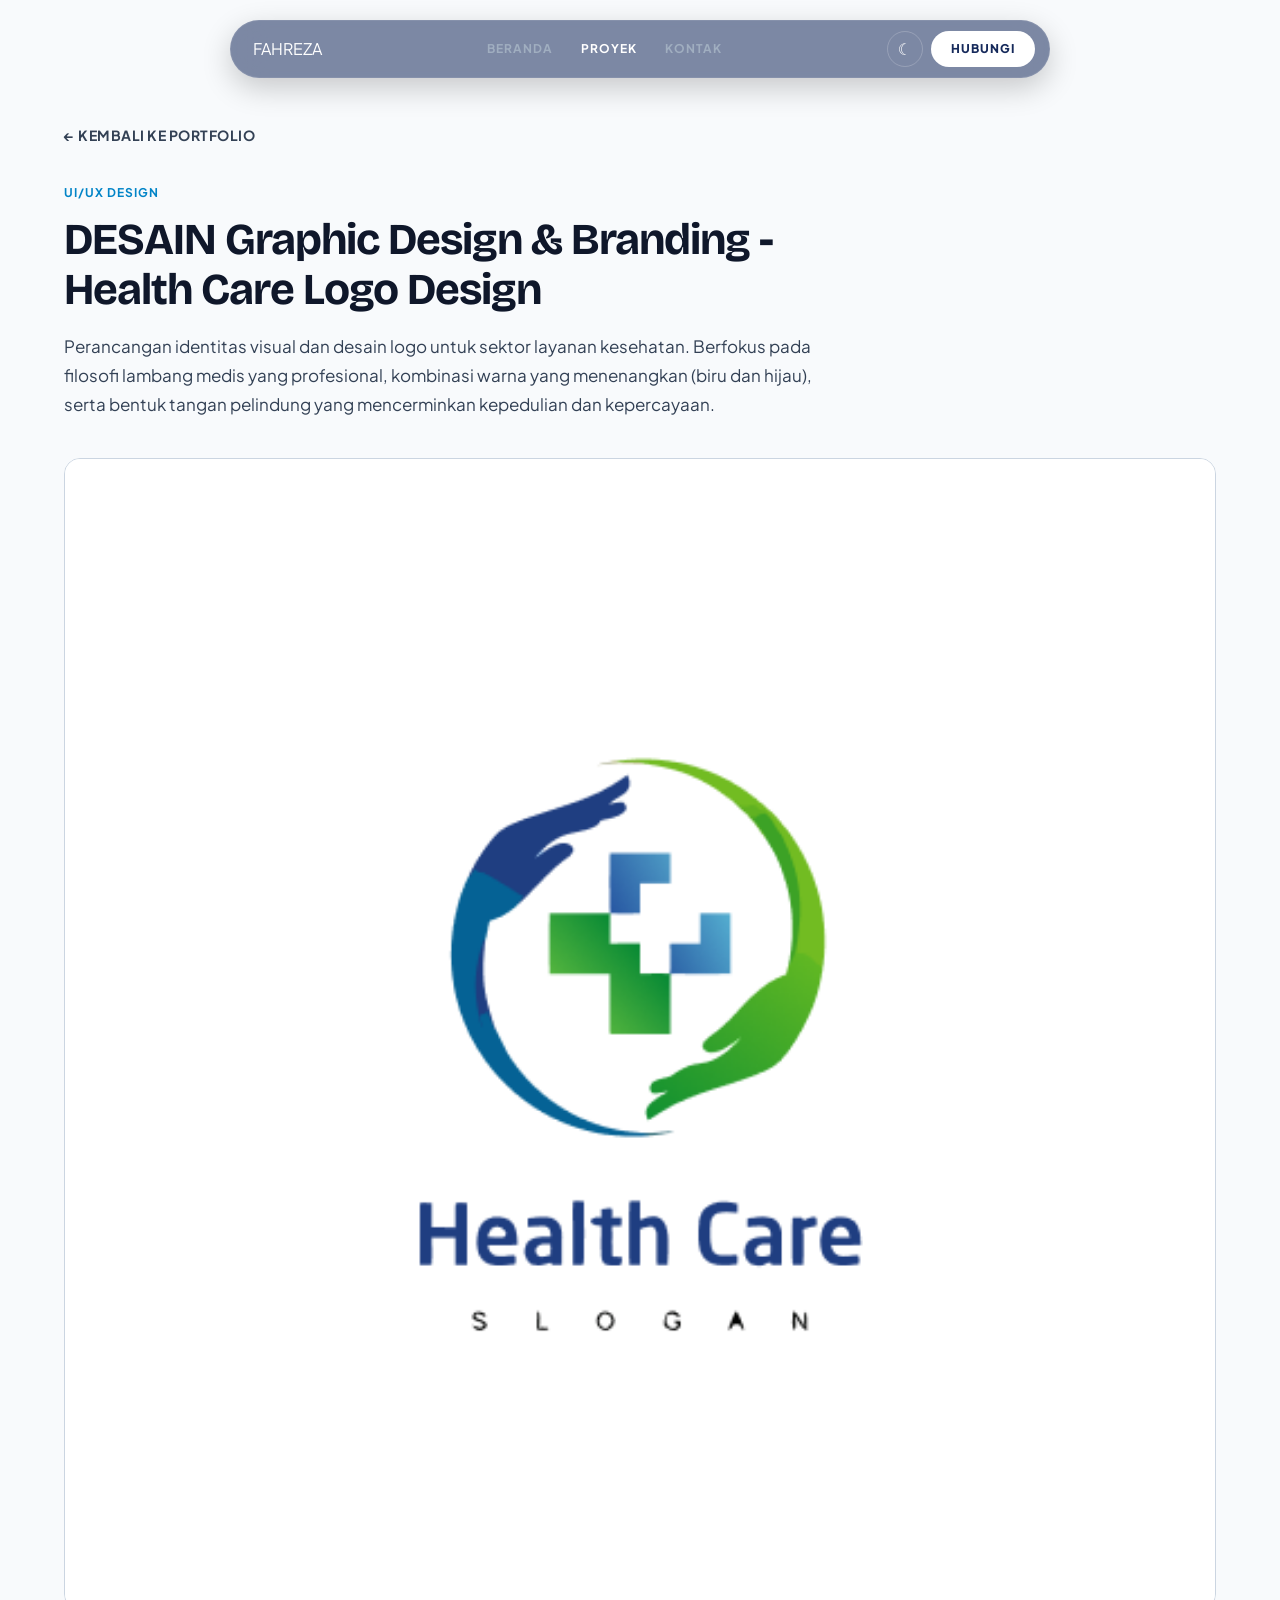
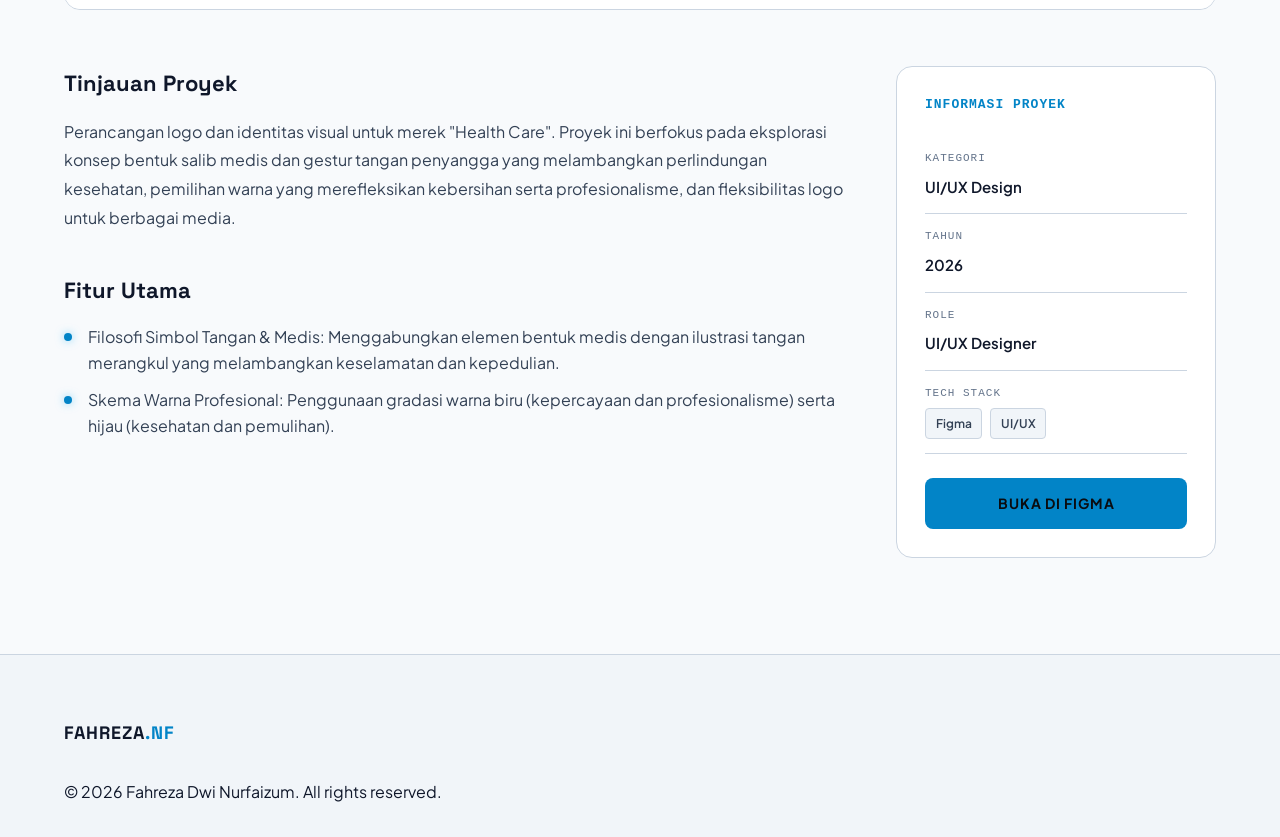
<file: project-detail-10.html>
<!DOCTYPE html>
<html lang="id" data-theme="dark">
<head>
  <meta charset="UTF-8">
  <meta name="viewport" content="width=device-width, initial-scale=1.0">
  <meta name="description" content="Detail Proyek — Fahreza Dwi Nurfaizum Portofolio">
  <meta name="author" content="Fahreza Dwi Nurfaizum">

  <title>Detail Proyek — Fahreza Dwi Nurfaizum</title>

  <!-- Google Fonts Preconnect Hook -->
  <link rel="preconnect" href="https://fonts.googleapis.com">
  <link rel="preconnect" href="https://fonts.gstatic.com" crossorigin>
  <link href="https://fonts.googleapis.com/css2?family=Plus+Jakarta+Sans:wght@400;500;600;700;800&family=Space+Grotesk:wght@500;700&family=Bricolage+Grotesque:opsz,wght@12..96,600..800&family=Reenie+Beanie&display=swap" rel="stylesheet">

  <!-- External Stylesheet Hook -->
  <link rel="stylesheet" href="css/style.css">
</head>
<body>

  <!-- HEADER / NAVBAR (disamakan dengan index.html) -->
  <header class="header-floating" id="header">
    <div class="nav-pill">
      <div class="nav-left">
        <button id="menu-toggle" class="btn-menu-toggle" aria-expanded="false" aria-label="Buka Menu">
          ☰
        </button>
        <a href="index.html#home" class="nav-logo">FAHREZA</a>
      </div>

      <ul class="nav-links" id="nav-menu">
        <li><a href="index.html#home" class="nav-link">BERANDA</a></li>
        <li><a href="index.html#projects" class="nav-link active-link">PROYEK</a></li>
        <li><a href="index.html#contact" class="nav-link">KONTAK</a></li>
      </ul>

      <div class="nav-actions">
        <button id="theme-toggle" class="btn-theme" aria-label="Ubah Tema">
          <span class="theme-icon">☼</span>
        </button>
        <a href="index.html#contact" class="btn-pill-cta">HUBUNGI</a>
      </div>
    </div>
  </header>

  <main id="main-content" class="project-detail-page">
    <section class="section project-detail-hero">
      <div class="container">

        <a href="index.html#projects" class="back-link">← KEMBALI KE PORTFOLIO</a>

        <header class="detail-header">
          <span class="project-category" id="detail-category">UI/UX DESIGN</span>
          <h1 class="detail-title" id="detail-title">DESAIN Graphic Design & Branding - Health Care Logo Design</h1>
          <p class="detail-subtitle" id="detail-subtitle">Perancangan identitas visual dan desain logo untuk sektor layanan kesehatan. Berfokus pada filosofi lambang medis yang profesional, kombinasi warna yang menenangkan (biru dan hijau), serta bentuk tangan pelindung yang mencerminkan kepedulian dan kepercayaan.</p>
        </header>

        <div class="detail-cover">
          <img src="assets/images/projects/project-10.jpg" alt="Pratinjau Desain UI/UX Aplikasi Mobile" id="detail-image" class="detail-img">
        </div>

        <div class="detail-grid">

          <div class="detail-main-content">
            <h2 class="detail-heading">Tinjauan Proyek</h2>
            <p id="detail-overview">
              Perancangan logo dan identitas visual untuk merek "Health Care". Proyek ini berfokus pada eksplorasi konsep bentuk salib medis dan gestur tangan penyangga yang melambangkan perlindungan kesehatan, pemilihan warna yang merefleksikan kebersihan serta profesionalisme, dan fleksibilitas logo untuk berbagai media.
            </p>

            <h2 class="detail-heading">Fitur Utama</h2>
            <ul class="detail-features" id="detail-features">
              <li>Filosofi Simbol Tangan & Medis: Menggabungkan elemen bentuk medis dengan ilustrasi tangan merangkul yang melambangkan keselamatan dan kepedulian.</li>
              <li>Skema Warna Profesional: Penggunaan gradasi warna biru (kepercayaan dan profesionalisme) serta hijau (kesehatan dan pemulihan).</li>
            </ul>
          </div>

          <aside class="detail-sidebar">
            <div class="sidebar-box">
              <h3 class="sidebar-title">INFORMASI PROYEK</h3>

              <div class="meta-group">
                <span class="meta-label">KATEGORI</span>
                <span class="meta-val" id="meta-cat">UI/UX Design</span>
              </div>

              <div class="meta-group">
                <span class="meta-label">TAHUN</span>
                <span class="meta-val" id="meta-year">2026</span>
              </div>

              <div class="meta-group">
                <span class="meta-label">ROLE</span>
                <span class="meta-val" id="meta-role">UI/UX Designer</span>
              </div>

              <div class="meta-group">
                <span class="meta-label">TECH STACK</span>
                <div class="tags-wrapper" id="detail-tags">
                  <span class="tag">Figma</span>
                  <span class="tag">UI/UX</span>
                </div>
              </div>

              <div class="sidebar-actions">
                <a href="https://www.figma.com/design/Ti5KyyxXVS5h6HdNOgqcXf/Health-Care-Fahreza-Dwi-Nurfaizum?node-id=41-2&t=lesq20hu6yVxkmSW-1" target="_blank" rel="noopener noreferrer" class="btn btn-primary btn-full" id="link-figma">BUKA DI FIGMA</a>
              </div>
            </div>
          </aside>

        </div>

      </div>
    </section>
  </main>

  <footer class="footer">
    <div class="container footer-container">
      <div class="footer-brand">
        <a href="index.html#home" class="footer-logo">FAHREZA<span class="logo-accent">.NF</span></a>
      </div>
      <p class="copyright">&copy; 2026 Fahreza Dwi Nurfaizum. All rights reserved.</p>
    </div>
  </footer>

  <script src="js/script.js"></script>
</body>
</html>
</file>
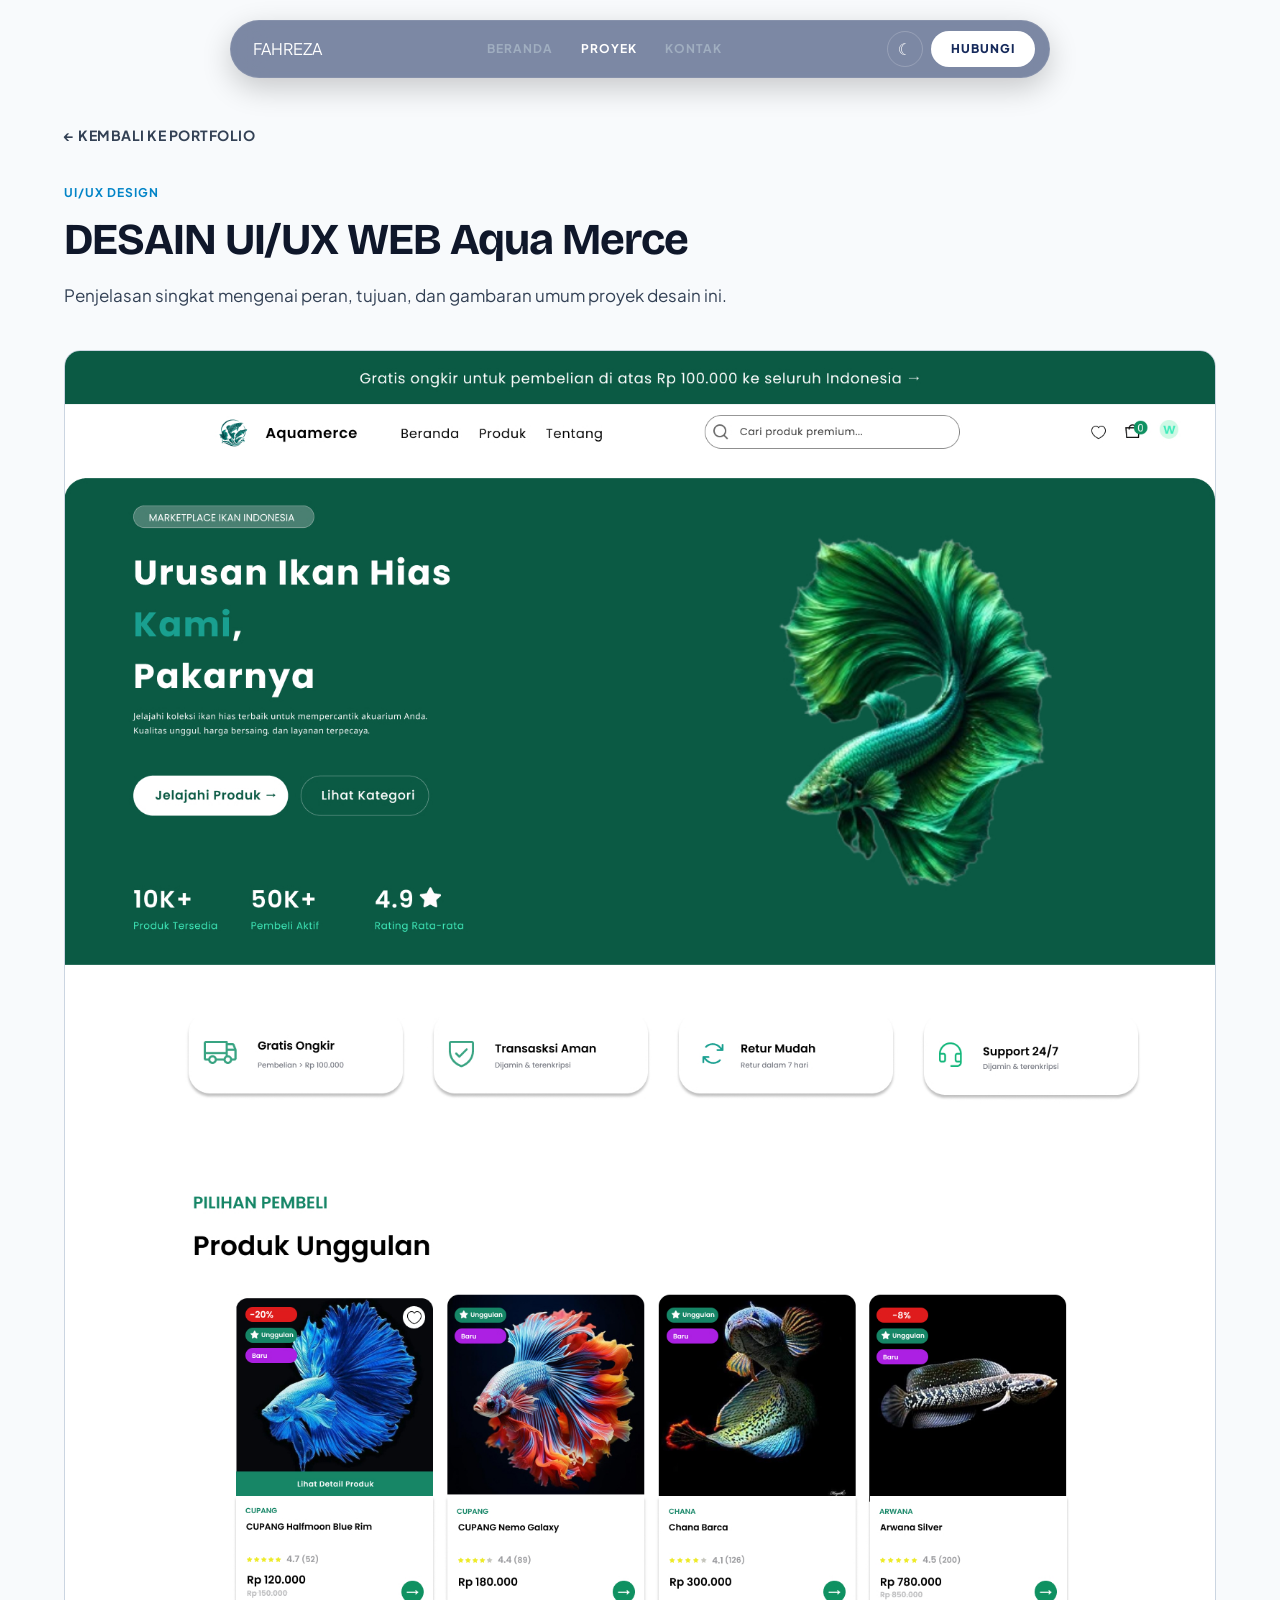
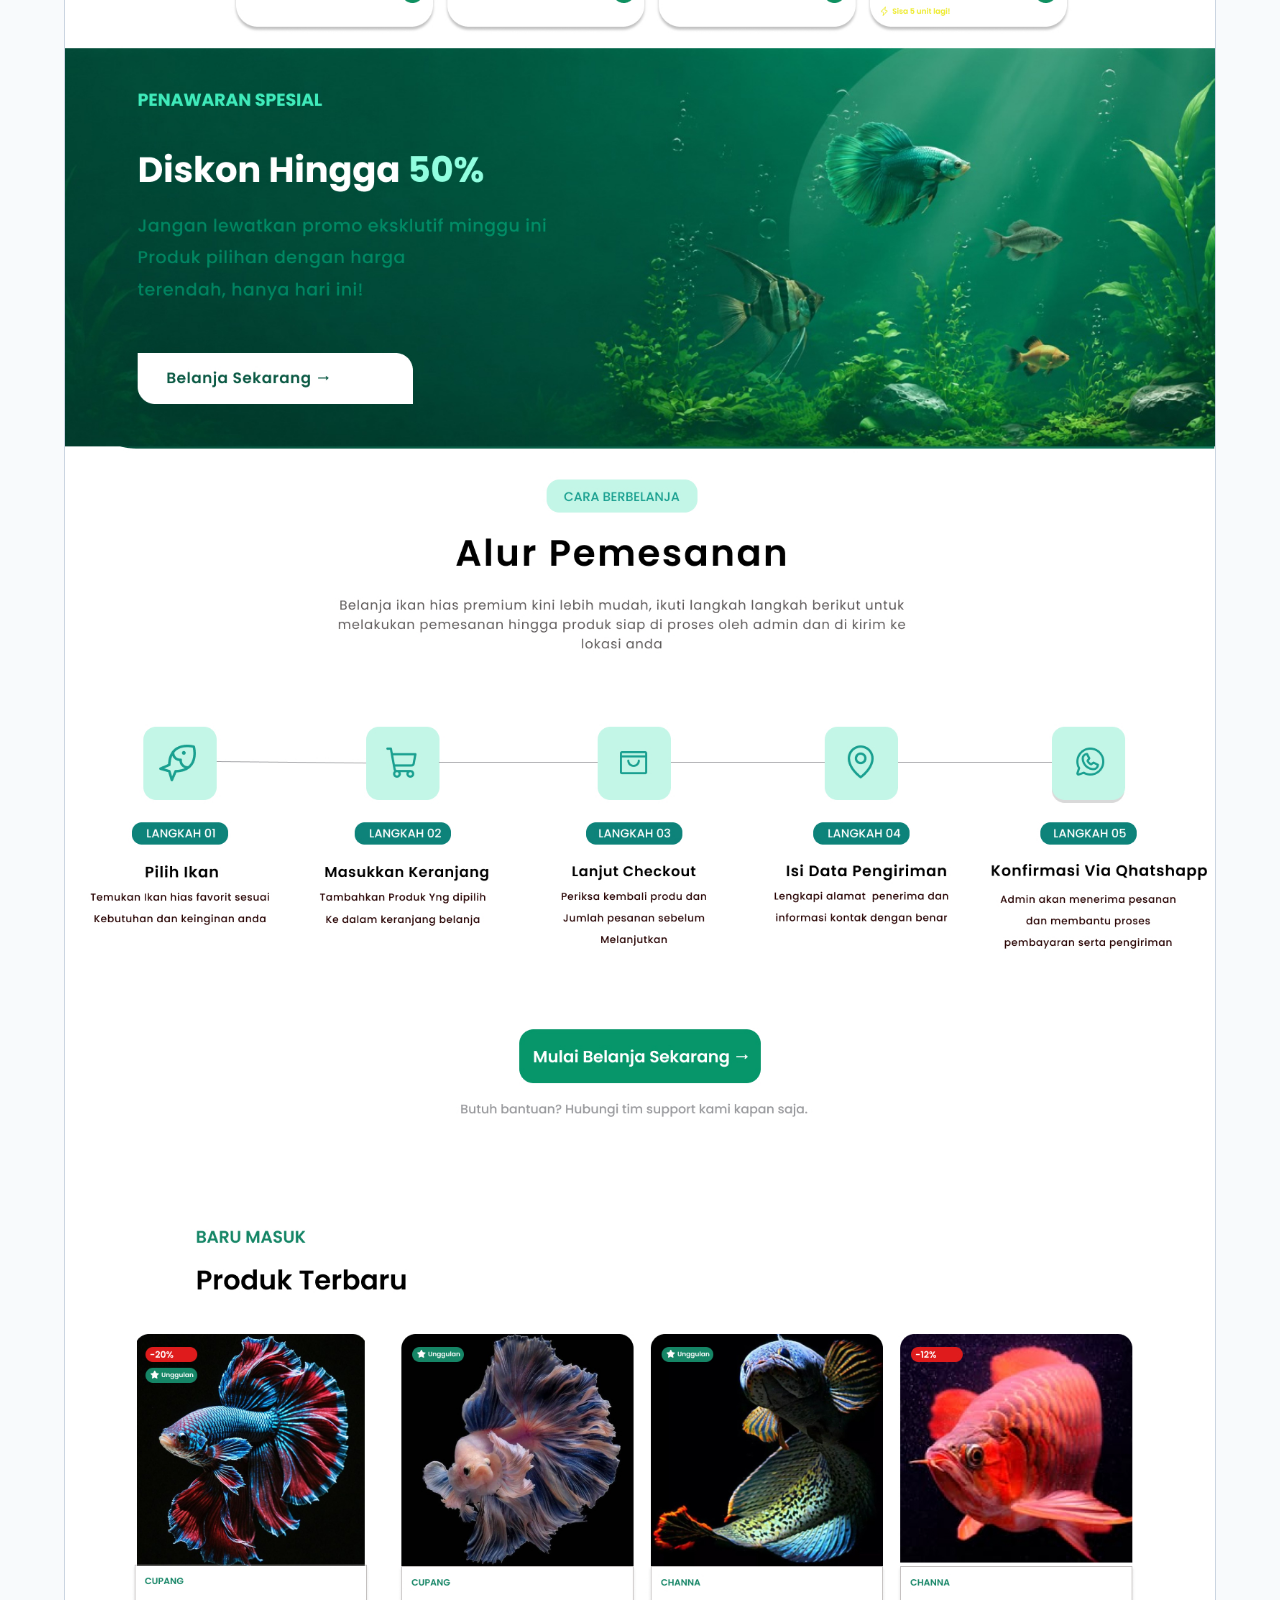
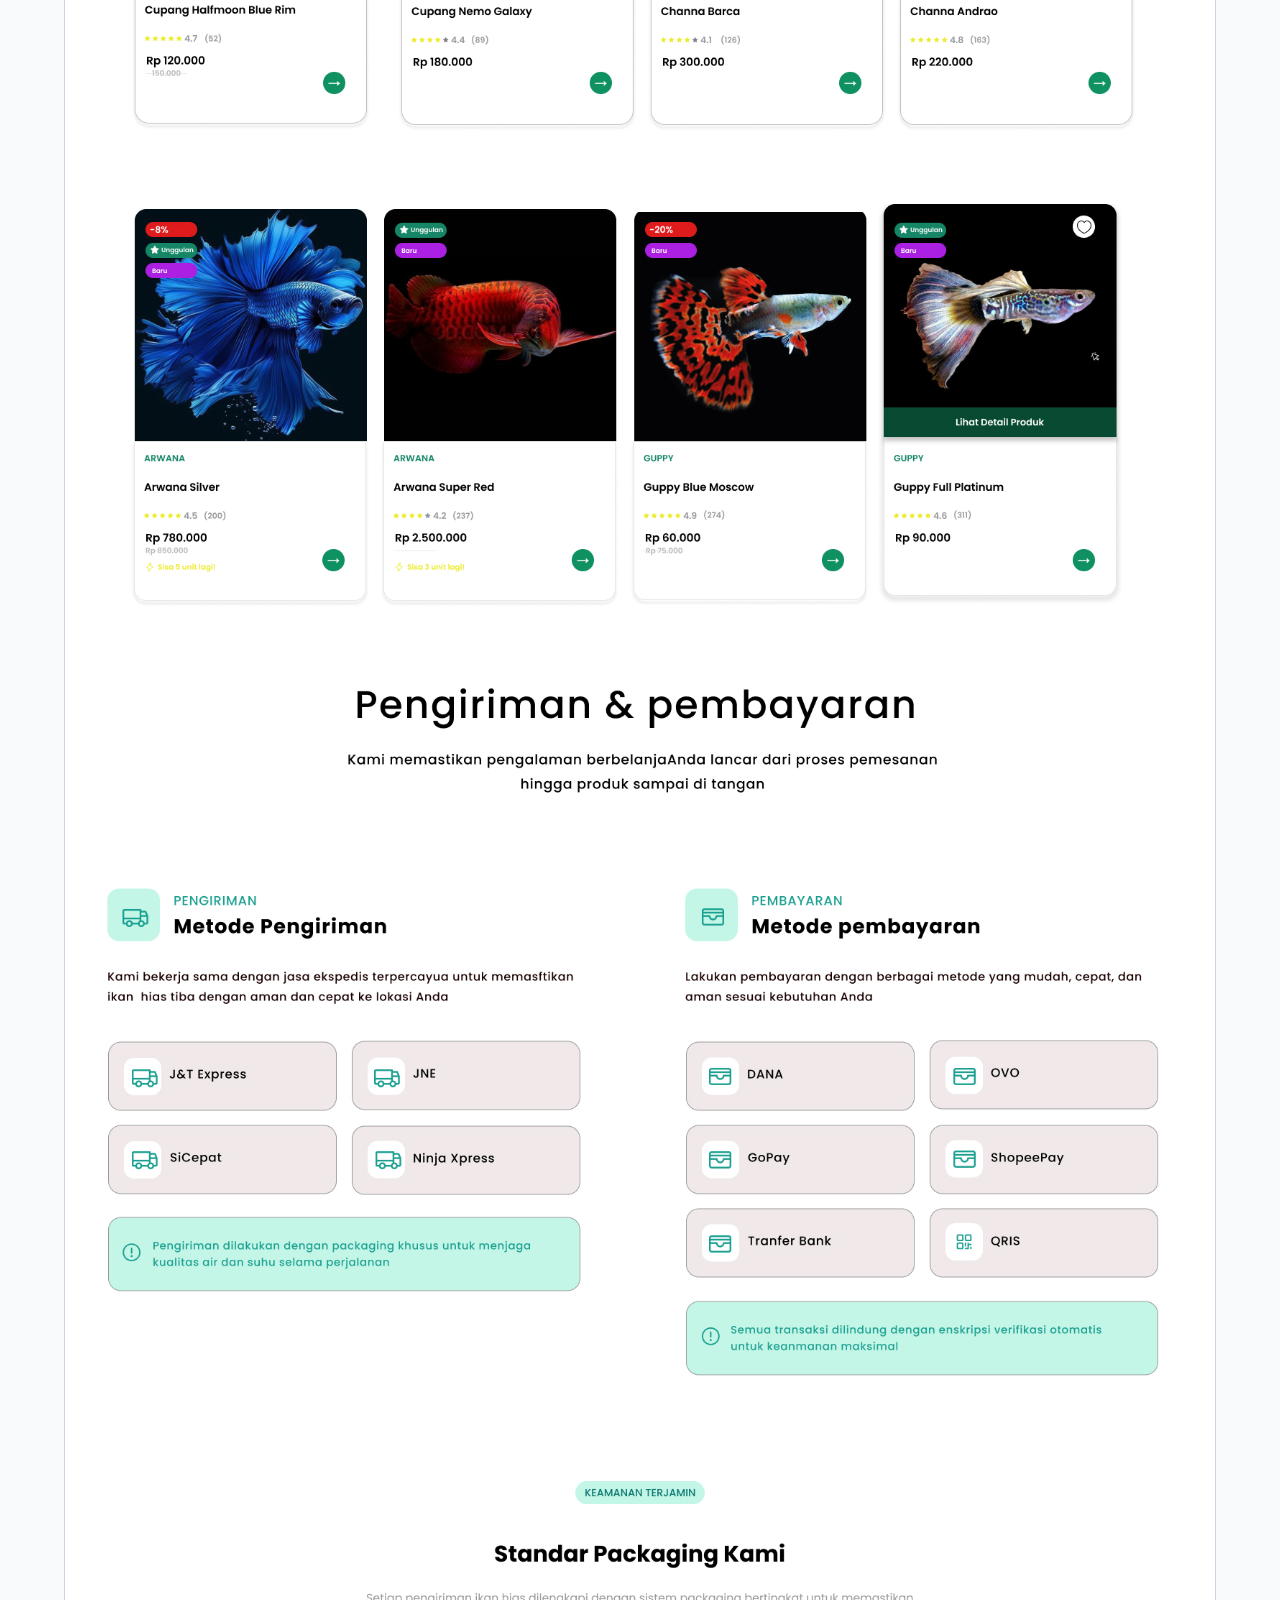
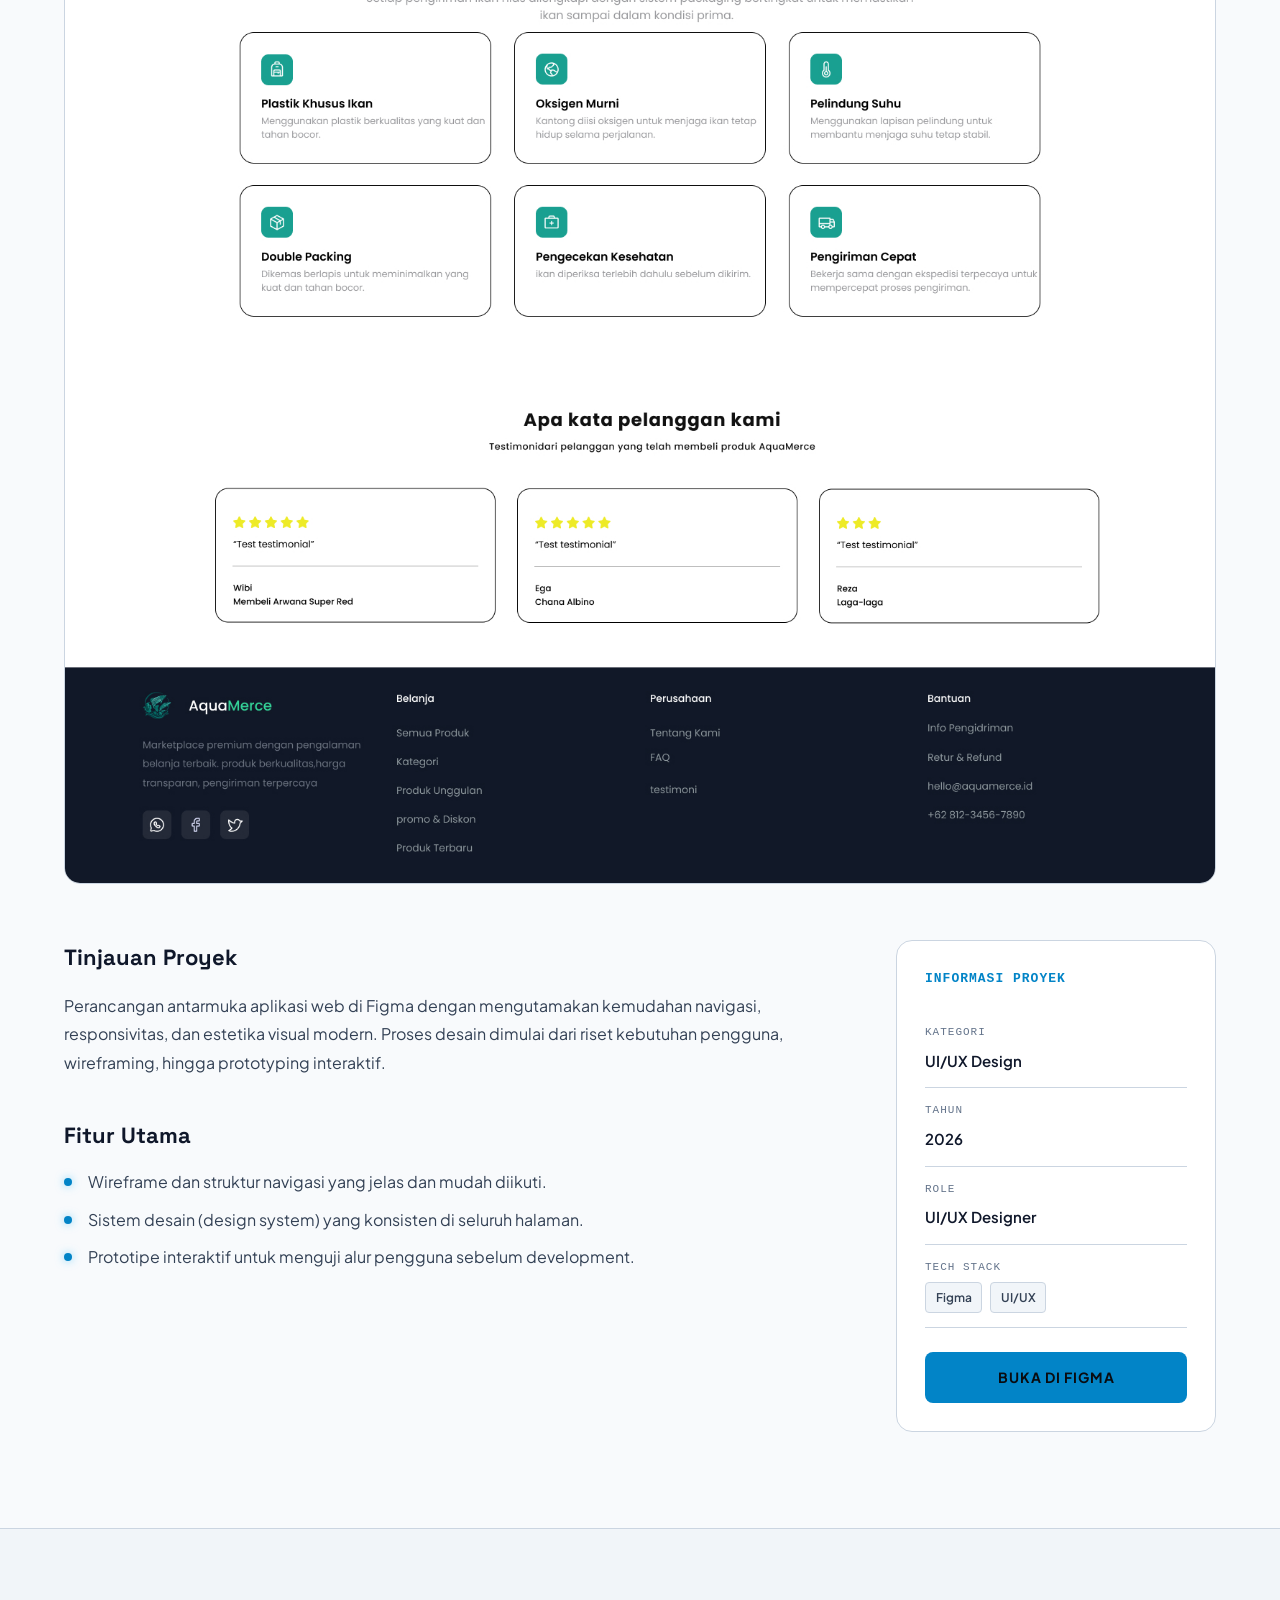
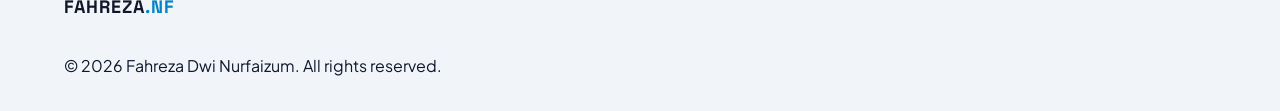
<file: project-detail-2.html>
<!DOCTYPE html>
<html lang="id" data-theme="dark">
<head>
  <meta charset="UTF-8">
  <meta name="viewport" content="width=device-width, initial-scale=1.0">
  <meta name="description" content="Detail Proyek — Fahreza Dwi Nurfaizum Portofolio">
  <meta name="author" content="Fahreza Dwi Nurfaizum">

  <title>Detail Proyek — Fahreza Dwi Nurfaizum</title>

  <!-- Google Fonts Preconnect Hook -->
  <link rel="preconnect" href="https://fonts.googleapis.com">
  <link rel="preconnect" href="https://fonts.gstatic.com" crossorigin>
  <link href="https://fonts.googleapis.com/css2?family=Plus+Jakarta+Sans:wght@400;500;600;700;800&family=Space+Grotesk:wght@500;700&family=Bricolage+Grotesque:opsz,wght@12..96,600..800&family=Reenie+Beanie&display=swap" rel="stylesheet">

  <!-- External Stylesheet Hook -->
  <link rel="stylesheet" href="css/style.css">
</head>
<body>

  <!-- CUSTOM CURSOR -->
  <div class="cursor-dot" id="cursor-dot" aria-hidden="true"></div>
  <div class="cursor-ring" id="cursor-ring" aria-hidden="true"></div>

  <!-- HEADER / NAVBAR (disamakan dengan index.html) -->
  <header class="header-floating" id="header">
    <div class="nav-pill">
      <div class="nav-left">
        <button id="menu-toggle" class="btn-menu-toggle" aria-expanded="false" aria-label="Buka Menu">
          ☰
        </button>
        <a href="index.html#home" class="nav-logo">FAHREZA</a>
      </div>

      <ul class="nav-links" id="nav-menu">
        <li><a href="index.html#home" class="nav-link">BERANDA</a></li>
        <li><a href="index.html#projects" class="nav-link active-link">PROYEK</a></li>
        <li><a href="index.html#contact" class="nav-link">KONTAK</a></li>
      </ul>

      <div class="nav-actions">
        <button id="theme-toggle" class="btn-theme" aria-label="Ubah Tema">
          <span class="theme-icon">☼</span>
        </button>
        <a href="index.html#contact" class="btn-pill-cta">HUBUNGI</a>
      </div>
    </div>
  </header>

  <main id="main-content" class="project-detail-page">
    <section class="section project-detail-hero">
      <div class="container">
        
        <a href="index.html#projects" class="back-link">← KEMBALI KE PORTFOLIO</a>

        <header class="detail-header">
          <span class="project-category" id="detail-category">UI/UX DESIGN</span>
          <h1 class="detail-title" id="detail-title">DESAIN UI/UX WEB Aqua Merce</h1>
          <p class="detail-subtitle" id="detail-subtitle">Penjelasan singkat mengenai peran, tujuan, dan gambaran umum proyek desain ini.</p>
        </header>

        <div class="detail-cover">
          <img src="assets/images/projects/project-2.jpg" alt="Pratinjau Desain UI/UX" id="detail-image" class="detail-img">
        </div>

        <div class="detail-grid">
          
          <div class="detail-main-content">
            <h2 class="detail-heading">Tinjauan Proyek</h2>
            <p id="detail-overview">
              Perancangan antarmuka aplikasi web di Figma dengan mengutamakan kemudahan navigasi, responsivitas, dan estetika visual modern. Proses desain dimulai dari riset kebutuhan pengguna, wireframing, hingga prototyping interaktif.
            </p>

            <h2 class="detail-heading">Fitur Utama</h2>
            <ul class="detail-features" id="detail-features">
              <li>Wireframe dan struktur navigasi yang jelas dan mudah diikuti.</li>
              <li>Sistem desain (design system) yang konsisten di seluruh halaman.</li>
              <li>Prototipe interaktif untuk menguji alur pengguna sebelum development.</li>
            </ul>
          </div>

          <aside class="detail-sidebar">
            <div class="sidebar-box">
              <h3 class="sidebar-title">INFORMASI PROYEK</h3>
              
              <div class="meta-group">
                <span class="meta-label">KATEGORI</span>
                <span class="meta-val" id="meta-cat">UI/UX Design</span>
              </div>

              <div class="meta-group">
                <span class="meta-label">TAHUN</span>
                <span class="meta-val" id="meta-year">2026</span>
              </div>

              <div class="meta-group">
                <span class="meta-label">ROLE</span>
                <span class="meta-val" id="meta-role">UI/UX Designer</span>
              </div>

              <div class="meta-group">
                <span class="meta-label">TECH STACK</span>
                <div class="tags-wrapper" id="detail-tags">
                  <span class="tag">Figma</span>
                  <span class="tag">UI/UX</span>
                </div>
              </div>

              <div class="sidebar-actions">
                <a href="https://www.figma.com/design/8hfosk9Ug8VW22Csr7kccg/Projek-Akhir-Jurusan-PPLG?node-id=112-2&t=s1LTtw2yRxyNXU3n-1" target="_blank" rel="noopener noreferrer" class="btn btn-primary btn-full" id="link-figma">BUKA DI FIGMA</a>
              </div>
            </div>
          </aside>

        </div>

      </div>
    </section>
  </main>

  <footer class="footer">
    <div class="container footer-container">
      <div class="footer-brand">
        <a href="index.html#home" class="footer-logo">FAHREZA<span class="logo-accent">.NF</span></a>
      </div>
      <p class="copyright">&copy; 2026 Fahreza Dwi Nurfaizum. All rights reserved.</p>
    </div>
  </footer>

  <script src="js/script.js"></script>
</body>
</html>
</file>
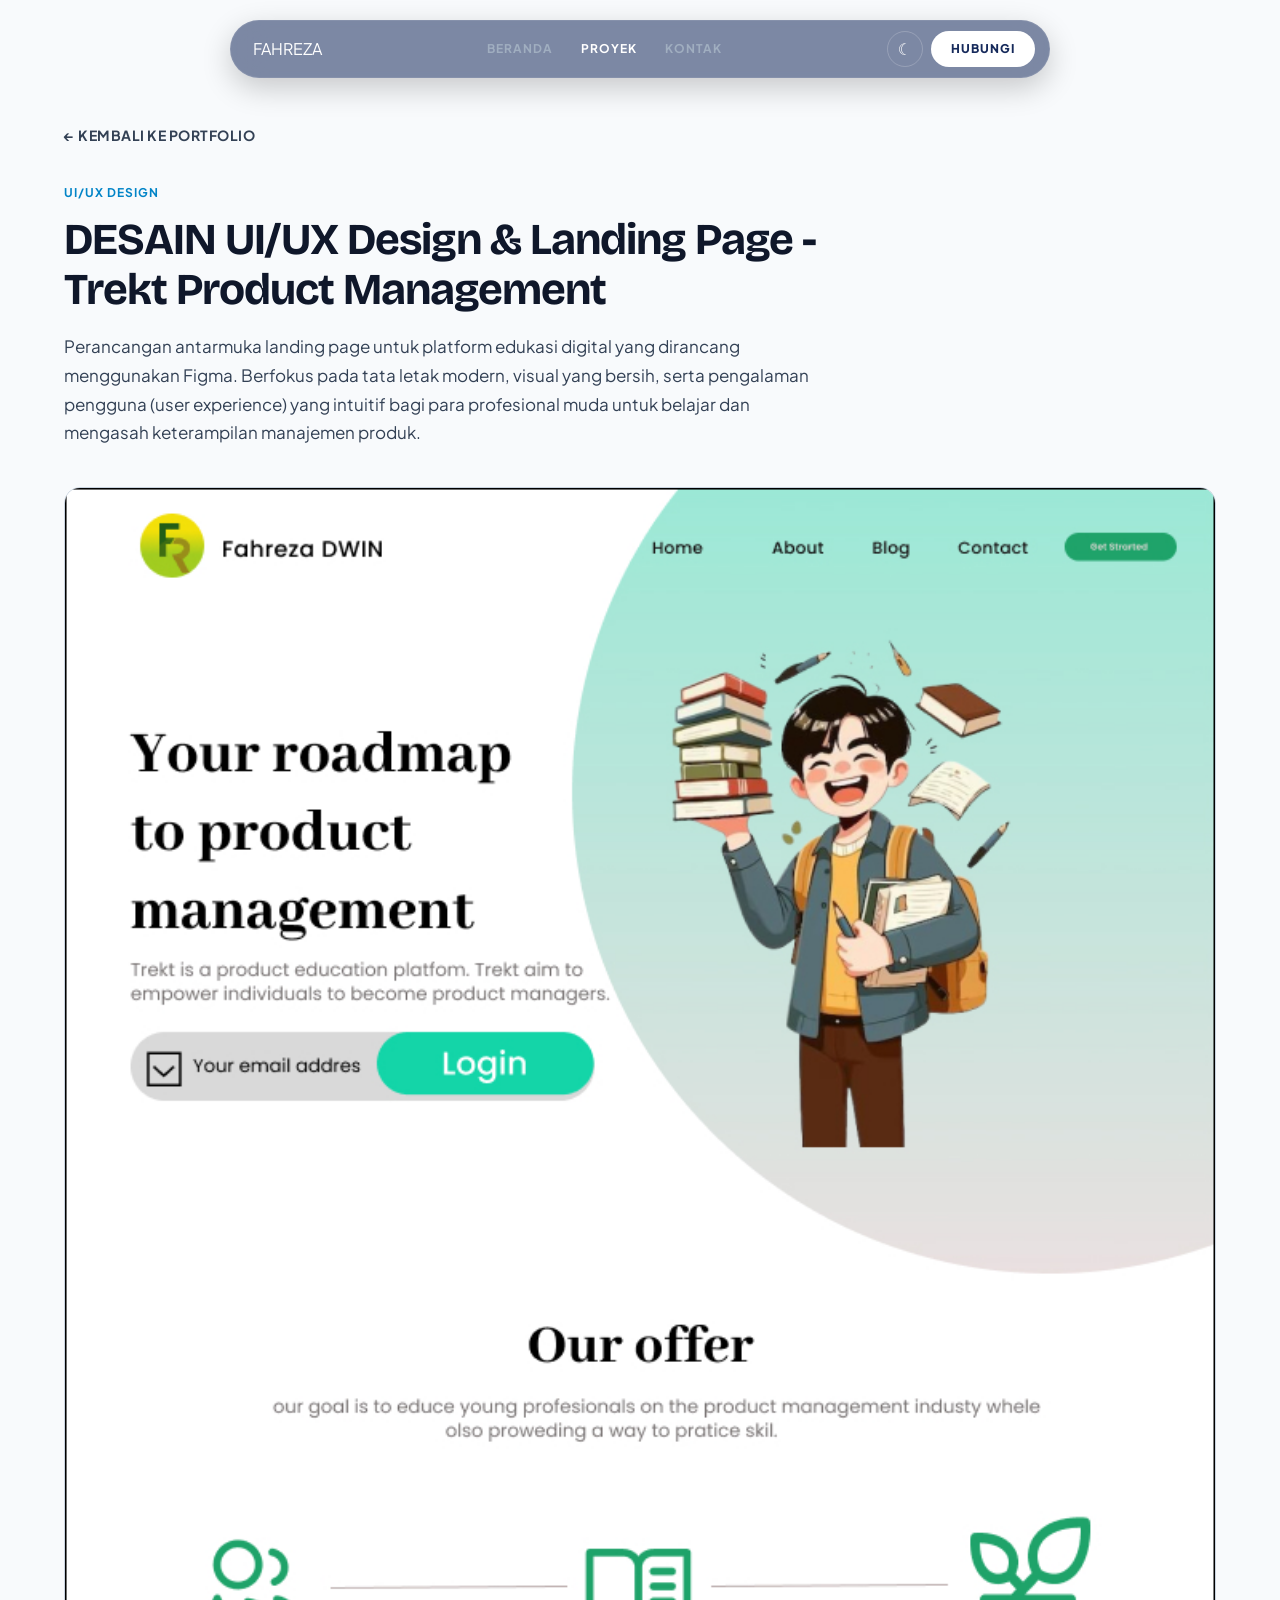
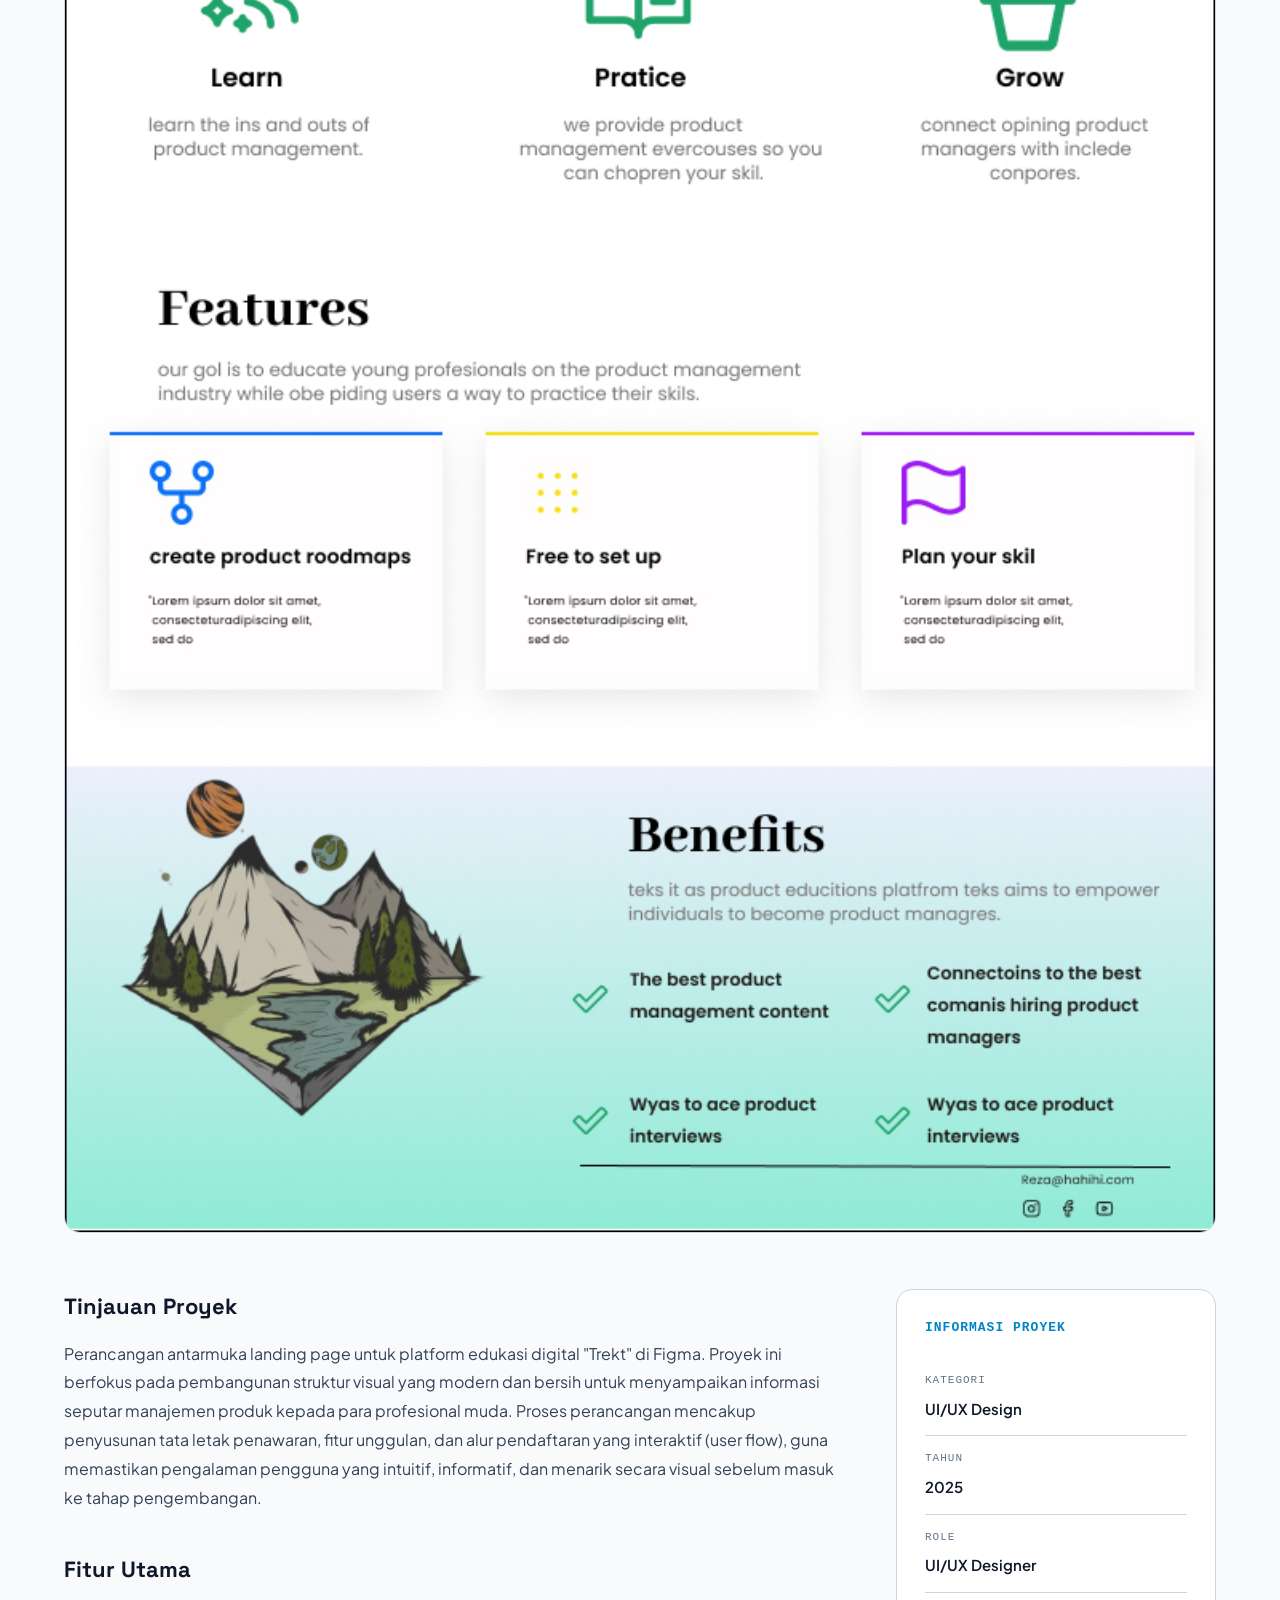
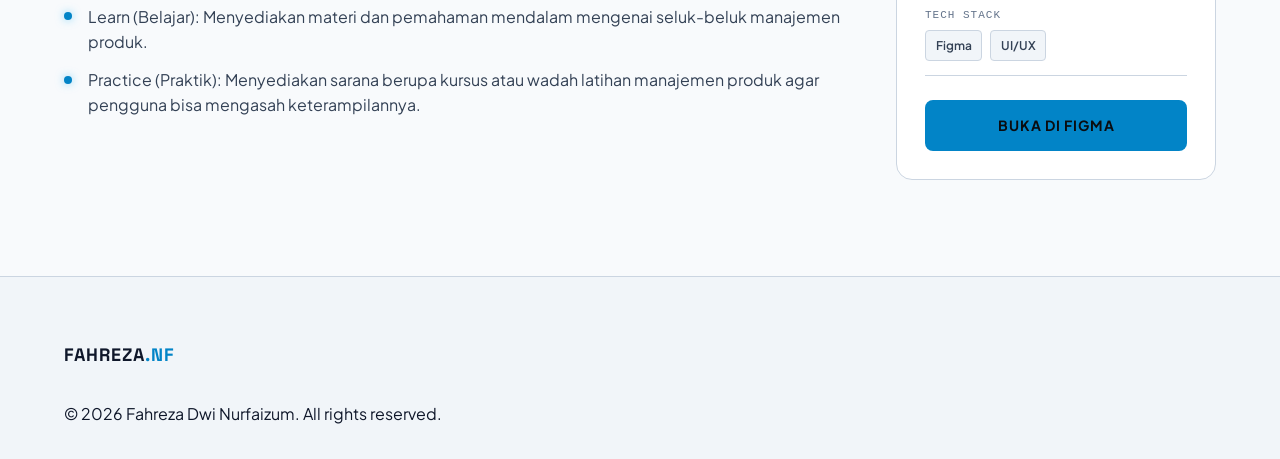
<file: project-detail-3.html>
<!DOCTYPE html>
<html lang="id" data-theme="dark">
<head>
  <meta charset="UTF-8">
  <meta name="viewport" content="width=device-width, initial-scale=1.0">
  <meta name="description" content="Detail Proyek — Fahreza Dwi Nurfaizum Portofolio">
  <meta name="author" content="Fahreza Dwi Nurfaizum">

  <title>Detail Proyek — Fahreza Dwi Nurfaizum</title>

  <!-- Google Fonts Preconnect Hook -->
  <link rel="preconnect" href="https://fonts.googleapis.com">
  <link rel="preconnect" href="https://fonts.gstatic.com" crossorigin>
  <link href="https://fonts.googleapis.com/css2?family=Plus+Jakarta+Sans:wght@400;500;600;700;800&family=Space+Grotesk:wght@500;700&family=Bricolage+Grotesque:opsz,wght@12..96,600..800&family=Reenie+Beanie&display=swap" rel="stylesheet">

  <!-- External Stylesheet Hook -->
  <link rel="stylesheet" href="css/style.css">
</head>
<body>

  <!-- HEADER / NAVBAR (disamakan dengan index.html) -->
  <header class="header-floating" id="header">
    <div class="nav-pill">
      <div class="nav-left">
        <button id="menu-toggle" class="btn-menu-toggle" aria-expanded="false" aria-label="Buka Menu">
          ☰
        </button>
        <a href="index.html#home" class="nav-logo">FAHREZA</a>
      </div>

      <ul class="nav-links" id="nav-menu">
        <li><a href="index.html#home" class="nav-link">BERANDA</a></li>
        <li><a href="index.html#projects" class="nav-link active-link">PROYEK</a></li>
        <li><a href="index.html#contact" class="nav-link">KONTAK</a></li>
      </ul>

      <div class="nav-actions">
        <button id="theme-toggle" class="btn-theme" aria-label="Ubah Tema">
          <span class="theme-icon">☼</span>
        </button>
        <a href="index.html#contact" class="btn-pill-cta">HUBUNGI</a>
      </div>
    </div>
  </header>

  <main id="main-content" class="project-detail-page">
    <section class="section project-detail-hero">
      <div class="container">

        <a href="index.html#projects" class="back-link">← KEMBALI KE PORTFOLIO</a>

        <header class="detail-header">
          <span class="project-category" id="detail-category">UI/UX DESIGN</span>
          <h1 class="detail-title" id="detail-title">DESAIN UI/UX Design & Landing Page - Trekt Product Management</h1>
          <p class="detail-subtitle" id="detail-subtitle">Perancangan antarmuka landing page untuk platform edukasi digital yang dirancang menggunakan Figma. Berfokus pada tata letak modern, visual yang bersih, serta pengalaman pengguna (user experience) yang intuitif bagi para profesional muda untuk belajar dan mengasah keterampilan manajemen produk.</p>
        </header>

        <div class="detail-cover">
          <img src="assets/images/projects/project-3.jpg" alt="Pratinjau Desain UI/UX Aplikasi Mobile" id="detail-image" class="detail-img">
        </div>

        <div class="detail-grid">

          <div class="detail-main-content">
            <h2 class="detail-heading">Tinjauan Proyek</h2>
            <p id="detail-overview">
              Perancangan antarmuka landing page untuk platform edukasi digital "Trekt" di Figma. Proyek ini berfokus pada pembangunan struktur visual yang modern dan bersih untuk menyampaikan informasi seputar manajemen produk kepada para profesional muda. Proses perancangan mencakup penyusunan tata letak penawaran, fitur unggulan, dan alur pendaftaran yang interaktif (user flow), guna memastikan pengalaman pengguna yang intuitif, informatif, dan menarik secara visual sebelum masuk ke tahap pengembangan.
            </p>

            <h2 class="detail-heading">Fitur Utama</h2>
            <ul class="detail-features" id="detail-features">
              <li>Learn (Belajar): Menyediakan materi dan pemahaman mendalam mengenai seluk-beluk manajemen produk.</li>
              <li>Practice (Praktik): Menyediakan sarana berupa kursus atau wadah latihan manajemen produk agar pengguna bisa mengasah keterampilannya.</li>
            </ul>
          </div>

          <aside class="detail-sidebar">
            <div class="sidebar-box">
              <h3 class="sidebar-title">INFORMASI PROYEK</h3>

              <div class="meta-group">
                <span class="meta-label">KATEGORI</span>
                <span class="meta-val" id="meta-cat">UI/UX Design</span>
              </div>

              <div class="meta-group">
                <span class="meta-label">TAHUN</span>
                <span class="meta-val" id="meta-year">2025</span>
              </div>

              <div class="meta-group">
                <span class="meta-label">ROLE</span>
                <span class="meta-val" id="meta-role">UI/UX Designer</span>
              </div>

              <div class="meta-group">
                <span class="meta-label">TECH STACK</span>
                <div class="tags-wrapper" id="detail-tags">
                  <span class="tag">Figma</span>
                  <span class="tag">UI/UX</span>
                </div>
              </div>

              <div class="sidebar-actions">
                <a href="https://www.figma.com/design/ZXq42jxpT8TouuA2ardgq1/XI-PPLG-1-Fahreza-Dwi-N.F?node-id=1-2&t=95lZLi2ilNsr1kSZ-1" target="_blank" rel="noopener noreferrer" class="btn btn-primary btn-full" id="link-figma">BUKA DI FIGMA</a>
              </div>
            </div>
          </aside>

        </div>

      </div>
    </section>
  </main>

  <footer class="footer">
    <div class="container footer-container">
      <div class="footer-brand">
        <a href="index.html#home" class="footer-logo">FAHREZA<span class="logo-accent">.NF</span></a>
      </div>
      <p class="copyright">&copy; 2026 Fahreza Dwi Nurfaizum. All rights reserved.</p>
    </div>
  </footer>

  <script src="js/script.js"></script>
</body>
</html>
</file>
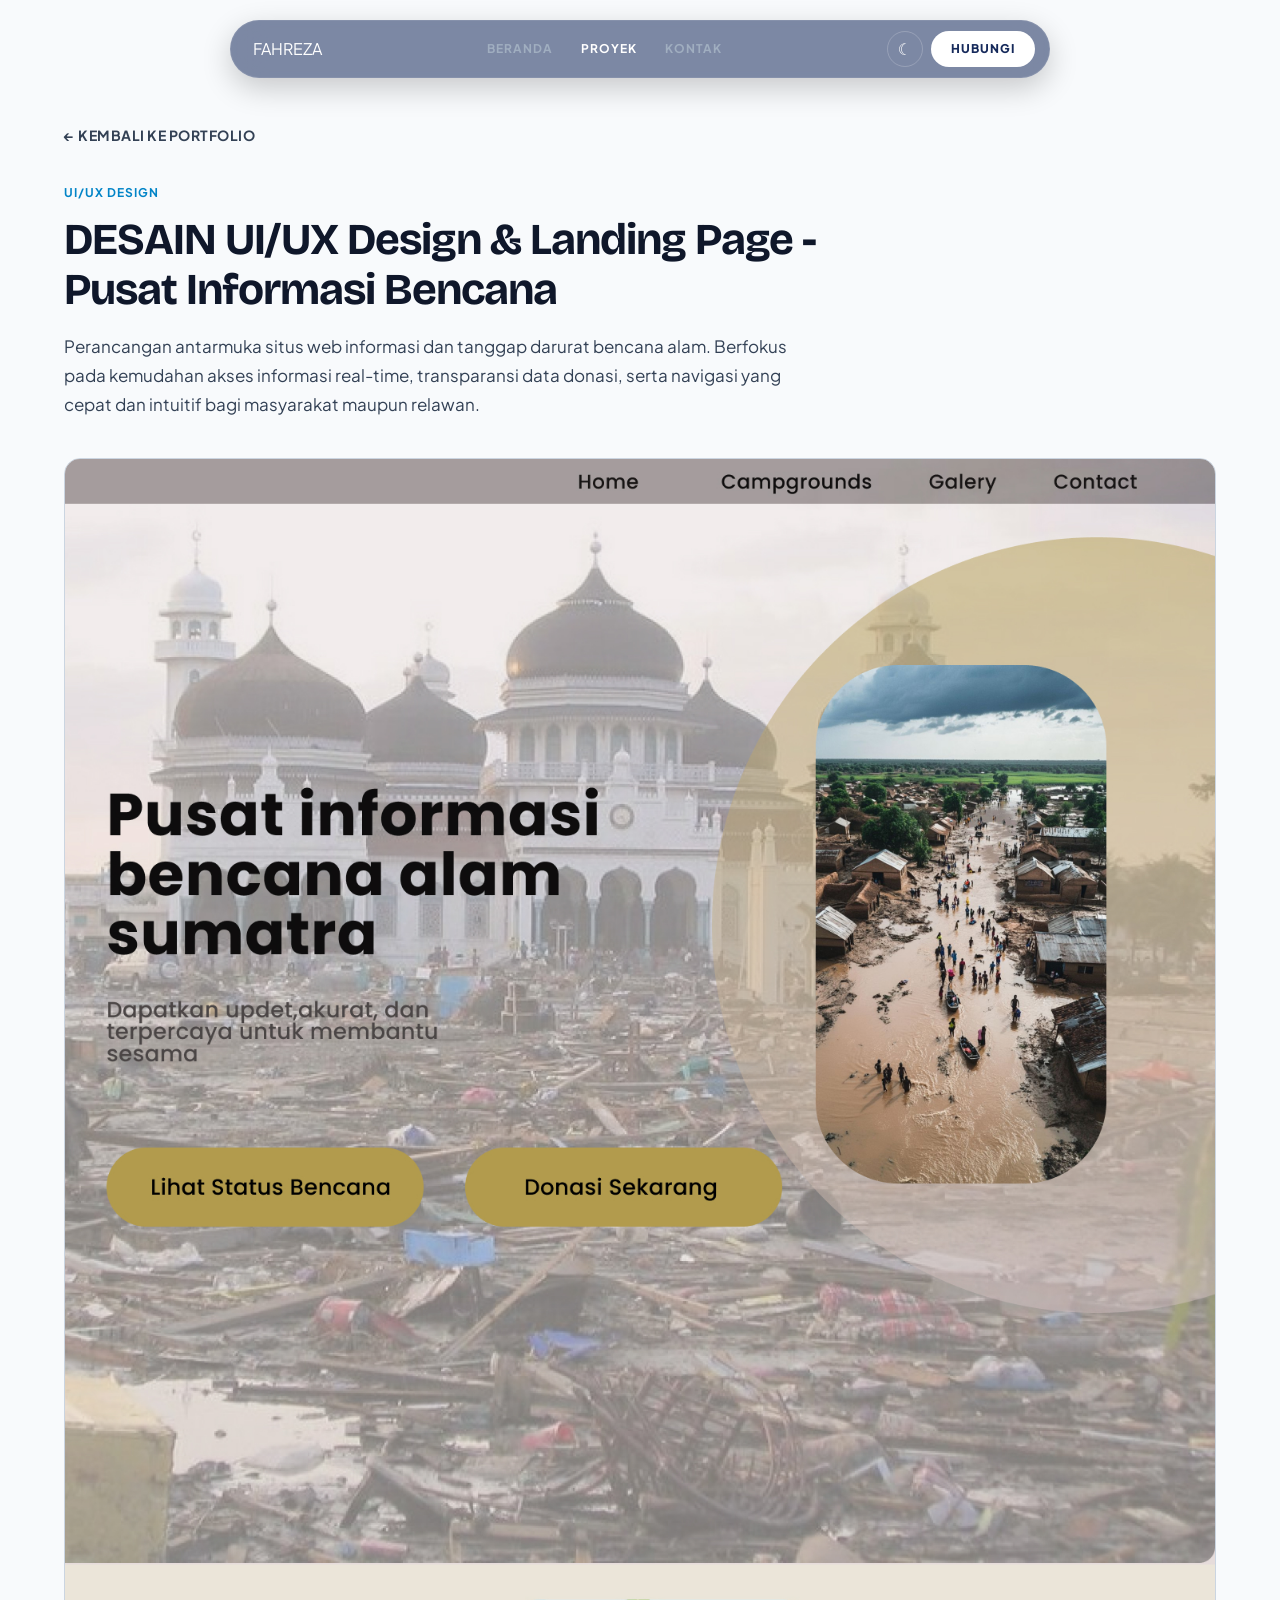
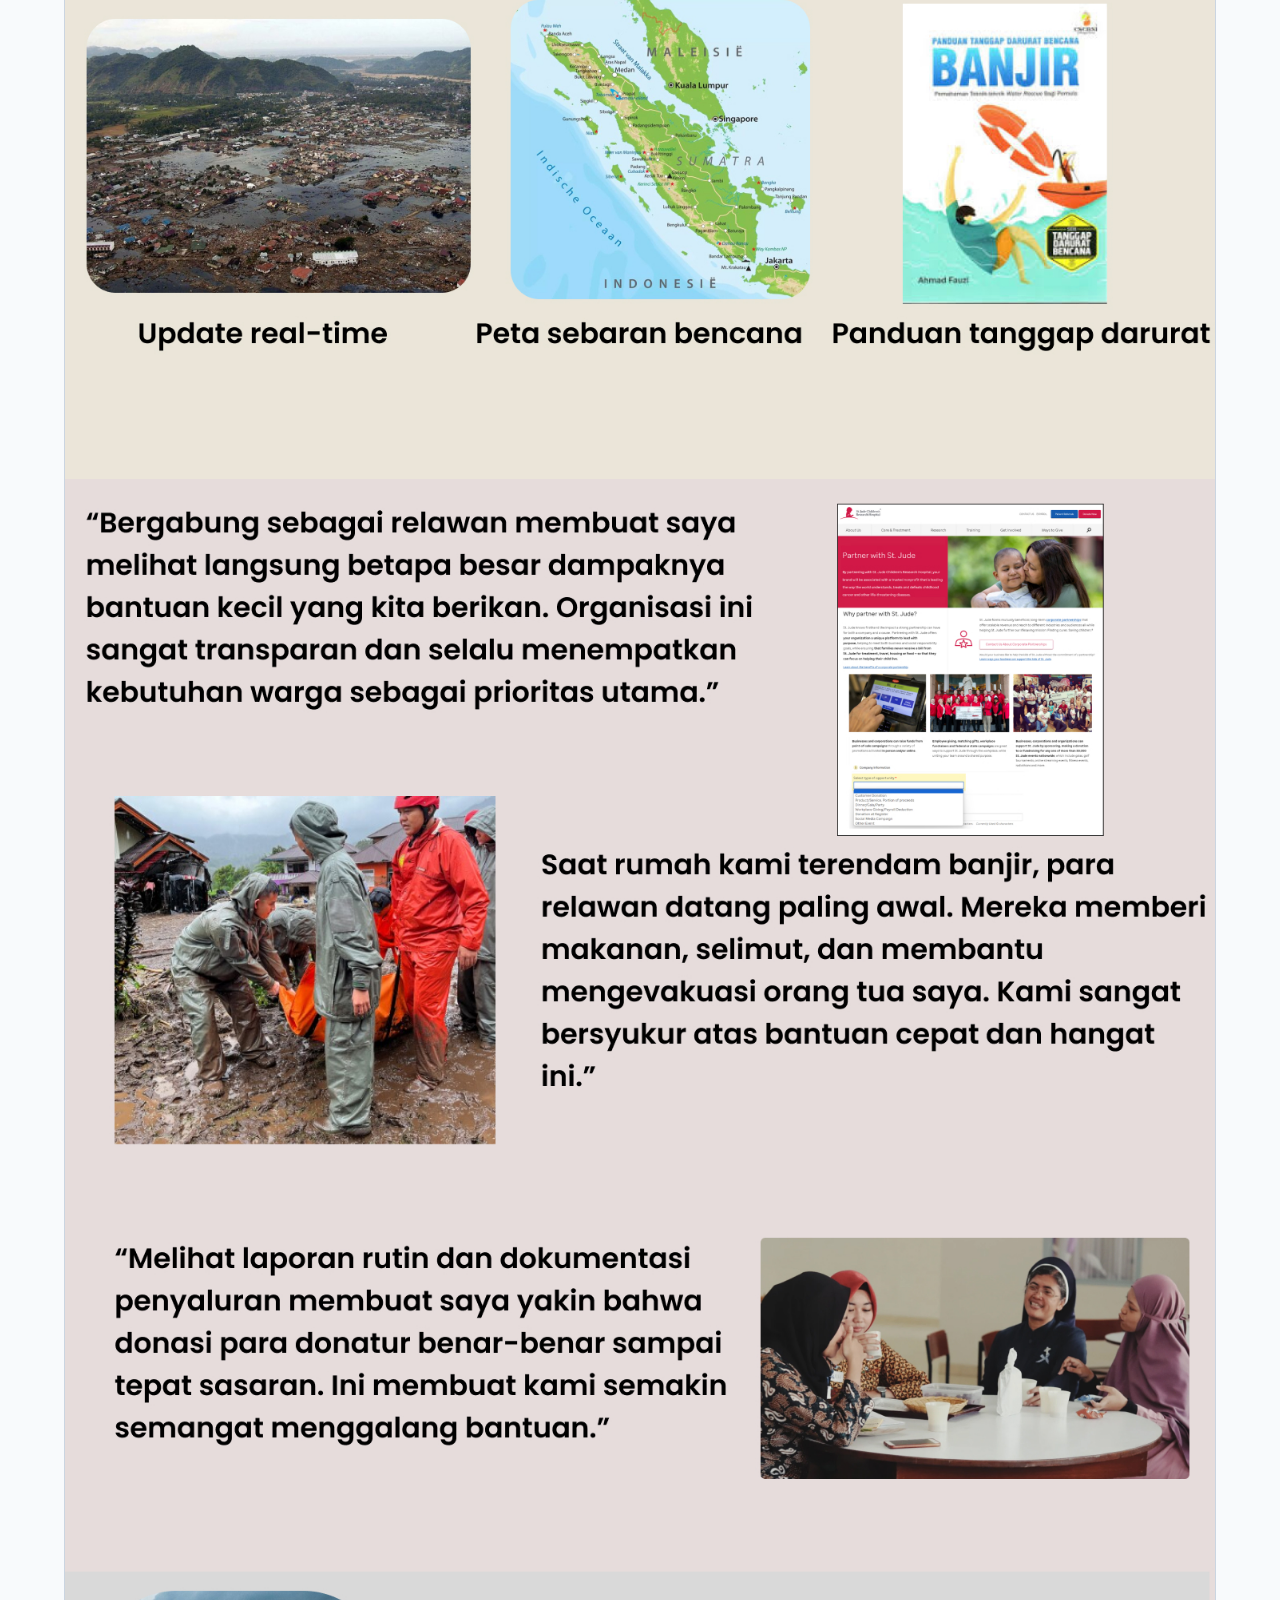
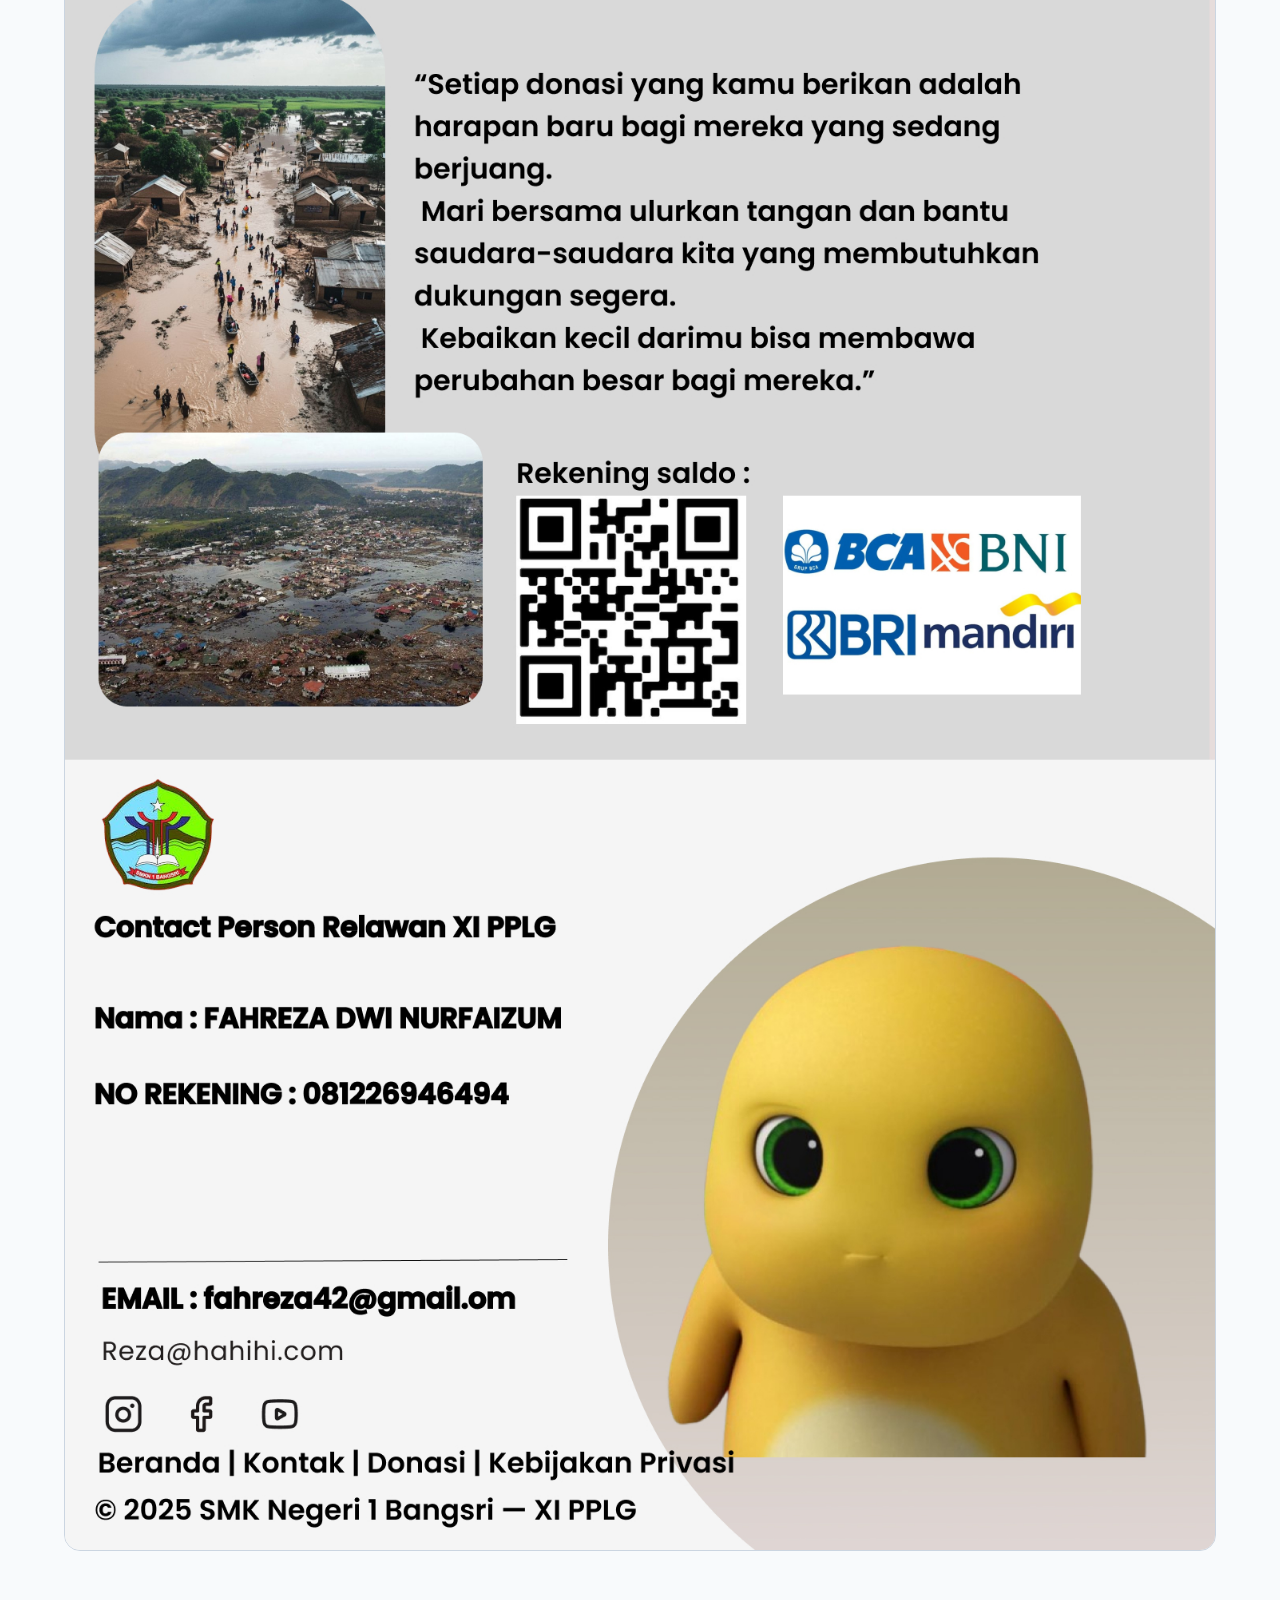
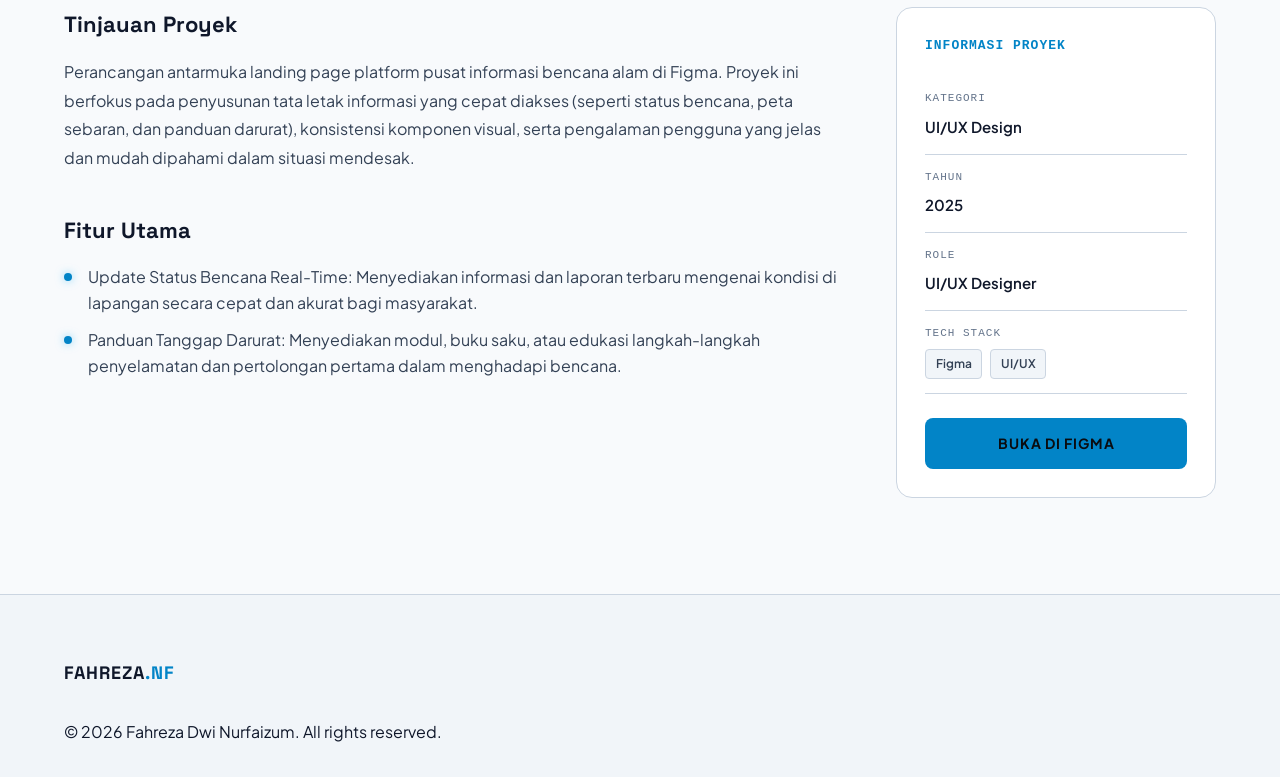
<file: project-detail-4.html>
<!DOCTYPE html>
<html lang="id" data-theme="dark">
<head>
  <meta charset="UTF-8">
  <meta name="viewport" content="width=device-width, initial-scale=1.0">
  <meta name="description" content="Detail Proyek — Fahreza Dwi Nurfaizum Portofolio">
  <meta name="author" content="Fahreza Dwi Nurfaizum">

  <title>Detail Proyek — Fahreza Dwi Nurfaizum</title>

  <!-- Google Fonts Preconnect Hook -->
  <link rel="preconnect" href="https://fonts.googleapis.com">
  <link rel="preconnect" href="https://fonts.gstatic.com" crossorigin>
  <link href="https://fonts.googleapis.com/css2?family=Plus+Jakarta+Sans:wght@400;500;600;700;800&family=Space+Grotesk:wght@500;700&family=Bricolage+Grotesque:opsz,wght@12..96,600..800&family=Reenie+Beanie&display=swap" rel="stylesheet">

  <!-- External Stylesheet Hook -->
  <link rel="stylesheet" href="css/style.css">
</head>
<body>

  <!-- HEADER / NAVBAR (disamakan dengan index.html) -->
  <header class="header-floating" id="header">
    <div class="nav-pill">
      <div class="nav-left">
        <button id="menu-toggle" class="btn-menu-toggle" aria-expanded="false" aria-label="Buka Menu">
          ☰
        </button>
        <a href="index.html#home" class="nav-logo">FAHREZA</a>
      </div>

      <ul class="nav-links" id="nav-menu">
        <li><a href="index.html#home" class="nav-link">BERANDA</a></li>
        <li><a href="index.html#projects" class="nav-link active-link">PROYEK</a></li>
        <li><a href="index.html#contact" class="nav-link">KONTAK</a></li>
      </ul>

      <div class="nav-actions">
        <button id="theme-toggle" class="btn-theme" aria-label="Ubah Tema">
          <span class="theme-icon">☼</span>
        </button>
        <a href="index.html#contact" class="btn-pill-cta">HUBUNGI</a>
      </div>
    </div>
  </header>

  <main id="main-content" class="project-detail-page">
    <section class="section project-detail-hero">
      <div class="container">

        <a href="index.html#projects" class="back-link">← KEMBALI KE PORTFOLIO</a>

        <header class="detail-header">
          <span class="project-category" id="detail-category">UI/UX DESIGN</span>
          <h1 class="detail-title" id="detail-title">DESAIN UI/UX Design & Landing Page - Pusat Informasi Bencana</h1>
          <p class="detail-subtitle" id="detail-subtitle">Perancangan antarmuka situs web informasi dan tanggap darurat bencana alam. Berfokus pada kemudahan akses informasi real-time, transparansi data donasi, serta navigasi yang cepat dan intuitif bagi masyarakat maupun relawan.</p>
        </header>

        <div class="detail-cover">
          <img src="assets/images/projects/project-4.jpg" alt="Pratinjau Desain UI/UX Aplikasi Mobile" id="detail-image" class="detail-img">
        </div>

        <div class="detail-grid">

          <div class="detail-main-content">
            <h2 class="detail-heading">Tinjauan Proyek</h2>
            <p id="detail-overview">
              Perancangan antarmuka landing page platform pusat informasi bencana alam di Figma. Proyek ini berfokus pada penyusunan tata letak informasi yang cepat diakses (seperti status bencana, peta sebaran, dan panduan darurat), konsistensi komponen visual, serta pengalaman pengguna yang jelas dan mudah dipahami dalam situasi mendesak.
            </p>

            <h2 class="detail-heading">Fitur Utama</h2>
            <ul class="detail-features" id="detail-features">
              <li>Update Status Bencana Real-Time: Menyediakan informasi dan laporan terbaru mengenai kondisi di lapangan secara cepat dan akurat bagi masyarakat.</li>
              <li>Panduan Tanggap Darurat: Menyediakan modul, buku saku, atau edukasi langkah-langkah penyelamatan dan pertolongan pertama dalam menghadapi bencana.</li>
            </ul>
          </div>

          <aside class="detail-sidebar">
            <div class="sidebar-box">
              <h3 class="sidebar-title">INFORMASI PROYEK</h3>

              <div class="meta-group">
                <span class="meta-label">KATEGORI</span>
                <span class="meta-val" id="meta-cat">UI/UX Design</span>
              </div>

              <div class="meta-group">
                <span class="meta-label">TAHUN</span>
                <span class="meta-val" id="meta-year">2025</span>
              </div>

              <div class="meta-group">
                <span class="meta-label">ROLE</span>
                <span class="meta-val" id="meta-role">UI/UX Designer</span>
              </div>

              <div class="meta-group">
                <span class="meta-label">TECH STACK</span>
                <div class="tags-wrapper" id="detail-tags">
                  <span class="tag">Figma</span>
                  <span class="tag">UI/UX</span>
                </div>
              </div>

              <div class="sidebar-actions">
                <a href="https://www.figma.com/design/LeHROPUypUIDzNduxI50DM/Untitled?node-id=1-2&t=SKU765lW2foKThaY-1" target="_blank" rel="noopener noreferrer" class="btn btn-primary btn-full" id="link-figma">BUKA DI FIGMA</a>
              </div>
            </div>
          </aside>

        </div>

      </div>
    </section>
  </main>

  <footer class="footer">
    <div class="container footer-container">
      <div class="footer-brand">
        <a href="index.html#home" class="footer-logo">FAHREZA<span class="logo-accent">.NF</span></a>
      </div>
      <p class="copyright">&copy; 2026 Fahreza Dwi Nurfaizum. All rights reserved.</p>
    </div>
  </footer>

  <script src="js/script.js"></script>
</body>
</html>
</file>
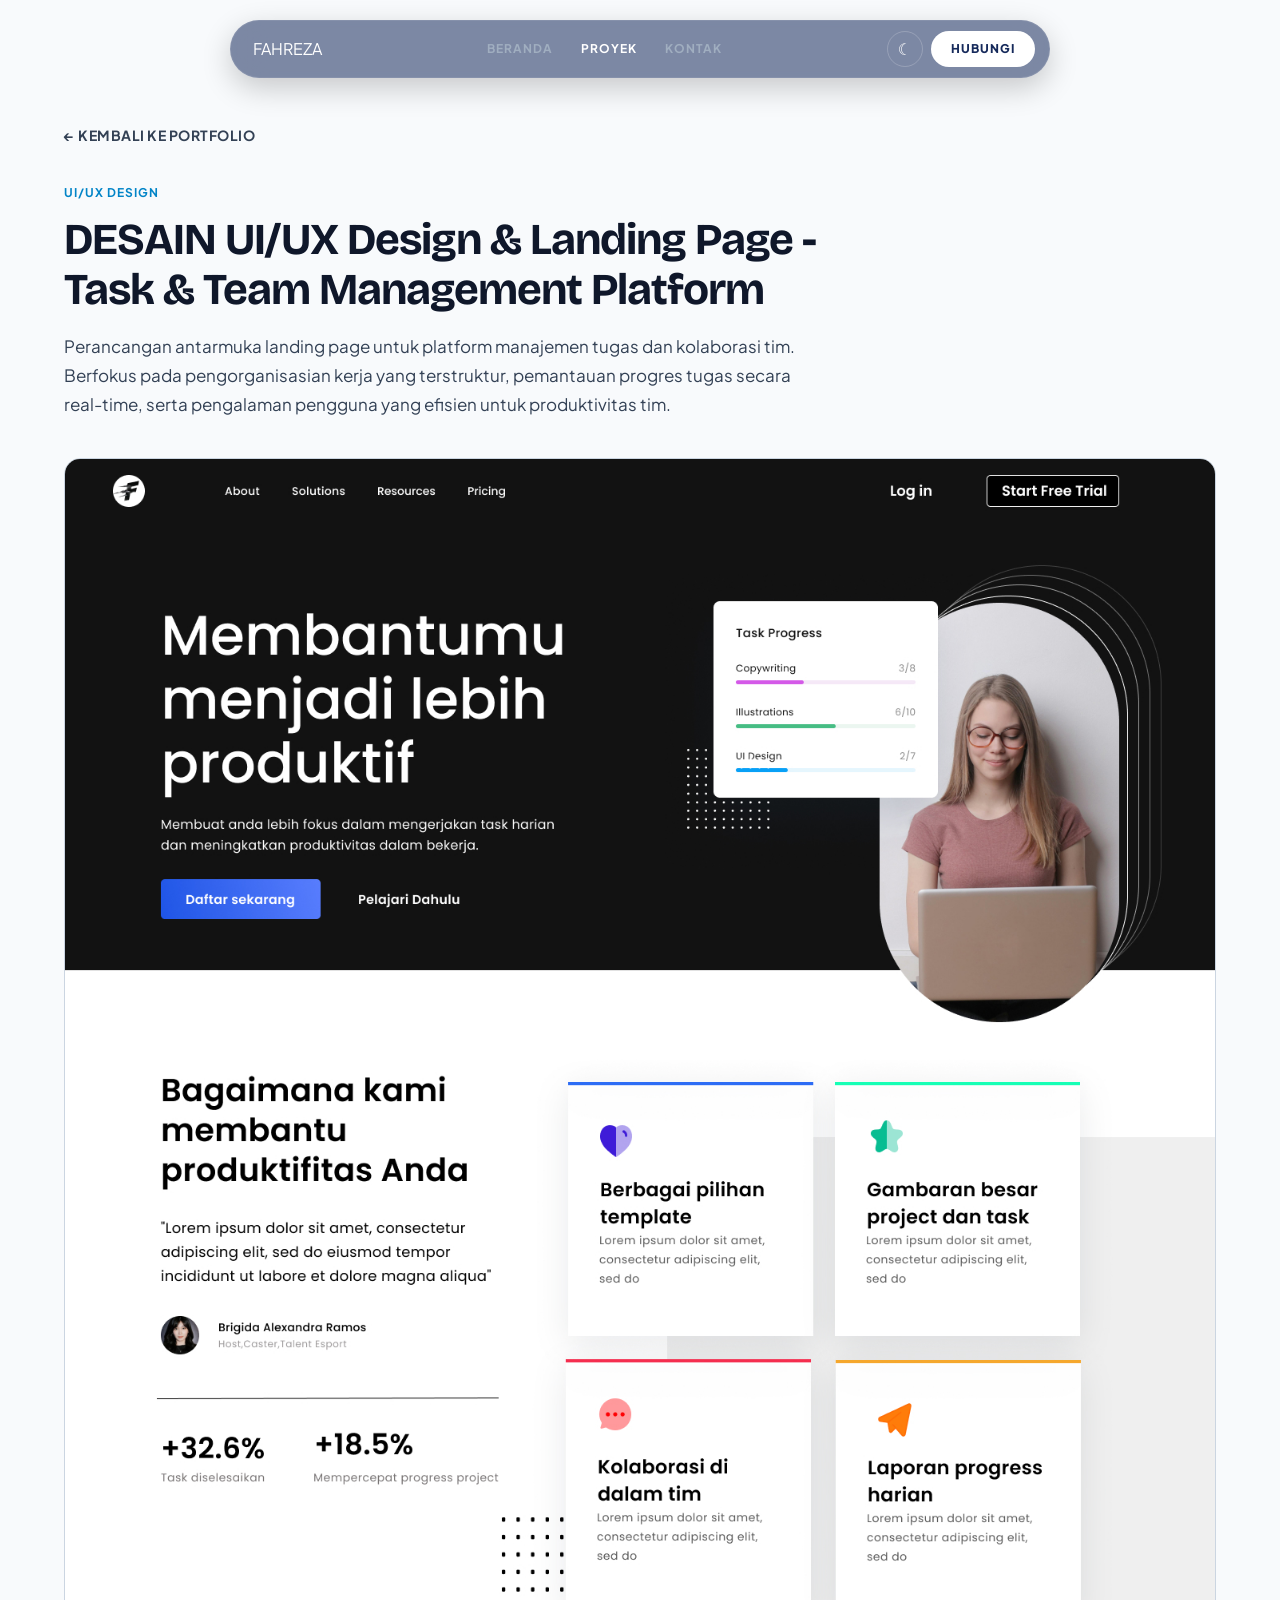
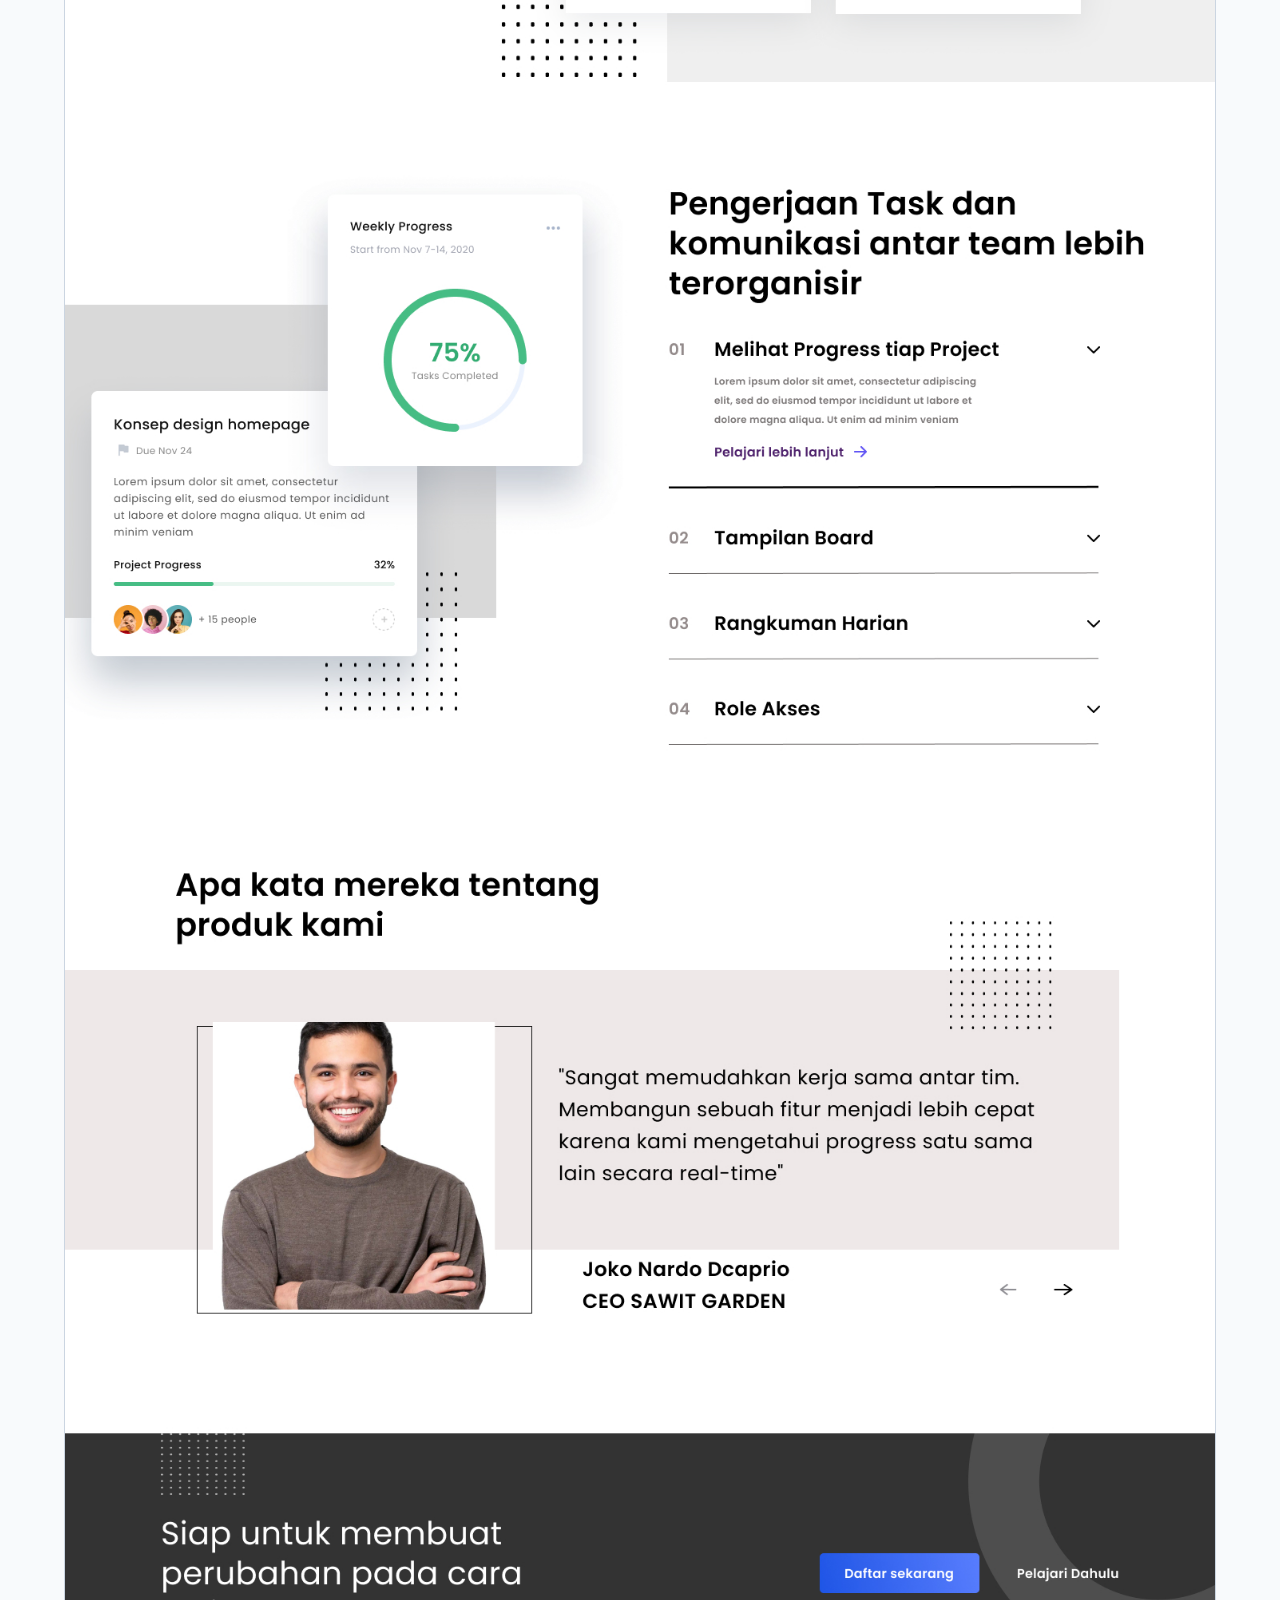
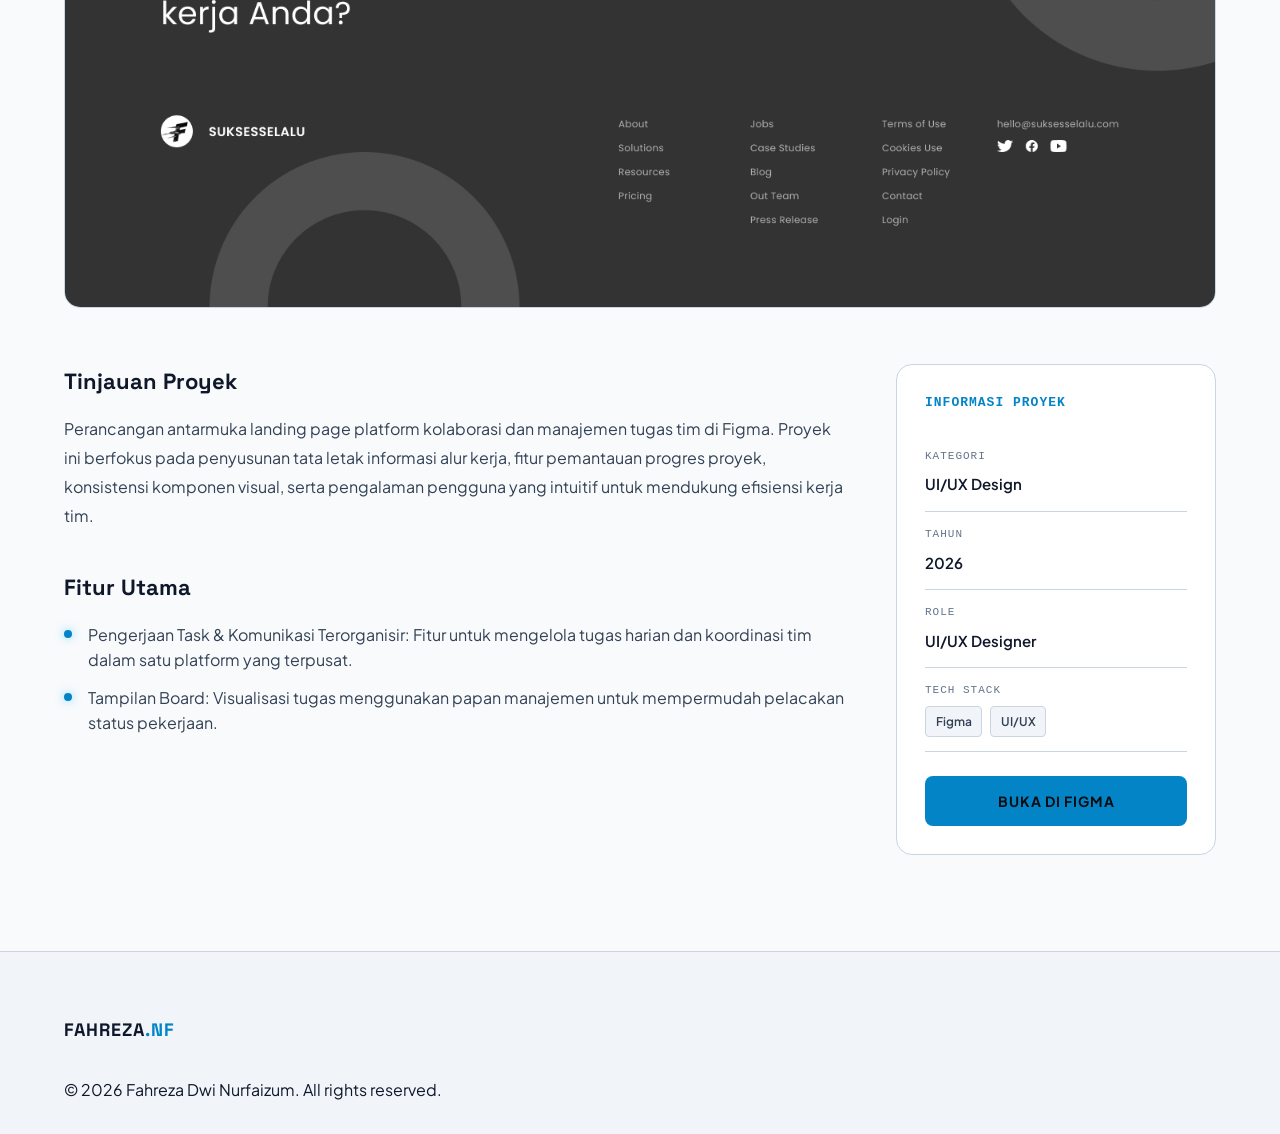
<file: project-detail-5.html>
<!DOCTYPE html>
<html lang="id" data-theme="dark">
<head>
  <meta charset="UTF-8">
  <meta name="viewport" content="width=device-width, initial-scale=1.0">
  <meta name="description" content="Detail Proyek — Fahreza Dwi Nurfaizum Portofolio">
  <meta name="author" content="Fahreza Dwi Nurfaizum">

  <title>Detail Proyek — Fahreza Dwi Nurfaizum</title>

  <!-- Google Fonts Preconnect Hook -->
  <link rel="preconnect" href="https://fonts.googleapis.com">
  <link rel="preconnect" href="https://fonts.gstatic.com" crossorigin>
  <link href="https://fonts.googleapis.com/css2?family=Plus+Jakarta+Sans:wght@400;500;600;700;800&family=Space+Grotesk:wght@500;700&family=Bricolage+Grotesque:opsz,wght@12..96,600..800&family=Reenie+Beanie&display=swap" rel="stylesheet">

  <!-- External Stylesheet Hook -->
  <link rel="stylesheet" href="css/style.css">
</head>
<body>

  <!-- HEADER / NAVBAR (disamakan dengan index.html) -->
  <header class="header-floating" id="header">
    <div class="nav-pill">
      <div class="nav-left">
        <button id="menu-toggle" class="btn-menu-toggle" aria-expanded="false" aria-label="Buka Menu">
          ☰
        </button>
        <a href="index.html#home" class="nav-logo">FAHREZA</a>
      </div>

      <ul class="nav-links" id="nav-menu">
        <li><a href="index.html#home" class="nav-link">BERANDA</a></li>
        <li><a href="index.html#projects" class="nav-link active-link">PROYEK</a></li>
        <li><a href="index.html#contact" class="nav-link">KONTAK</a></li>
      </ul>

      <div class="nav-actions">
        <button id="theme-toggle" class="btn-theme" aria-label="Ubah Tema">
          <span class="theme-icon">☼</span>
        </button>
        <a href="index.html#contact" class="btn-pill-cta">HUBUNGI</a>
      </div>
    </div>
  </header>

  <main id="main-content" class="project-detail-page">
    <section class="section project-detail-hero">
      <div class="container">

        <a href="index.html#projects" class="back-link">← KEMBALI KE PORTFOLIO</a>

        <header class="detail-header">
          <span class="project-category" id="detail-category">UI/UX DESIGN</span>
          <h1 class="detail-title" id="detail-title">DESAIN UI/UX Design & Landing Page - Task & Team Management Platform</h1>
          <p class="detail-subtitle" id="detail-subtitle">Perancangan antarmuka landing page untuk platform manajemen tugas dan kolaborasi tim. Berfokus pada pengorganisasian kerja yang terstruktur, pemantauan progres tugas secara real-time, serta pengalaman pengguna yang efisien untuk produktivitas tim.</p>
        </header>

        <div class="detail-cover">
          <img src="assets/images/projects/project-5.jpg" alt="Pratinjau Desain UI/UX Aplikasi Mobile" id="detail-image" class="detail-img">
        </div>

        <div class="detail-grid">

          <div class="detail-main-content">
            <h2 class="detail-heading">Tinjauan Proyek</h2>
            <p id="detail-overview">
              Perancangan antarmuka landing page platform kolaborasi dan manajemen tugas tim di Figma. Proyek ini berfokus pada penyusunan tata letak informasi alur kerja, fitur pemantauan progres proyek, konsistensi komponen visual, serta pengalaman pengguna yang intuitif untuk mendukung efisiensi kerja tim.
            </p>

            <h2 class="detail-heading">Fitur Utama</h2>
            <ul class="detail-features" id="detail-features">
              <li>Pengerjaan Task & Komunikasi Terorganisir: Fitur untuk mengelola tugas harian dan koordinasi tim dalam satu platform yang terpusat.</li>
              <li>Tampilan Board: Visualisasi tugas menggunakan papan manajemen untuk mempermudah pelacakan status pekerjaan.</li>
            </ul>
          </div>

          <aside class="detail-sidebar">
            <div class="sidebar-box">
              <h3 class="sidebar-title">INFORMASI PROYEK</h3>

              <div class="meta-group">
                <span class="meta-label">KATEGORI</span>
                <span class="meta-val" id="meta-cat">UI/UX Design</span>
              </div>

              <div class="meta-group">
                <span class="meta-label">TAHUN</span>
                <span class="meta-val" id="meta-year">2026</span>
              </div>

              <div class="meta-group">
                <span class="meta-label">ROLE</span>
                <span class="meta-val" id="meta-role">UI/UX Designer</span>
              </div>

              <div class="meta-group">
                <span class="meta-label">TECH STACK</span>
                <div class="tags-wrapper" id="detail-tags">
                  <span class="tag">Figma</span>
                  <span class="tag">UI/UX</span>
                </div>
              </div>

              <div class="sidebar-actions">
                <a href="https://www.figma.com/design/ZXq42jxpT8TouuA2ardgq1/XI-PPLG-1-Fahreza-Dwi-N.F?node-id=22-2&t=Bv0PRKwmSr2pzb4t-1" target="_blank" rel="noopener noreferrer" class="btn btn-primary btn-full" id="link-figma">BUKA DI FIGMA</a>
              </div>
            </div>
          </aside>

        </div>

      </div>
    </section>
  </main>

  <footer class="footer">
    <div class="container footer-container">
      <div class="footer-brand">
        <a href="index.html#home" class="footer-logo">FAHREZA<span class="logo-accent">.NF</span></a>
      </div>
      <p class="copyright">&copy; 2026 Fahreza Dwi Nurfaizum. All rights reserved.</p>
    </div>
  </footer>

  <script src="js/script.js"></script>
</body>
</html>
</file>
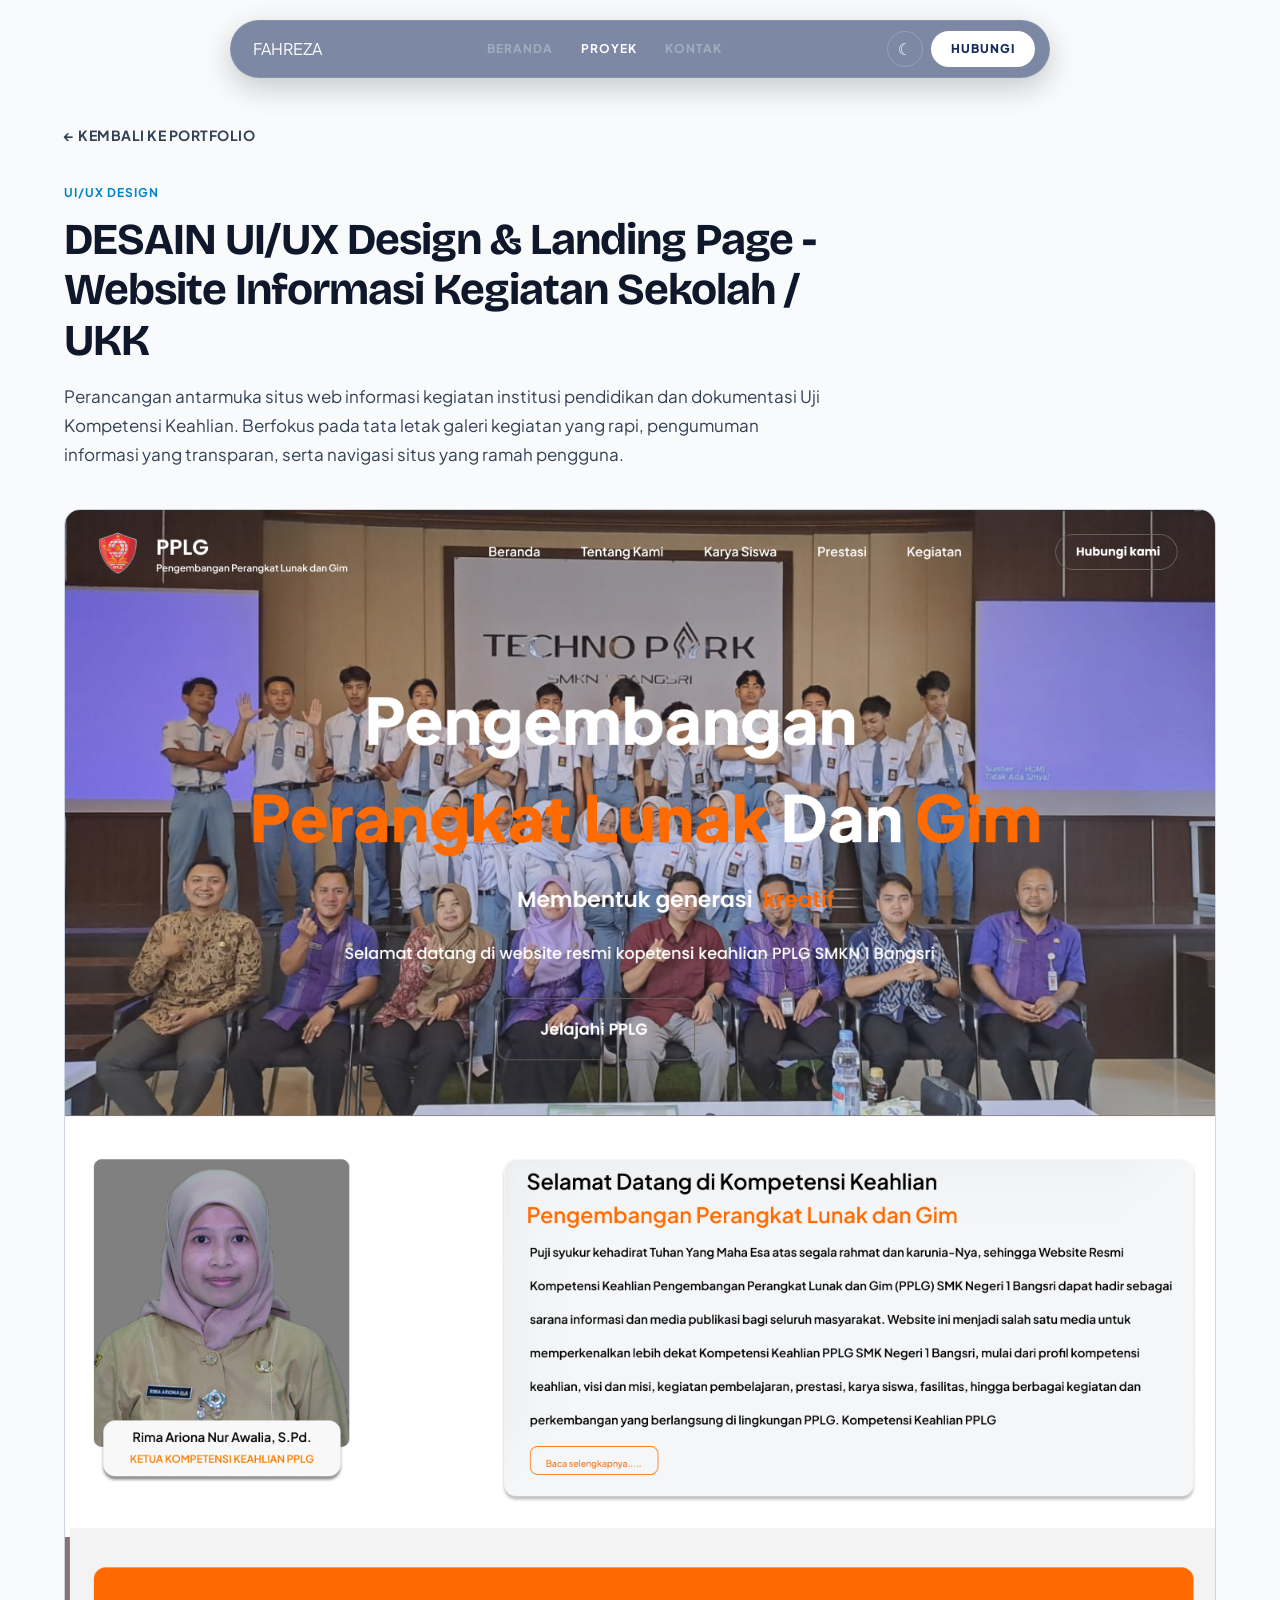
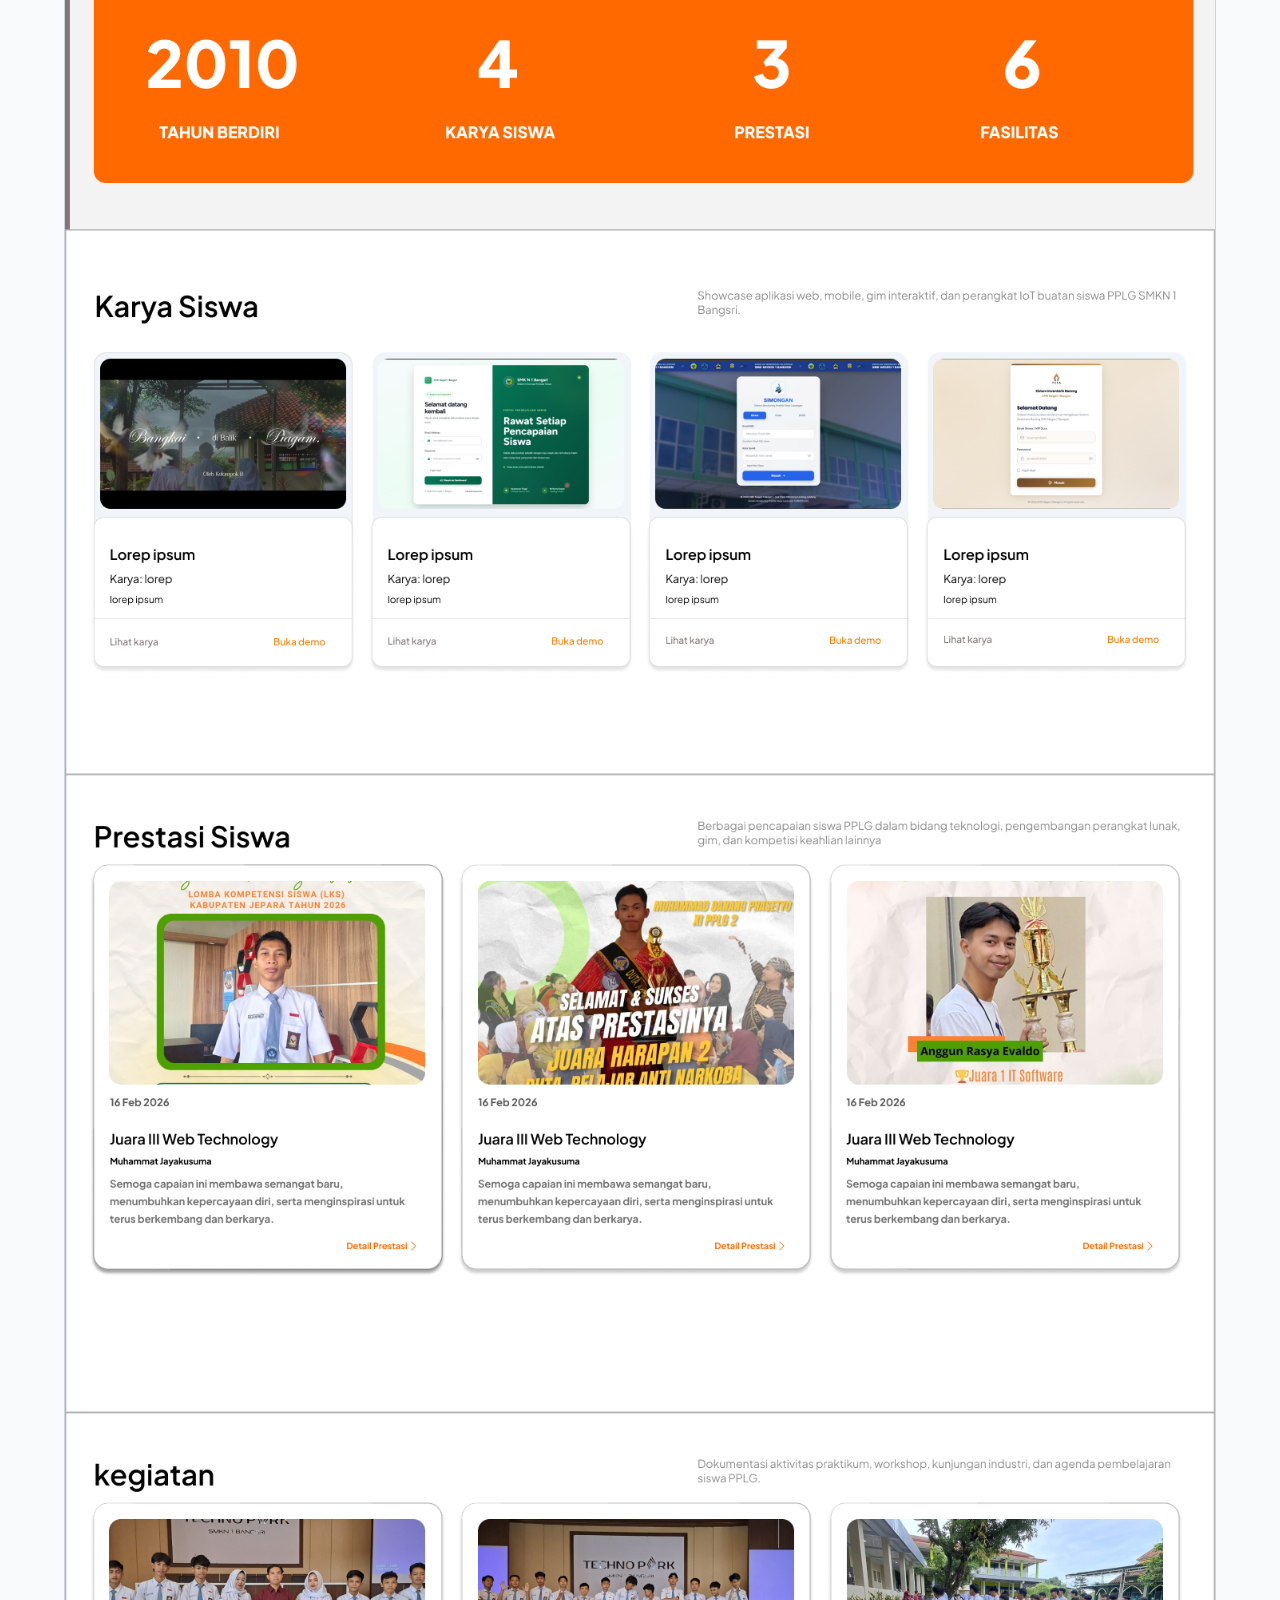
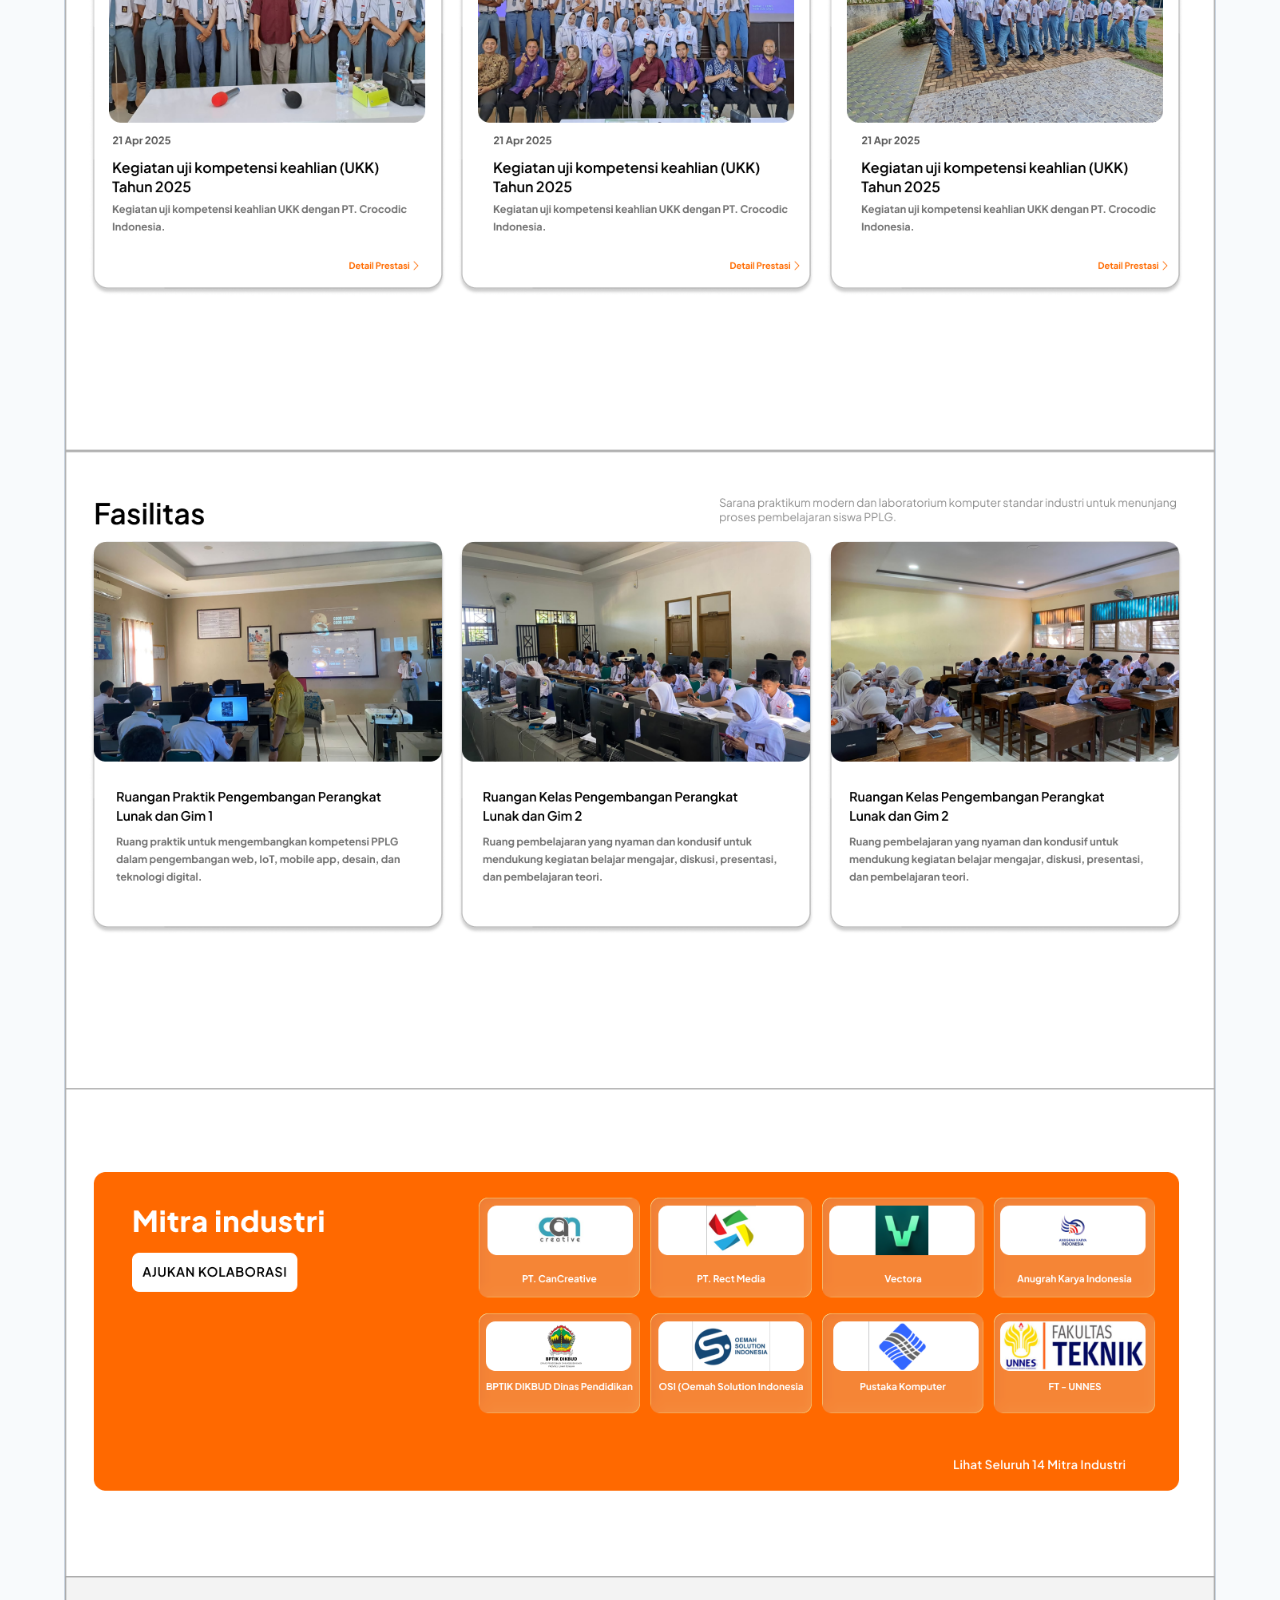
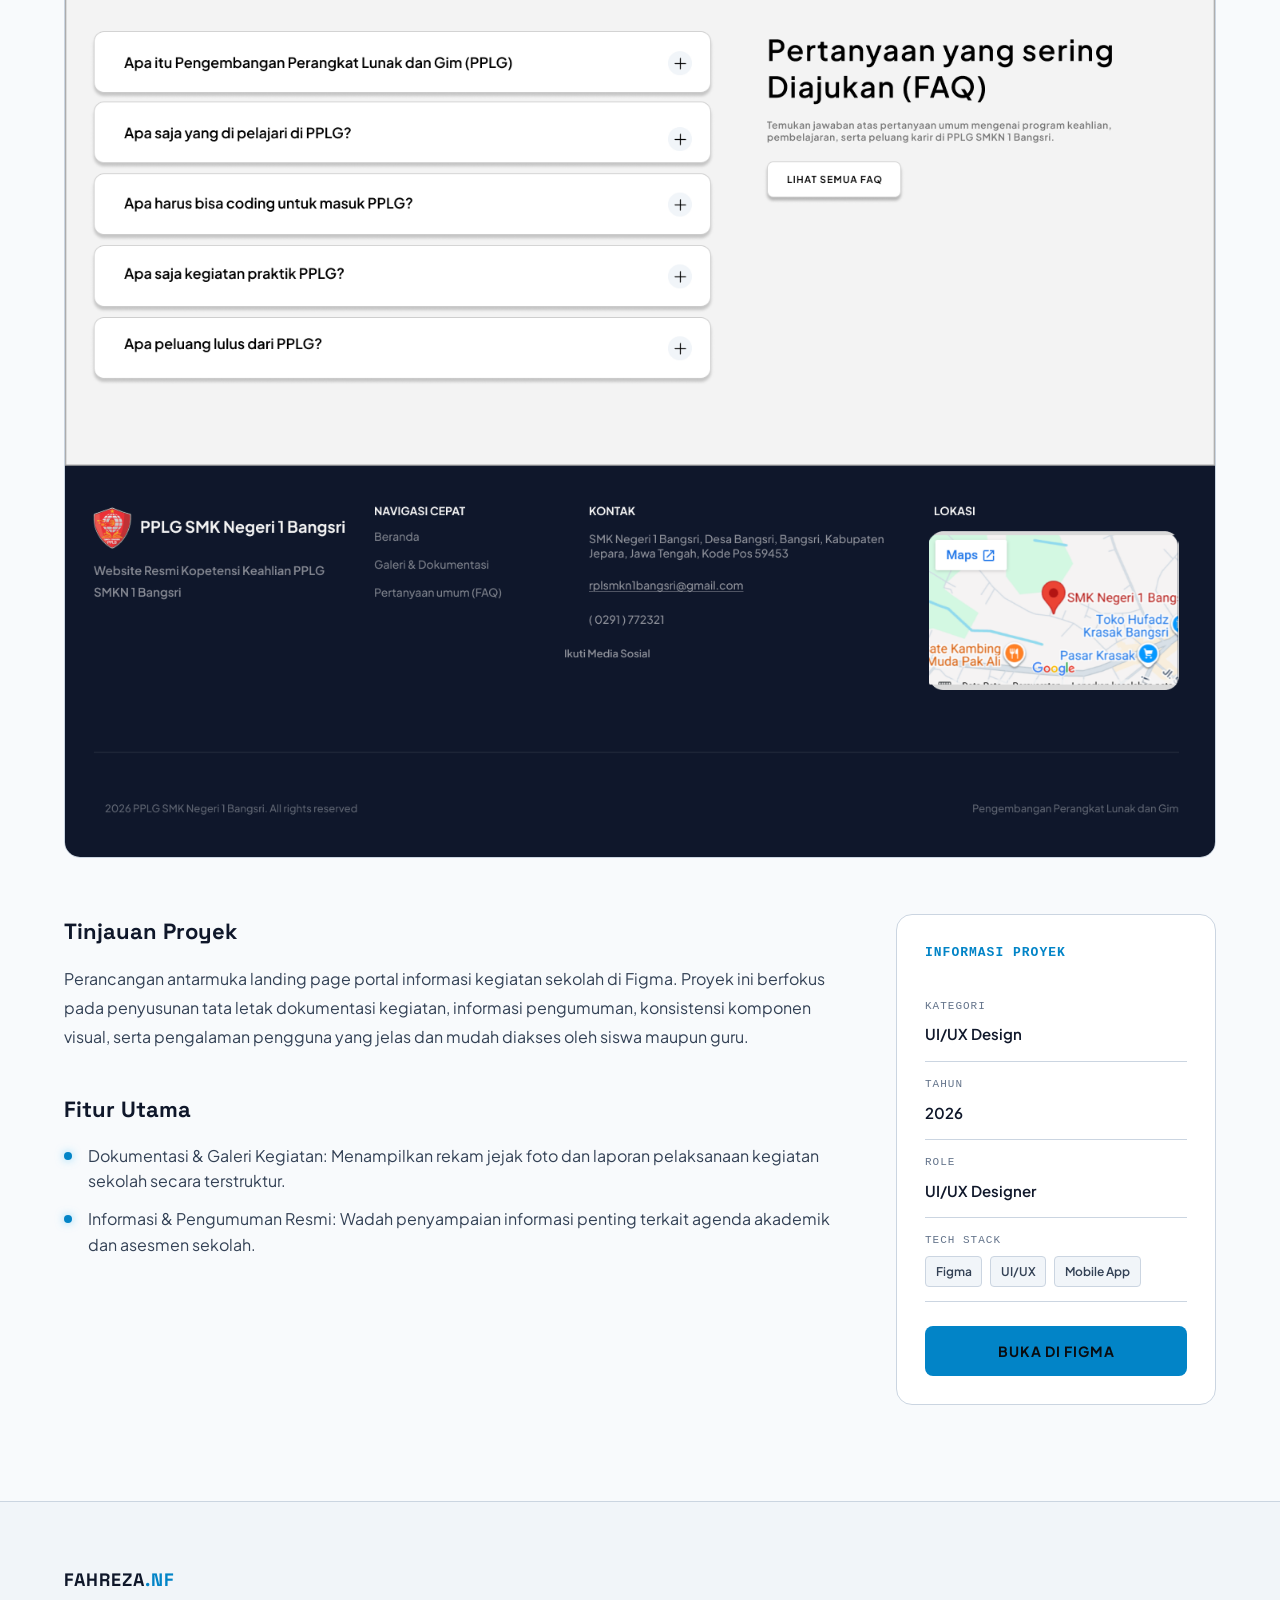
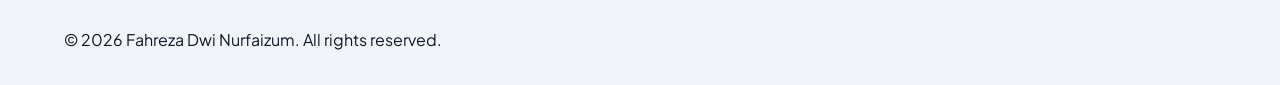
<file: project-detail-6.html>
<!DOCTYPE html>
<html lang="id" data-theme="dark">
<head>
  <meta charset="UTF-8">
  <meta name="viewport" content="width=device-width, initial-scale=1.0">
  <meta name="description" content="Detail Proyek — Fahreza Dwi Nurfaizum Portofolio">
  <meta name="author" content="Fahreza Dwi Nurfaizum">

  <title>Detail Proyek — Fahreza Dwi Nurfaizum</title>

  <!-- Google Fonts Preconnect Hook -->
  <link rel="preconnect" href="https://fonts.googleapis.com">
  <link rel="preconnect" href="https://fonts.gstatic.com" crossorigin>
  <link href="https://fonts.googleapis.com/css2?family=Plus+Jakarta+Sans:wght@400;500;600;700;800&family=Space+Grotesk:wght@500;700&family=Bricolage+Grotesque:opsz,wght@12..96,600..800&family=Reenie+Beanie&display=swap" rel="stylesheet">

  <!-- External Stylesheet Hook -->
  <link rel="stylesheet" href="css/style.css">
</head>
<body>

  <!-- HEADER / NAVBAR (disamakan dengan index.html) -->
  <header class="header-floating" id="header">
    <div class="nav-pill">
      <div class="nav-left">
        <button id="menu-toggle" class="btn-menu-toggle" aria-expanded="false" aria-label="Buka Menu">
          ☰
        </button>
        <a href="index.html#home" class="nav-logo">FAHREZA</a>
      </div>

      <ul class="nav-links" id="nav-menu">
        <li><a href="index.html#home" class="nav-link">BERANDA</a></li>
        <li><a href="index.html#projects" class="nav-link active-link">PROYEK</a></li>
        <li><a href="index.html#contact" class="nav-link">KONTAK</a></li>
      </ul>

      <div class="nav-actions">
        <button id="theme-toggle" class="btn-theme" aria-label="Ubah Tema">
          <span class="theme-icon">☼</span>
        </button>
        <a href="index.html#contact" class="btn-pill-cta">HUBUNGI</a>
      </div>
    </div>
  </header>

  <main id="main-content" class="project-detail-page">
    <section class="section project-detail-hero">
      <div class="container">

        <a href="index.html#projects" class="back-link">← KEMBALI KE PORTFOLIO</a>

        <header class="detail-header">
          <span class="project-category" id="detail-category">UI/UX DESIGN</span>
          <h1 class="detail-title" id="detail-title">DESAIN UI/UX Design & Landing Page - Website Informasi Kegiatan Sekolah / UKK</h1>
          <p class="detail-subtitle" id="detail-subtitle">Perancangan antarmuka situs web informasi kegiatan institusi pendidikan dan dokumentasi Uji Kompetensi Keahlian. Berfokus pada tata letak galeri kegiatan yang rapi, pengumuman informasi yang transparan, serta navigasi situs yang ramah pengguna.</p>
        </header>

        <div class="detail-cover">
          <img src="assets/images/projects/project-6.jpg" alt="Pratinjau Desain UI/UX Aplikasi Mobile" id="detail-image" class="detail-img">
        </div>

        <div class="detail-grid">

          <div class="detail-main-content">
            <h2 class="detail-heading">Tinjauan Proyek</h2>
            <p id="detail-overview">
              Perancangan antarmuka landing page portal informasi kegiatan sekolah di Figma. Proyek ini berfokus pada penyusunan tata letak dokumentasi kegiatan, informasi pengumuman, konsistensi komponen visual, serta pengalaman pengguna yang jelas dan mudah diakses oleh siswa maupun guru.
            </p>

            <h2 class="detail-heading">Fitur Utama</h2>
            <ul class="detail-features" id="detail-features">
              <li>Dokumentasi & Galeri Kegiatan: Menampilkan rekam jejak foto dan laporan pelaksanaan kegiatan sekolah secara terstruktur.</li>
              <li>Informasi & Pengumuman Resmi: Wadah penyampaian informasi penting terkait agenda akademik dan asesmen sekolah.</li>
            </ul>
          </div>

          <aside class="detail-sidebar">
            <div class="sidebar-box">
              <h3 class="sidebar-title">INFORMASI PROYEK</h3>

              <div class="meta-group">
                <span class="meta-label">KATEGORI</span>
                <span class="meta-val" id="meta-cat">UI/UX Design</span>
              </div>

              <div class="meta-group">
                <span class="meta-label">TAHUN</span>
                <span class="meta-val" id="meta-year">2026</span>
              </div>

              <div class="meta-group">
                <span class="meta-label">ROLE</span>
                <span class="meta-val" id="meta-role">UI/UX Designer</span>
              </div>

              <div class="meta-group">
                <span class="meta-label">TECH STACK</span>
                <div class="tags-wrapper" id="detail-tags">
                  <span class="tag">Figma</span>
                  <span class="tag">UI/UX</span>
                  <span class="tag">Mobile App</span>
                </div>
              </div>

              <div class="sidebar-actions">
                <a href="https://www.figma.com/design/8hfosk9Ug8VW22Csr7kccg/Projek-Akhir-Jurusan-PPLG?node-id=474-2&t=lesq20hu6yVxkmSW-1" target="_blank" rel="noopener noreferrer" class="btn btn-primary btn-full" id="link-figma">BUKA DI FIGMA</a>
              </div>
            </div>
          </aside>

        </div>

      </div>
    </section>
  </main>

  <footer class="footer">
    <div class="container footer-container">
      <div class="footer-brand">
        <a href="index.html#home" class="footer-logo">FAHREZA<span class="logo-accent">.NF</span></a>
      </div>
      <p class="copyright">&copy; 2026 Fahreza Dwi Nurfaizum. All rights reserved.</p>
    </div>
  </footer>

  <script src="js/script.js"></script>
</body>
</html>
</file>
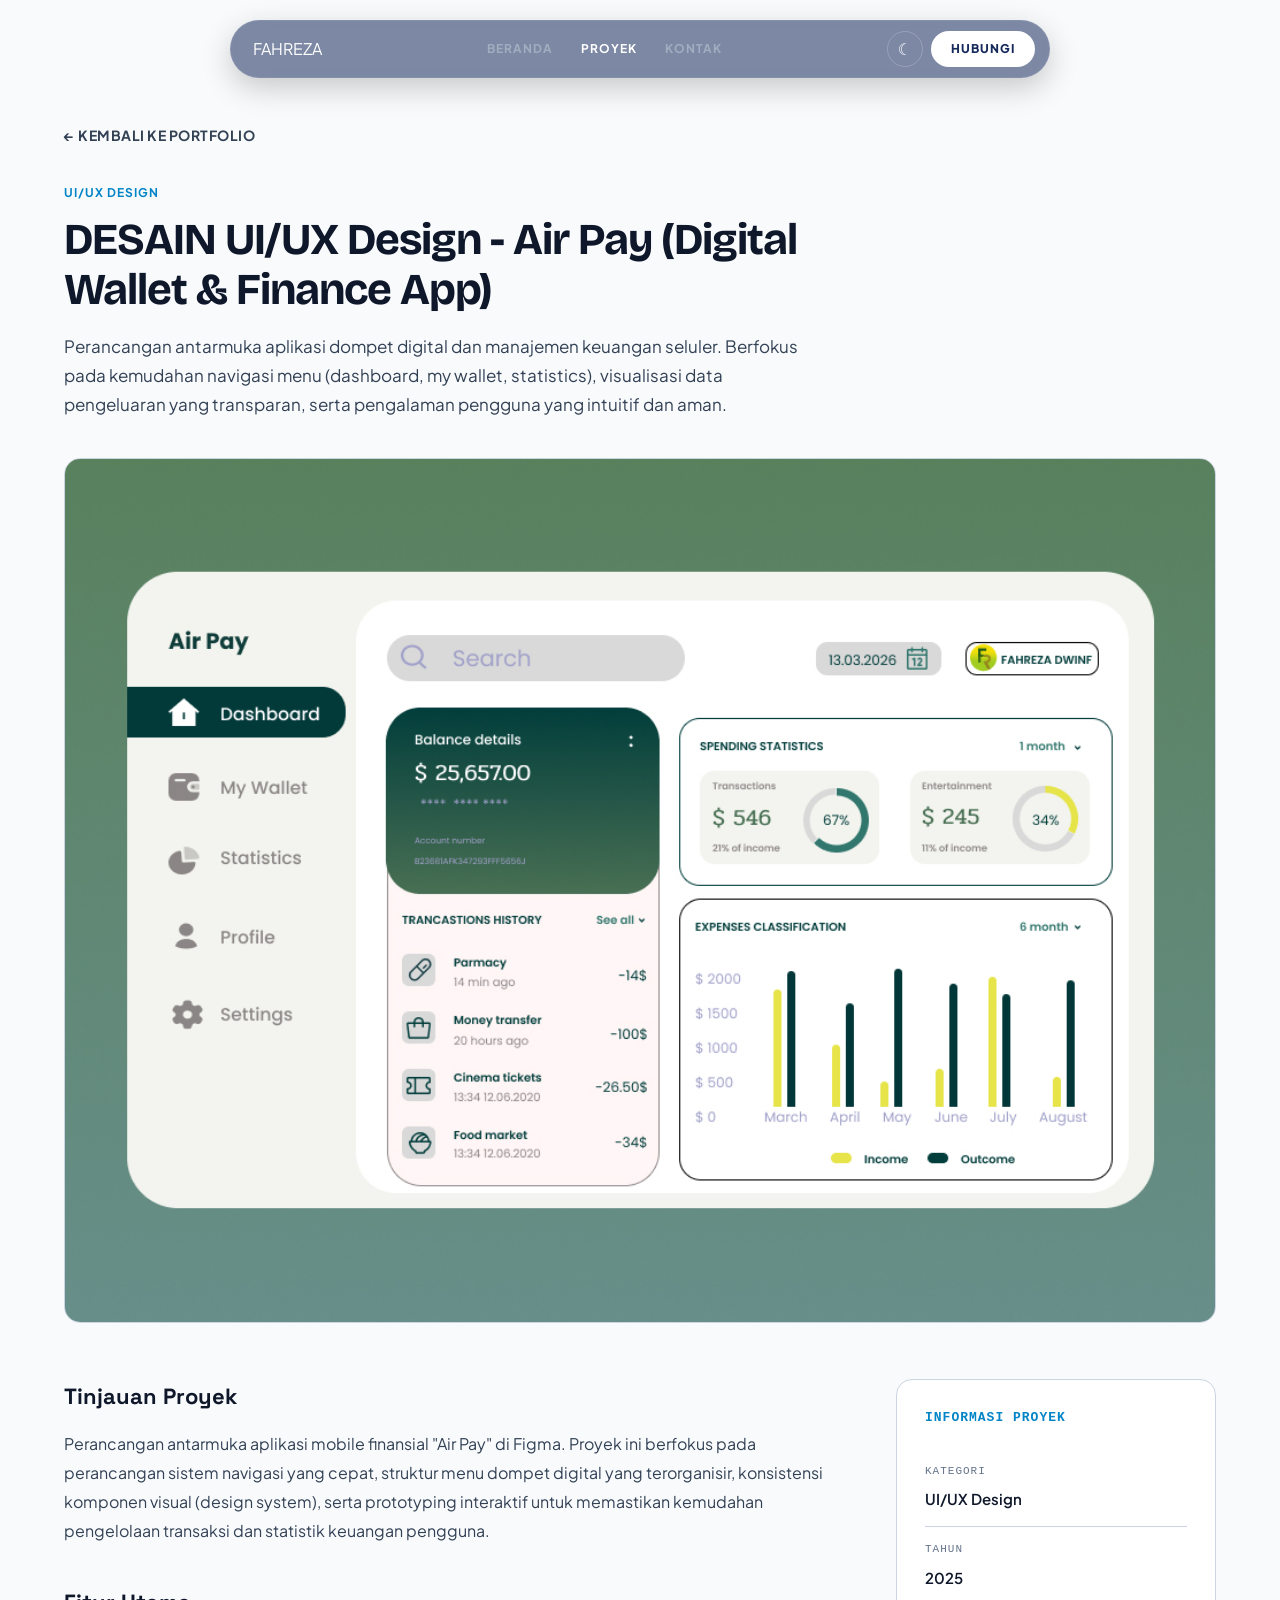
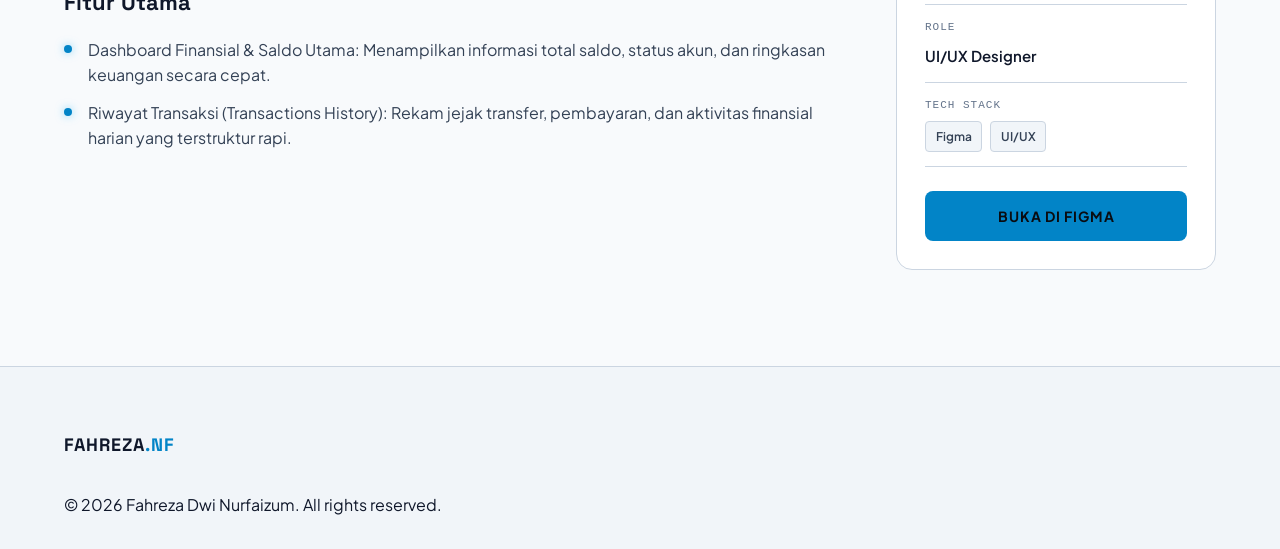
<file: project-detail-7.html>
<!DOCTYPE html>
<html lang="id" data-theme="dark">
<head>
  <meta charset="UTF-8">
  <meta name="viewport" content="width=device-width, initial-scale=1.0">
  <meta name="description" content="Detail Proyek — Fahreza Dwi Nurfaizum Portofolio">
  <meta name="author" content="Fahreza Dwi Nurfaizum">

  <title>Detail Proyek — Fahreza Dwi Nurfaizum</title>

  <!-- Google Fonts Preconnect Hook -->
  <link rel="preconnect" href="https://fonts.googleapis.com">
  <link rel="preconnect" href="https://fonts.gstatic.com" crossorigin>
  <link href="https://fonts.googleapis.com/css2?family=Plus+Jakarta+Sans:wght@400;500;600;700;800&family=Space+Grotesk:wght@500;700&family=Bricolage+Grotesque:opsz,wght@12..96,600..800&family=Reenie+Beanie&display=swap" rel="stylesheet">

  <!-- External Stylesheet Hook -->
  <link rel="stylesheet" href="css/style.css">
</head>
<body>

  <!-- HEADER / NAVBAR (disamakan dengan index.html) -->
  <header class="header-floating" id="header">
    <div class="nav-pill">
      <div class="nav-left">
        <button id="menu-toggle" class="btn-menu-toggle" aria-expanded="false" aria-label="Buka Menu">
          ☰
        </button>
        <a href="index.html#home" class="nav-logo">FAHREZA</a>
      </div>

      <ul class="nav-links" id="nav-menu">
        <li><a href="index.html#home" class="nav-link">BERANDA</a></li>
        <li><a href="index.html#projects" class="nav-link active-link">PROYEK</a></li>
        <li><a href="index.html#contact" class="nav-link">KONTAK</a></li>
      </ul>

      <div class="nav-actions">
        <button id="theme-toggle" class="btn-theme" aria-label="Ubah Tema">
          <span class="theme-icon">☼</span>
        </button>
        <a href="index.html#contact" class="btn-pill-cta">HUBUNGI</a>
      </div>
    </div>
  </header>

  <main id="main-content" class="project-detail-page">
    <section class="section project-detail-hero">
      <div class="container">

        <a href="index.html#projects" class="back-link">← KEMBALI KE PORTFOLIO</a>

        <header class="detail-header">
          <span class="project-category" id="detail-category">UI/UX DESIGN</span>
          <h1 class="detail-title" id="detail-title">DESAIN UI/UX Design - Air Pay (Digital Wallet & Finance App)</h1>
          <p class="detail-subtitle" id="detail-subtitle">Perancangan antarmuka aplikasi dompet digital dan manajemen keuangan seluler. Berfokus pada kemudahan navigasi menu (dashboard, my wallet, statistics), visualisasi data pengeluaran yang transparan, serta pengalaman pengguna yang intuitif dan aman.</p>
        </header>

        <div class="detail-cover">
          <img src="assets/images/projects/project-7.jpg" alt="Pratinjau Desain UI/UX Aplikasi Mobile" id="detail-image" class="detail-img">
        </div>

        <div class="detail-grid">

          <div class="detail-main-content">
            <h2 class="detail-heading">Tinjauan Proyek</h2>
            <p id="detail-overview">
              Perancangan antarmuka aplikasi mobile finansial "Air Pay" di Figma. Proyek ini berfokus pada perancangan sistem navigasi yang cepat, struktur menu dompet digital yang terorganisir, konsistensi komponen visual (design system), serta prototyping interaktif untuk memastikan kemudahan pengelolaan transaksi dan statistik keuangan pengguna.
            </p>

            <h2 class="detail-heading">Fitur Utama</h2>
            <ul class="detail-features" id="detail-features">
              <li>Dashboard Finansial & Saldo Utama: Menampilkan informasi total saldo, status akun, dan ringkasan keuangan secara cepat.</li>
              <li>Riwayat Transaksi (Transactions History): Rekam jejak transfer, pembayaran, dan aktivitas finansial harian yang terstruktur rapi.</li>
            </ul>
          </div>

          <aside class="detail-sidebar">
            <div class="sidebar-box">
              <h3 class="sidebar-title">INFORMASI PROYEK</h3>

              <div class="meta-group">
                <span class="meta-label">KATEGORI</span>
                <span class="meta-val" id="meta-cat">UI/UX Design</span>
              </div>

              <div class="meta-group">
                <span class="meta-label">TAHUN</span>
                <span class="meta-val" id="meta-year">2025</span>
              </div>

              <div class="meta-group">
                <span class="meta-label">ROLE</span>
                <span class="meta-val" id="meta-role">UI/UX Designer</span>
              </div>

              <div class="meta-group">
                <span class="meta-label">TECH STACK</span>
                <div class="tags-wrapper" id="detail-tags">
                  <span class="tag">Figma</span>
                  <span class="tag">UI/UX</span>
                </div>
              </div>

              <div class="sidebar-actions">
                <a href="https://www.figma.com/design/LeXpOY65irIBXGKgVupznj/XI-PPLG-1-FAHREZA-DWI-NF-DHASBOARD?node-id=31-23&t=lesq20hu6yVxkmSW-1" target="_blank" rel="noopener noreferrer" class="btn btn-primary btn-full" id="link-figma">BUKA DI FIGMA</a>
              </div>
            </div>
          </aside>

        </div>

      </div>
    </section>
  </main>

  <footer class="footer">
    <div class="container footer-container">
      <div class="footer-brand">
        <a href="index.html#home" class="footer-logo">FAHREZA<span class="logo-accent">.NF</span></a>
      </div>
      <p class="copyright">&copy; 2026 Fahreza Dwi Nurfaizum. All rights reserved.</p>
    </div>
  </footer>

  <script src="js/script.js"></script>
</body>
</html>
</file>
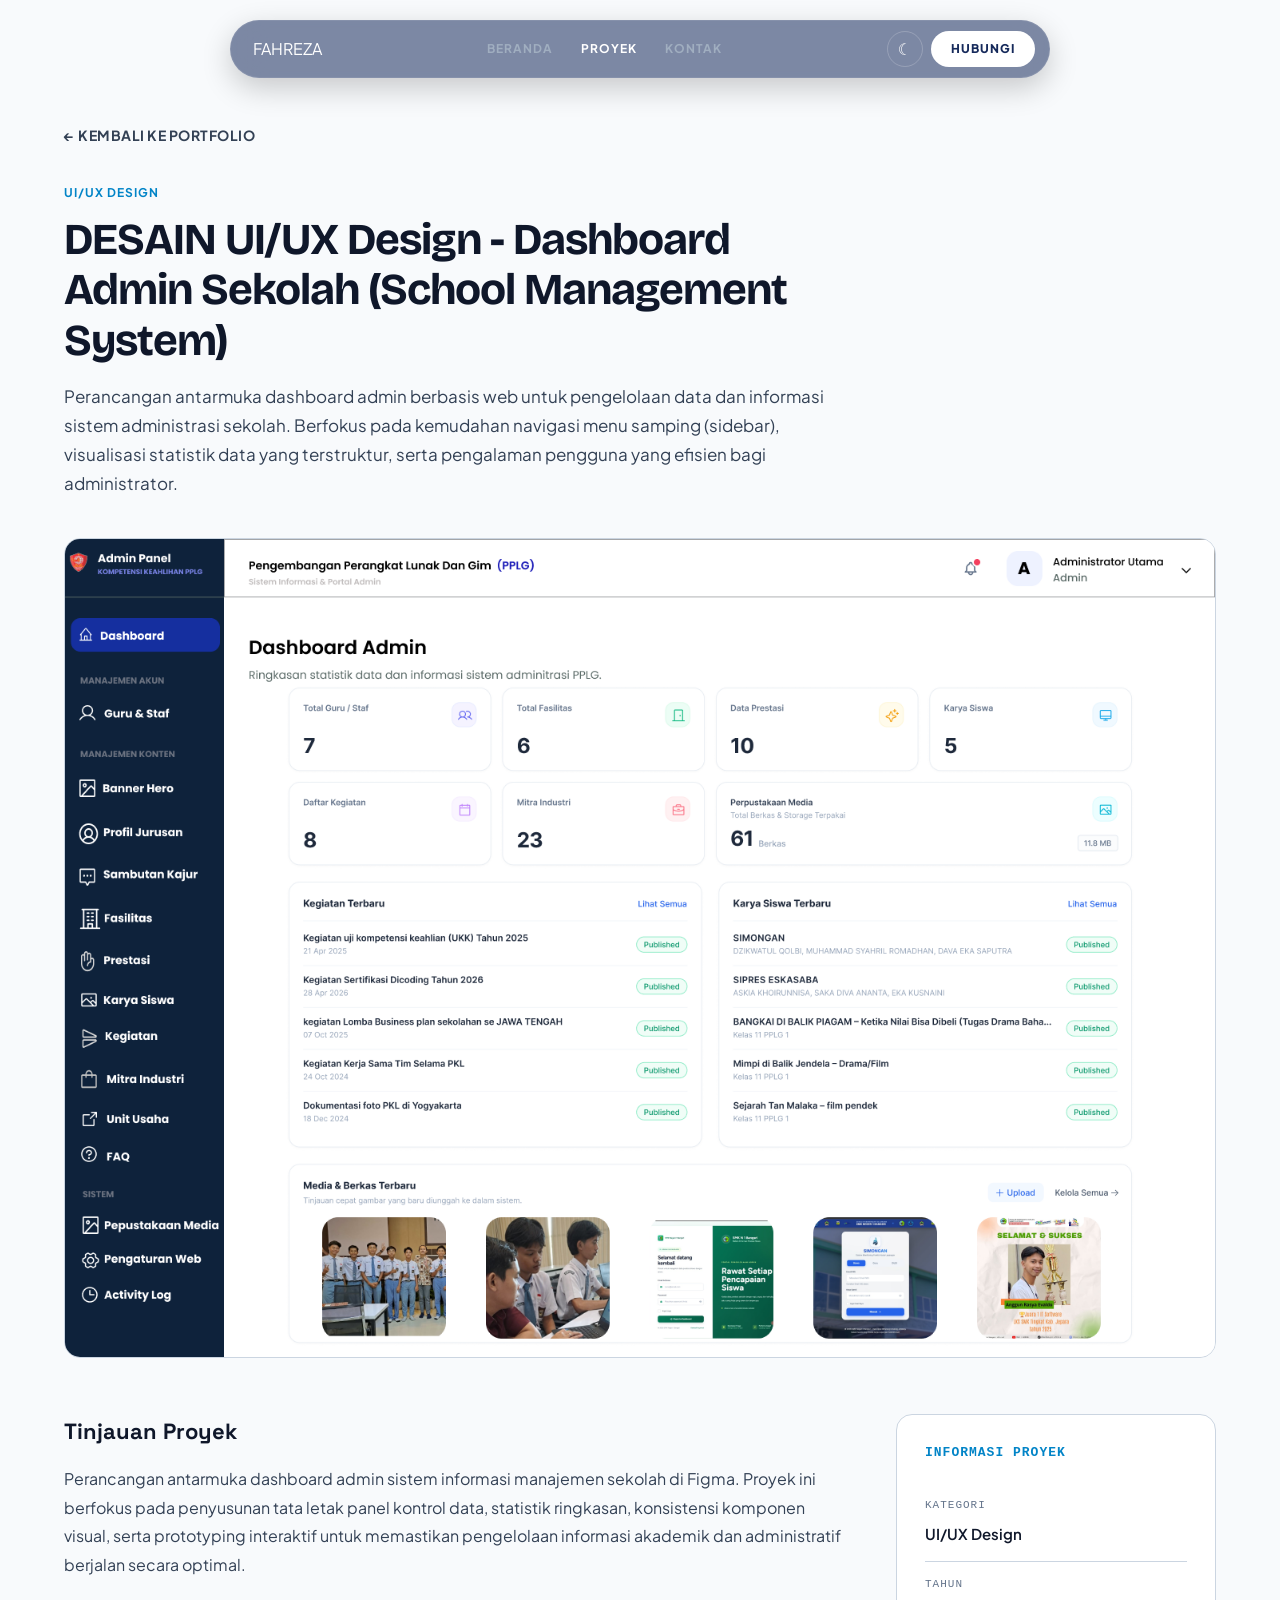
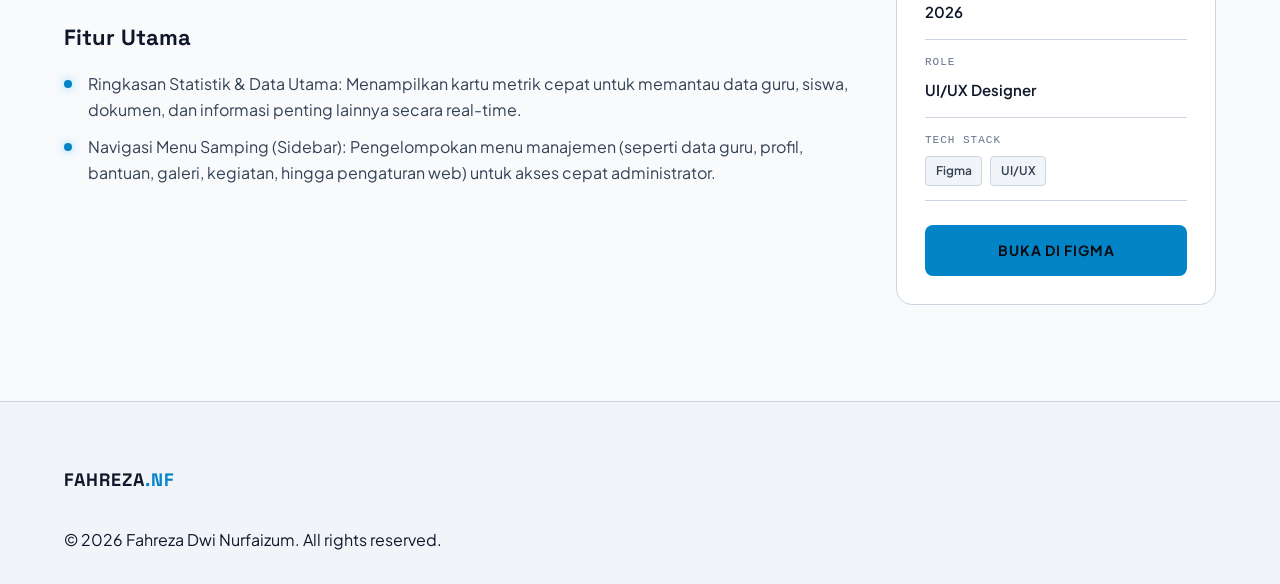
<file: project-detail-8.html>
<!DOCTYPE html>
<html lang="id" data-theme="dark">
<head>
  <meta charset="UTF-8">
  <meta name="viewport" content="width=device-width, initial-scale=1.0">
  <meta name="description" content="Detail Proyek — Fahreza Dwi Nurfaizum Portofolio">
  <meta name="author" content="Fahreza Dwi Nurfaizum">

  <title>Detail Proyek — Fahreza Dwi Nurfaizum</title>

  <!-- Google Fonts Preconnect Hook -->
  <link rel="preconnect" href="https://fonts.googleapis.com">
  <link rel="preconnect" href="https://fonts.gstatic.com" crossorigin>
  <link href="https://fonts.googleapis.com/css2?family=Plus+Jakarta+Sans:wght@400;500;600;700;800&family=Space+Grotesk:wght@500;700&family=Bricolage+Grotesque:opsz,wght@12..96,600..800&family=Reenie+Beanie&display=swap" rel="stylesheet">

  <!-- External Stylesheet Hook -->
  <link rel="stylesheet" href="css/style.css">
</head>
<body>

  <!-- HEADER / NAVBAR (disamakan dengan index.html) -->
  <header class="header-floating" id="header">
    <div class="nav-pill">
      <div class="nav-left">
        <button id="menu-toggle" class="btn-menu-toggle" aria-expanded="false" aria-label="Buka Menu">
          ☰
        </button>
        <a href="index.html#home" class="nav-logo">FAHREZA</a>
      </div>

      <ul class="nav-links" id="nav-menu">
        <li><a href="index.html#home" class="nav-link">BERANDA</a></li>
        <li><a href="index.html#projects" class="nav-link active-link">PROYEK</a></li>
        <li><a href="index.html#contact" class="nav-link">KONTAK</a></li>
      </ul>

      <div class="nav-actions">
        <button id="theme-toggle" class="btn-theme" aria-label="Ubah Tema">
          <span class="theme-icon">☼</span>
        </button>
        <a href="index.html#contact" class="btn-pill-cta">HUBUNGI</a>
      </div>
    </div>
  </header>

  <main id="main-content" class="project-detail-page">
    <section class="section project-detail-hero">
      <div class="container">

        <a href="index.html#projects" class="back-link">← KEMBALI KE PORTFOLIO</a>

        <header class="detail-header">
          <span class="project-category" id="detail-category">UI/UX DESIGN</span>
          <h1 class="detail-title" id="detail-title">DESAIN UI/UX Design - Dashboard Admin Sekolah (School Management System)</h1>
          <p class="detail-subtitle" id="detail-subtitle">Perancangan antarmuka dashboard admin berbasis web untuk pengelolaan data dan informasi sistem administrasi sekolah. Berfokus pada kemudahan navigasi menu samping (sidebar), visualisasi statistik data yang terstruktur, serta pengalaman pengguna yang efisien bagi administrator.</p>
        </header>

        <div class="detail-cover">
          <img src="assets/images/projects/project-8.jpg" alt="Pratinjau Desain UI/UX Aplikasi Mobile" id="detail-image" class="detail-img">
        </div>

        <div class="detail-grid">

          <div class="detail-main-content">
            <h2 class="detail-heading">Tinjauan Proyek</h2>
            <p id="detail-overview">
              Perancangan antarmuka dashboard admin sistem informasi manajemen sekolah di Figma. Proyek ini berfokus pada penyusunan tata letak panel kontrol data, statistik ringkasan, konsistensi komponen visual, serta prototyping interaktif untuk memastikan pengelolaan informasi akademik dan administratif berjalan secara optimal.
            </p>

            <h2 class="detail-heading">Fitur Utama</h2>
            <ul class="detail-features" id="detail-features">
              <li>Ringkasan Statistik & Data Utama: Menampilkan kartu metrik cepat untuk memantau data guru, siswa, dokumen, dan informasi penting lainnya secara real-time.</li>
              <li>Navigasi Menu Samping (Sidebar): Pengelompokan menu manajemen (seperti data guru, profil, bantuan, galeri, kegiatan, hingga pengaturan web) untuk akses cepat administrator.</li>
            </ul>
          </div>

          <aside class="detail-sidebar">
            <div class="sidebar-box">
              <h3 class="sidebar-title">INFORMASI PROYEK</h3>

              <div class="meta-group">
                <span class="meta-label">KATEGORI</span>
                <span class="meta-val" id="meta-cat">UI/UX Design</span>
              </div>

              <div class="meta-group">
                <span class="meta-label">TAHUN</span>
                <span class="meta-val" id="meta-year">2026</span>
              </div>

              <div class="meta-group">
                <span class="meta-label">ROLE</span>
                <span class="meta-val" id="meta-role">UI/UX Designer</span>
              </div>

              <div class="meta-group">
                <span class="meta-label">TECH STACK</span>
                <div class="tags-wrapper" id="detail-tags">
                  <span class="tag">Figma</span>
                  <span class="tag">UI/UX</span>
                </div>
              </div>

              <div class="sidebar-actions">
                <a href="https://www.figma.com/design/8hfosk9Ug8VW22Csr7kccg/Projek-Akhir-Jurusan-PPLG?node-id=346-2&t=lesq20hu6yVxkmSW-1" target="_blank" rel="noopener noreferrer" class="btn btn-primary btn-full" id="link-figma">BUKA DI FIGMA</a>
              </div>
            </div>
          </aside>

        </div>

      </div>
    </section>
  </main>

  <footer class="footer">
    <div class="container footer-container">
      <div class="footer-brand">
        <a href="index.html#home" class="footer-logo">FAHREZA<span class="logo-accent">.NF</span></a>
      </div>
      <p class="copyright">&copy; 2026 Fahreza Dwi Nurfaizum. All rights reserved.</p>
    </div>
  </footer>

  <script src="js/script.js"></script>
</body>
</html>
</file>
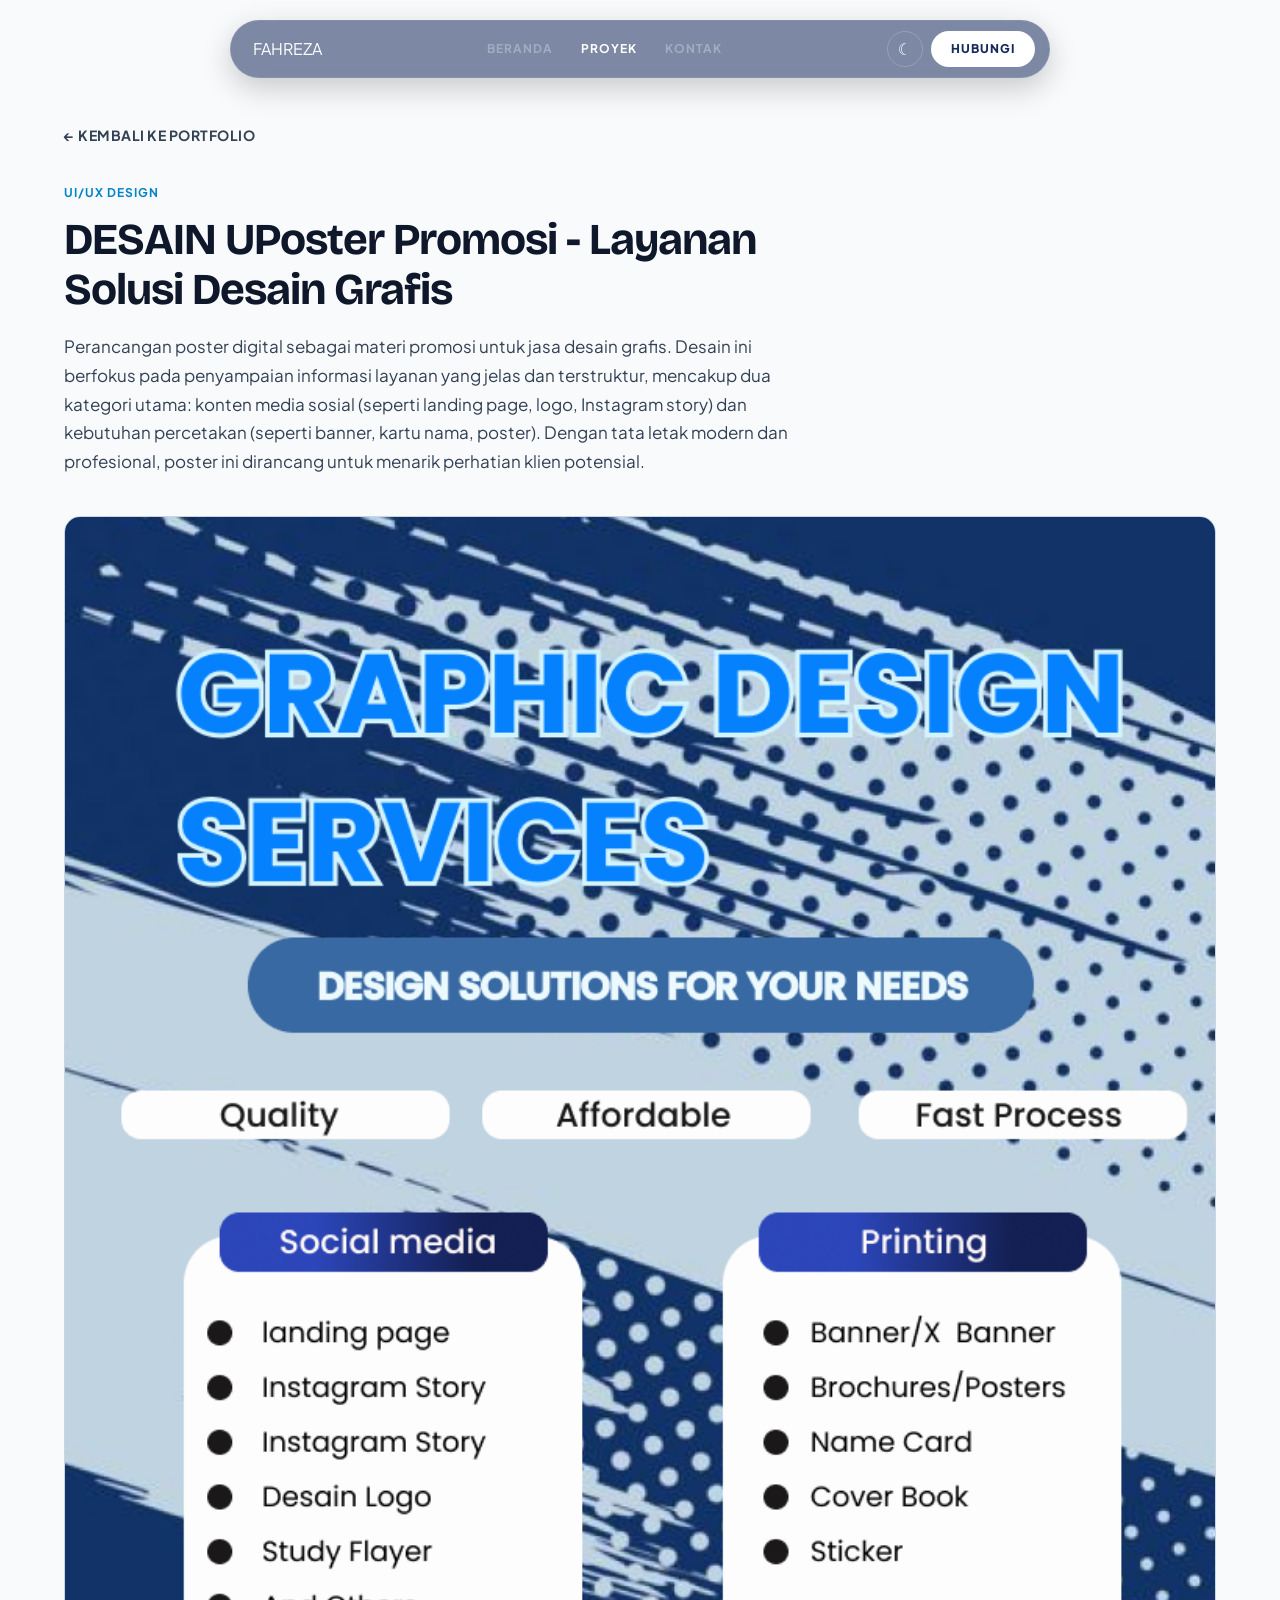
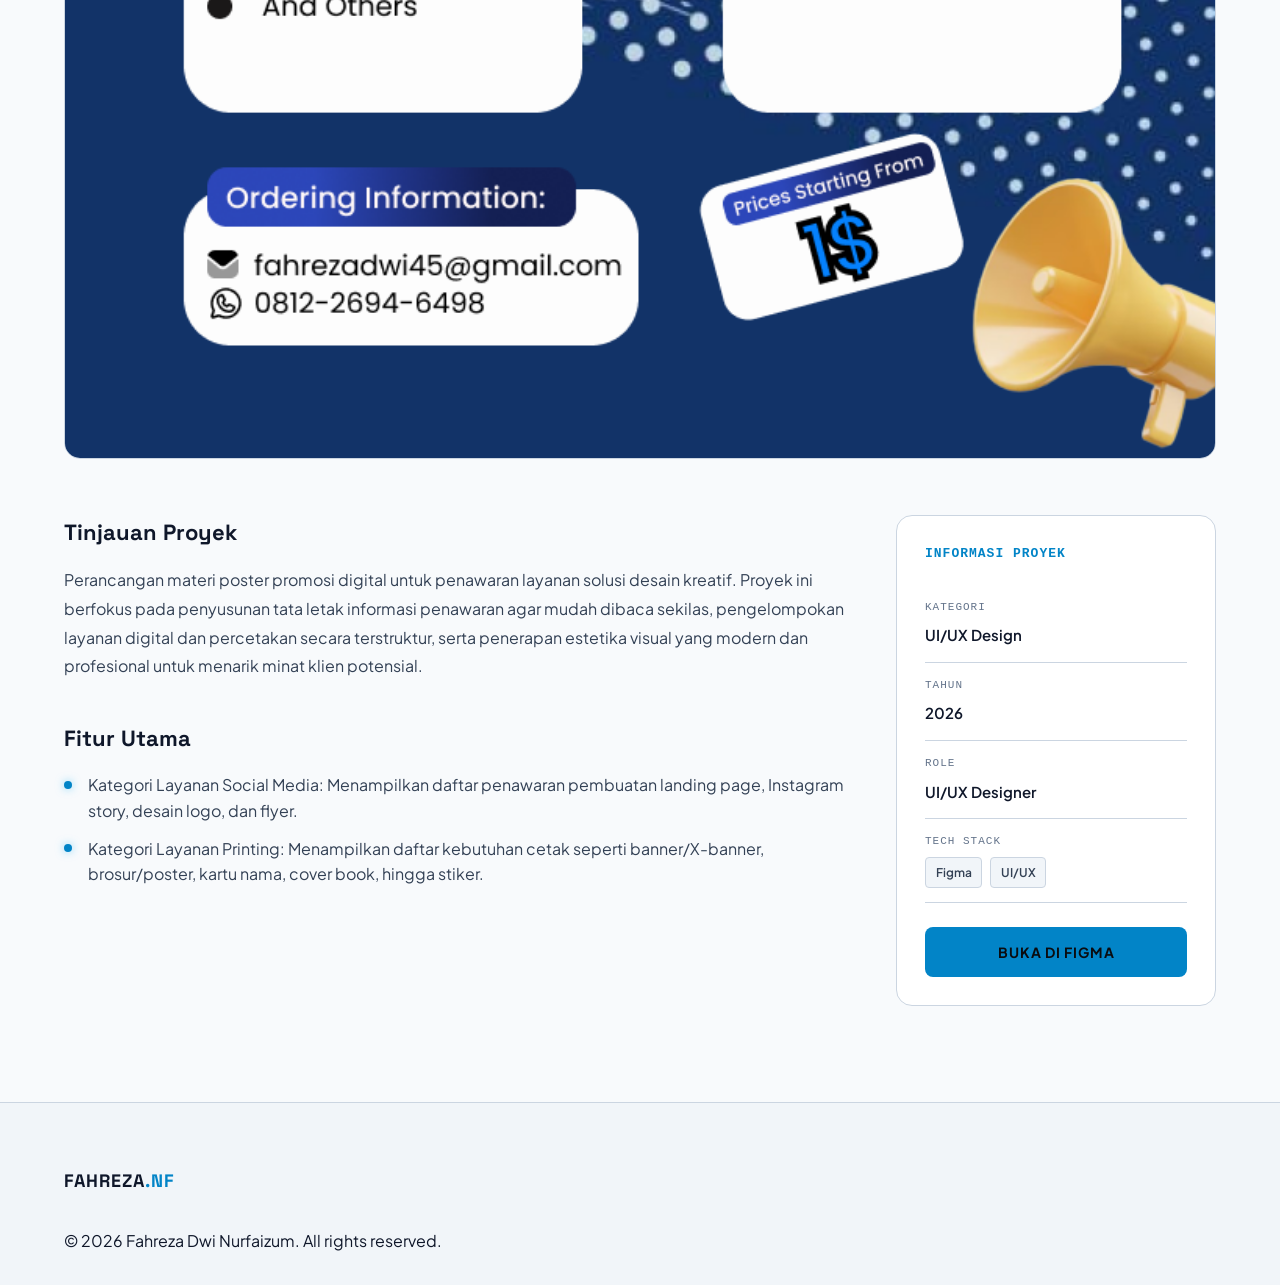
<file: project-detail-9.html>
<!DOCTYPE html>
<html lang="id" data-theme="dark">
<head>
  <meta charset="UTF-8">
  <meta name="viewport" content="width=device-width, initial-scale=1.0">
  <meta name="description" content="Detail Proyek — Fahreza Dwi Nurfaizum Portofolio">
  <meta name="author" content="Fahreza Dwi Nurfaizum">

  <title>Detail Proyek — Fahreza Dwi Nurfaizum</title>

  <!-- Google Fonts Preconnect Hook -->
  <link rel="preconnect" href="https://fonts.googleapis.com">
  <link rel="preconnect" href="https://fonts.gstatic.com" crossorigin>
  <link href="https://fonts.googleapis.com/css2?family=Plus+Jakarta+Sans:wght@400;500;600;700;800&family=Space+Grotesk:wght@500;700&family=Bricolage+Grotesque:opsz,wght@12..96,600..800&family=Reenie+Beanie&display=swap" rel="stylesheet">

  <!-- External Stylesheet Hook -->
  <link rel="stylesheet" href="css/style.css">
</head>
<body>

  <!-- HEADER / NAVBAR (disamakan dengan index.html) -->
  <header class="header-floating" id="header">
    <div class="nav-pill">
      <div class="nav-left">
        <button id="menu-toggle" class="btn-menu-toggle" aria-expanded="false" aria-label="Buka Menu">
          ☰
        </button>
        <a href="index.html#home" class="nav-logo">FAHREZA</a>
      </div>

      <ul class="nav-links" id="nav-menu">
        <li><a href="index.html#home" class="nav-link">BERANDA</a></li>
        <li><a href="index.html#projects" class="nav-link active-link">PROYEK</a></li>
        <li><a href="index.html#contact" class="nav-link">KONTAK</a></li>
      </ul>

      <div class="nav-actions">
        <button id="theme-toggle" class="btn-theme" aria-label="Ubah Tema">
          <span class="theme-icon">☼</span>
        </button>
        <a href="index.html#contact" class="btn-pill-cta">HUBUNGI</a>
      </div>
    </div>
  </header>

  <main id="main-content" class="project-detail-page">
    <section class="section project-detail-hero">
      <div class="container">

        <a href="index.html#projects" class="back-link">← KEMBALI KE PORTFOLIO</a>

        <header class="detail-header">
          <span class="project-category" id="detail-category">UI/UX DESIGN</span>
          <h1 class="detail-title" id="detail-title">DESAIN UPoster Promosi - Layanan Solusi Desain Grafis</h1>
          <p class="detail-subtitle" id="detail-subtitle">Perancangan poster digital sebagai materi promosi untuk jasa desain grafis. Desain ini berfokus pada penyampaian informasi layanan yang jelas dan terstruktur, mencakup dua kategori utama: konten media sosial (seperti landing page, logo, Instagram story) dan kebutuhan percetakan (seperti banner, kartu nama, poster). Dengan tata letak modern dan profesional, poster ini dirancang untuk menarik perhatian klien potensial.</p>
        </header>

        <div class="detail-cover">
          <img src="assets/images/projects/project-9.jpg" alt="Pratinjau Desain UI/UX Aplikasi Mobile" id="detail-image" class="detail-img">
        </div>

        <div class="detail-grid">

          <div class="detail-main-content">
            <h2 class="detail-heading">Tinjauan Proyek</h2>
            <p id="detail-overview">
              Perancangan materi poster promosi digital untuk penawaran layanan solusi desain kreatif. Proyek ini berfokus pada penyusunan tata letak informasi penawaran agar mudah dibaca sekilas, pengelompokan layanan digital dan percetakan secara terstruktur, serta penerapan estetika visual yang modern dan profesional untuk menarik minat klien potensial.
            </p>

            <h2 class="detail-heading">Fitur Utama</h2>
            <ul class="detail-features" id="detail-features">
              <li>Kategori Layanan Social Media: Menampilkan daftar penawaran pembuatan landing page, Instagram story, desain logo, dan flyer.</li>
              <li>Kategori Layanan Printing: Menampilkan daftar kebutuhan cetak seperti banner/X-banner, brosur/poster, kartu nama, cover book, hingga stiker.</li>
            </ul>
          </div>

          <aside class="detail-sidebar">
            <div class="sidebar-box">
              <h3 class="sidebar-title">INFORMASI PROYEK</h3>

              <div class="meta-group">
                <span class="meta-label">KATEGORI</span>
                <span class="meta-val" id="meta-cat">UI/UX Design</span>
              </div>

              <div class="meta-group">
                <span class="meta-label">TAHUN</span>
                <span class="meta-val" id="meta-year">2026</span>
              </div>

              <div class="meta-group">
                <span class="meta-label">ROLE</span>
                <span class="meta-val" id="meta-role">UI/UX Designer</span>
              </div>

              <div class="meta-group">
                <span class="meta-label">TECH STACK</span>
                <div class="tags-wrapper" id="detail-tags">
                  <span class="tag">Figma</span>
                  <span class="tag">UI/UX</span>
                </div>
              </div>

              <div class="sidebar-actions">
                <a href="https://www.figma.com/design/LYkuqlhqaVQKKvZfODpkdv/Untitled?node-id=0-1&t=lesq20hu6yVxkmSW-1" target="_blank" rel="noopener noreferrer" class="btn btn-primary btn-full" id="link-figma">BUKA DI FIGMA</a>
              </div>
            </div>
          </aside>

        </div>

      </div>
    </section>
  </main>

  <footer class="footer">
    <div class="container footer-container">
      <div class="footer-brand">
        <a href="index.html#home" class="footer-logo">FAHREZA<span class="logo-accent">.NF</span></a>
      </div>
      <p class="copyright">&copy; 2026 Fahreza Dwi Nurfaizum. All rights reserved.</p>
    </div>
  </footer>

  <script src="js/script.js"></script>
</body>
</html>
</file>
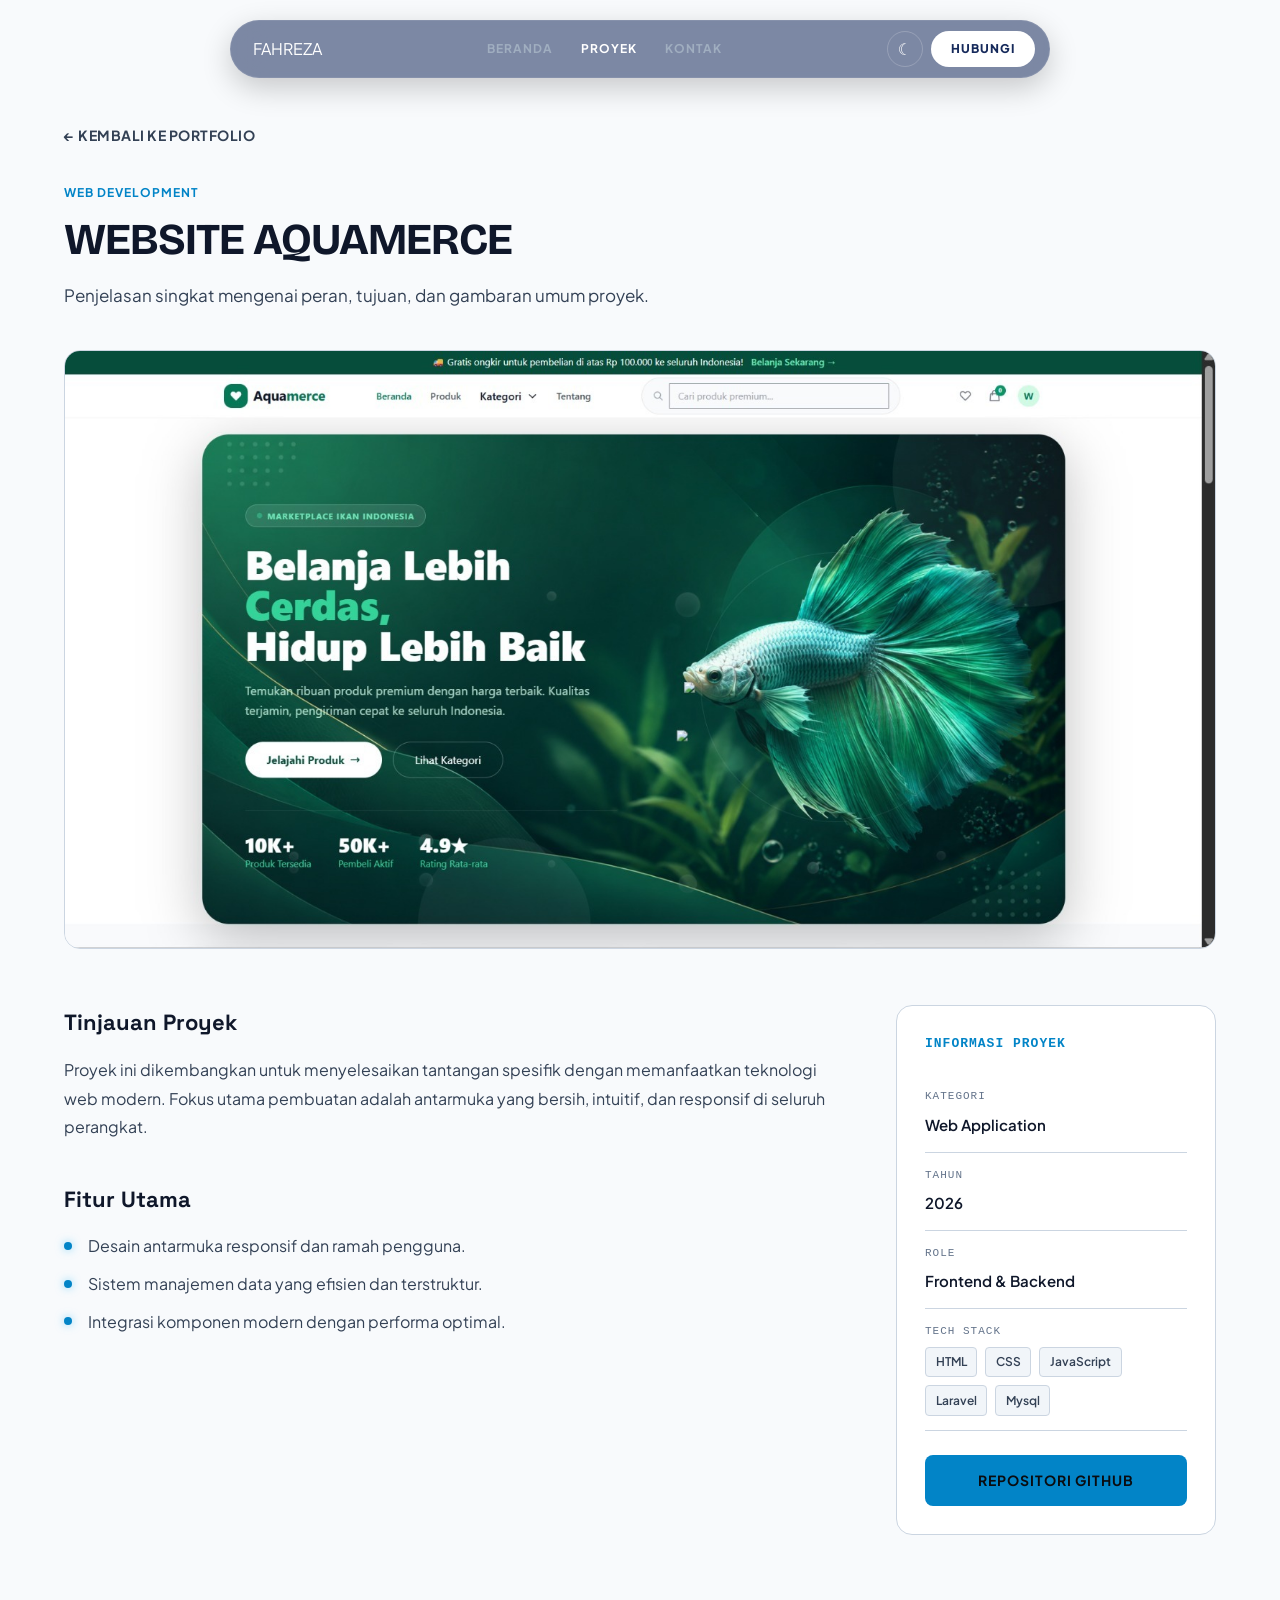
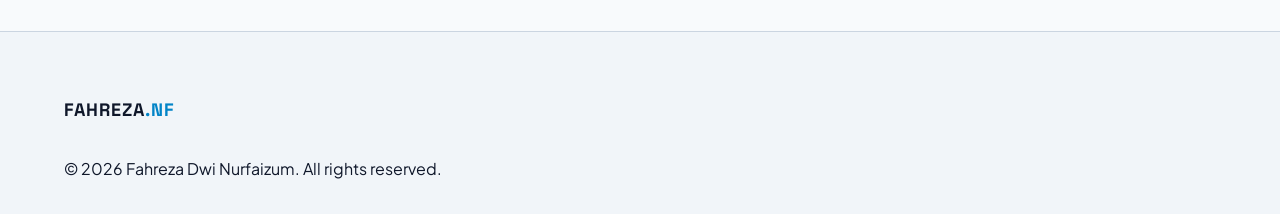
<file: project-detail.html>
<!DOCTYPE html>
<html lang="id" data-theme="dark">
<head>
  <meta charset="UTF-8">
  <meta name="viewport" content="width=device-width, initial-scale=1.0">
  <meta name="description" content="Detail Proyek — Fahreza Dwi Nurfaizum Portofolio">
  <meta name="author" content="Fahreza Dwi Nurfaizum">

  <title>Detail Proyek — Fahreza Dwi Nurfaizum</title>

  <!-- Google Fonts Preconnect Hook -->
  <link rel="preconnect" href="https://fonts.googleapis.com">
  <link rel="preconnect" href="https://fonts.gstatic.com" crossorigin>
  <link href="https://fonts.googleapis.com/css2?family=Plus+Jakarta+Sans:wght@400;500;600;700;800&family=Space+Grotesk:wght@500;700&family=Bricolage+Grotesque:opsz,wght@12..96,600..800&family=Reenie+Beanie&display=swap" rel="stylesheet">

  <!-- External Stylesheet Hook -->
  <link rel="stylesheet" href="css/style.css">
</head>
<body>

  <!-- CUSTOM CURSOR -->
  <div class="cursor-dot" id="cursor-dot" aria-hidden="true"></div>
  <div class="cursor-ring" id="cursor-ring" aria-hidden="true"></div>

  <!-- HEADER / NAVBAR (disamakan dengan index.html) -->
  <header class="header-floating" id="header">
    <div class="nav-pill">
      <div class="nav-left">
        <button id="menu-toggle" class="btn-menu-toggle" aria-expanded="false" aria-label="Buka Menu">
          ☰
        </button>
        <a href="index.html#home" class="nav-logo">FAHREZA</a>
      </div>

      <ul class="nav-links" id="nav-menu">
        <li><a href="index.html#home" class="nav-link">BERANDA</a></li>
        <li><a href="index.html#projects" class="nav-link active-link">PROYEK</a></li>
        <li><a href="index.html#contact" class="nav-link">KONTAK</a></li>
      </ul>

      <div class="nav-actions">
        <button id="theme-toggle" class="btn-theme" aria-label="Ubah Tema">
          <span class="theme-icon">☼</span>
        </button>
        <a href="index.html#contact" class="btn-pill-cta">HUBUNGI</a>
      </div>
    </div>
  </header>

  <main id="main-content" class="project-detail-page">
    <section class="section project-detail-hero">
      <div class="container">
        
        <a href="index.html#projects" class="back-link">← KEMBALI KE PORTFOLIO</a>

        <header class="detail-header">
          <span class="project-category" id="detail-category">WEB DEVELOPMENT</span>
          <h1 class="detail-title" id="detail-title">WEBSITE AQUAMERCE</h1>
          <p class="detail-subtitle" id="detail-subtitle">Penjelasan singkat mengenai peran, tujuan, dan gambaran umum proyek.</p>
        </header>

        <div class="detail-cover">
          <img src="assets/images/projects/project-1.jpg" alt="Pratinjau Proyek Utama" id="detail-image" class="detail-img">
        </div>

        <div class="detail-grid">
          
          <div class="detail-main-content">
            <h2 class="detail-heading">Tinjauan Proyek</h2>
            <p id="detail-overview">
              Proyek ini dikembangkan untuk menyelesaikan tantangan spesifik dengan memanfaatkan teknologi web modern. Fokus utama pembuatan adalah antarmuka yang bersih, intuitif, dan responsif di seluruh perangkat.
            </p>

            <h2 class="detail-heading">Fitur Utama</h2>
            <ul class="detail-features" id="detail-features">
              <li>Desain antarmuka responsif dan ramah pengguna.</li>
              <li>Sistem manajemen data yang efisien dan terstruktur.</li>
              <li>Integrasi komponen modern dengan performa optimal.</li>
            </ul>
          </div>

          <aside class="detail-sidebar">
            <div class="sidebar-box">
              <h3 class="sidebar-title">INFORMASI PROYEK</h3>
              
              <div class="meta-group">
                <span class="meta-label">KATEGORI</span>
                <span class="meta-val" id="meta-cat">Web Application</span>
              </div>

              <div class="meta-group">
                <span class="meta-label">TAHUN</span>
                <span class="meta-val" id="meta-year">2026</span>
              </div>

              <div class="meta-group">
                <span class="meta-label">ROLE</span>
                <span class="meta-val" id="meta-role">Frontend & Backend</span>
              </div>

              <div class="meta-group">
                <span class="meta-label">TECH STACK</span>
                <div class="tags-wrapper" id="detail-tags">
                  <span class="tag">HTML</span>
                  <span class="tag">CSS</span>
                  <span class="tag">JavaScript</span>
                  <span class="tag">Laravel</span>
                  <span class="tag">Mysql</span>
                </div>
              </div>

              <div class="sidebar-actions">
                <a href="https://github.com/fahrezadwi42-ops/Aquamerce.git" target="_blank" rel="noopener noreferrer" class="btn btn-primary btn-full" id="link-github">REPOSITORI GITHUB</a>
              </div>
            </div>
          </aside>

        </div>

      </div>
    </section>
  </main>

  <footer class="footer">
    <div class="container footer-container">
      <div class="footer-brand">
        <a href="index.html#home" class="footer-logo">FAHREZA<span class="logo-accent">.NF</span></a>
      </div>
      <p class="copyright">&copy; 2026 Fahreza Dwi Nurfaizum. All rights reserved.</p>
    </div>
  </footer>

  <script src="js/script.js"></script>
</body>
</html>
</file>
<file: css/style.css>
/* ==========================================================================
   01. DESIGN SYSTEM & CUSTOM PROPERTIES
   ========================================================================== */
:root {
  /* Color Palette - Dark Theme (Default) */
  --bg-primary: #0a0c10;
  --bg-secondary: #12161f;
  --bg-tertiary: #1a202c;
  --text-primary: #f8fafc;
  --text-secondary: #94a3b8;
  --text-muted: #64748b;
  --accent-color: #38bdf8;
  --accent-hover: #0284c7;
  --border-color: #1e293b;
  --card-bg: #111827;
  --shadow-color: rgba(0, 0, 0, 0.5);

  /* Nav Pill Theme Colors */
  --nav-bg: #162a5b;
  --nav-item-active: #274182;
  --nav-text: #ffffff;
  --nav-text-muted: #a0aec0;

  /* Typography */
  --font-body: 'Plus Jakarta Sans', system-ui, -apple-system, sans-serif;
  --font-heading: 'Space Grotesk', system-ui, -apple-system, sans-serif;
  --font-display: 'Bricolage Grotesque', 'Space Grotesk', system-ui, -apple-system, sans-serif;
  --font-signature: 'Reenie Beanie', cursive;

  /* Spacing & Layout */
  --container-max: 1200px;
  --header-height: 90px;
  --radius-sm: 4px;
  --radius-md: 8px;
  --radius-lg: 16px;
  --transition: all 0.3s cubic-bezier(0.16, 1, 0.3, 1);
}

[data-theme="light"] {
  --bg-primary: #f8fafc;
  --bg-secondary: #f1f5f9;
  --bg-tertiary: #e2e8f0;
  --text-primary: #0f172a;
  --text-secondary: #334155;
  --text-muted: #64748b;
  --accent-color: #0284c7;
  --accent-hover: #0369a1;
  --border-color: #cbd5e1;
  --card-bg: #ffffff;
  --shadow-color: rgba(0, 0, 0, 0.08);

  --nav-bg: #162a5b;
  --nav-item-active: #274182;
  --nav-text: #ffffff;
  --nav-text-muted: #a0aec0;
}

/* Base Reset */
*, *::before, *::after {
  box-sizing: border-box;
  margin: 0;
  padding: 0;
}

html {
  scroll-behavior: smooth;
  font-size: 16px;
  overflow-x: hidden;
  overscroll-behavior-x: none;
  width: 100%;
}

body {
  background-color: var(--bg-primary);
  color: var(--text-primary);
  font-family: var(--font-body);
  line-height: 1.6;
  overflow-x: hidden;
  overscroll-behavior-x: none;
  width: 100%;
  -webkit-font-smoothing: antialiased;
}

img {
  max-width: 100%;
  height: auto;
  display: block;
}

a {
  color: inherit;
  text-decoration: none;
}

ul {
  list-style: none;
}

button, input, textarea {
  font: inherit;
  color: inherit;
  background: none;
  border: none;
}

button {
  cursor: pointer;
}

/* Focus Visible Accessibility */
:focus-visible {
  outline: 2px solid var(--accent-color);
  outline-offset: 4px;
}

/* ==========================================================================
   01b. CURSOR DUST TRAIL (digambar di canvas, bukan elemen DOM — jauh lebih halus)
   ========================================================================== */
#dust-canvas {
  position: fixed;
  inset: 0;
  pointer-events: none;
  z-index: 9999;
  mix-blend-mode: screen;
}

/* ==========================================================================
   01c. PRELOADER / OPENING SCREEN
   ========================================================================== */
#preloader {
  position: fixed;
  inset: 0;
  z-index: 99999;
  background-color: var(--bg-primary);
  display: flex;
  align-items: center;
  justify-content: center;
  transition: opacity 0.6s ease, visibility 0.6s ease;
}

#preloader.hidden {
  opacity: 0;
  visibility: hidden;
  pointer-events: none;
}

body.loading {
  overflow: hidden;
}

/* SAFETY NET: kalau karena suatu sebab JS gagal jalan / macet,
   preloader dipaksa hilang otomatis setelah 6 detik lewat CSS animation,
   supaya halaman TIDAK PERNAH terjebak tampil hitam selamanya. */
#preloader {
  animation: forceHidePreloader 0.01s linear 6s forwards;
}

@keyframes forceHidePreloader {
  to {
    opacity: 0;
    visibility: hidden;
    pointer-events: none;
  }
}

/* SAFETY NET: kalau IntersectionObserver gagal / tidak sempat jalan,
   semua section [data-reveal] dipaksa tampil setelah 6.5 detik juga,
   supaya konten (termasuk Proyek) tidak pernah tersembunyi selamanya. */
[data-reveal] {
  animation: forceRevealSection 0.01s linear 6.5s forwards;
}

@keyframes forceRevealSection {
  to {
    opacity: 1;
    transform: none;
  }
}

.preloader-content {
  display: flex;
  flex-direction: column;
  align-items: center;
  gap: 1.5rem;
  width: 100%;
  max-width: 90vw;
  min-width: 0;
  padding: 0 1.5rem;
  box-sizing: border-box;
}

.preloader-logo {
  font-family: var(--font-display);
  font-size: 2.5rem;
  font-weight: 800;
  letter-spacing: 4px;
  display: block;
  width: 100%;
  max-width: 100%;
  min-width: 0;
  text-align: center;
  overflow-wrap: break-word;
  word-break: break-word;
  white-space: normal;
  line-height: 1.2;
}

.preloader-letter {
  display: inline-block;
  opacity: 0;
  transform: translateY(16px);
  animation: letterReveal 0.5s cubic-bezier(0.16, 1, 0.3, 1) forwards;
  color: var(--accent-color);
  filter: drop-shadow(0 0 12px rgba(56, 189, 248, 0.6));
}

.preloader-letter:nth-child(1) { animation-delay: 0.05s; }
.preloader-letter:nth-child(2) { animation-delay: 0.1s; }
.preloader-letter:nth-child(3) { animation-delay: 0.15s; }
.preloader-letter:nth-child(4) { animation-delay: 0.2s; }
.preloader-letter:nth-child(5) { animation-delay: 0.25s; }
.preloader-letter:nth-child(6) { animation-delay: 0.3s; }
.preloader-letter:nth-child(7) { animation-delay: 0.35s; }

@keyframes letterReveal {
  to { opacity: 1; transform: translateY(0); }
}

.preloader-bar {
  width: 220px;
  height: 3px;
  background-color: var(--bg-tertiary);
  border-radius: 10px;
  overflow: hidden;
}

.preloader-bar-fill {
  height: 100%;
  width: 0%;
  background-color: var(--accent-color);
  box-shadow: 0 0 10px rgba(56, 189, 248, 0.7);
  border-radius: 10px;
  transition: width 0.2s ease-out;
}

.preloader-percent {
  font-family: monospace;
  font-size: 0.75rem;
  letter-spacing: 1px;
  color: var(--text-muted);
}

@media (prefers-reduced-motion: reduce) {
  .preloader-letter { animation: none; opacity: 1; transform: none; }
}

/* ==========================================================================
   01c-r. PRELOADER — RESPONSIVE
   ========================================================================== */
@media (max-width: 700px) {
  .preloader-logo {
    font-size: 1.75rem;
    letter-spacing: 2px;
  }

  .preloader-bar {
    width: 180px;
  }
}

@media (max-width: 425px) {
  .preloader-content {
    gap: 1.25rem;
    padding: 0 1.25rem;
  }

  .preloader-logo {
    font-size: 1.25rem;
    letter-spacing: 1px;
    text-align: center;
  }

  .preloader-bar {
    width: 150px;
  }

  .preloader-percent {
    font-size: 0.6875rem;
  }
}

@media (max-width: 380px) {
  .preloader-logo {
    font-size: 1.05rem;
    letter-spacing: 0.5px;
  }

  .preloader-bar {
    width: 120px;
  }
}

/* Container */
.container {
  width: 100%;
  max-width: var(--container-max);
  margin: 0 auto;
  padding: 0 1.5rem;
}

.section {
  padding: 6rem 0;
}

/* ==========================================================================
   02. FLOATING PILL NAVBAR / HEADER
   ========================================================================== */
/* Progress bar tipis di paling atas layar, mengisi sesuai posisi scroll */
.scroll-progress {
  position: fixed;
  top: 0;
  right: 0;
  width: 3px;
  height: 0%;
  background: linear-gradient(180deg, var(--accent-color), #ffffff, var(--accent-color));
  z-index: 1001;
  transition: height 0.1s linear;
  pointer-events: none;
}

.header-floating {
  position: fixed;
  top: 20px;
  left: 0;
  right: 0;
  width: 100%;
  z-index: 1000;
  display: flex;
  justify-content: center;
  align-items: center;
  padding: 0 1rem;
  background: transparent;
  transition: top 0.4s ease;
}

.header-floating.scrolled {
  top: 12px;
}

.nav-pill {
  display: flex;
  align-items: center;
  justify-content: space-between;
  gap: 0.5rem;
  background-color: rgba(22, 42, 91, 0.55);
  backdrop-filter: blur(16px);
  -webkit-backdrop-filter: blur(16px);
  padding: 10px 14px;
  border-radius: 50px;
  border: 1px solid rgba(255, 255, 255, 0.08);
  box-shadow: 0 10px 30px rgba(0, 0, 0, 0.2);
  max-width: 820px;
  width: 100%;
  transition: background-color 0.4s ease, padding 0.4s ease, box-shadow 0.4s ease, border-color 0.4s ease;
}

/* Saat halaman di-scroll: navbar jadi lebih solid, sedikit lebih ramping */
.header-floating.scrolled .nav-pill {
  background-color: var(--nav-bg);
  padding: 7px 12px;
  border-color: var(--border-color);
  box-shadow: 0 12px 34px rgba(0, 0, 0, 0.4);
}

.nav-left {
  display: flex;
  align-items: center;
  gap: 0.75rem;
}

.nav-logo {
  display: inline-flex;
  align-items: center;
  padding-left: 0.5rem;
  color: var(--nav-text);
}

.nav-logo-mark {
  height: 30px;
  width: auto;
  flex-shrink: 0;
  transition: transform 0.4s cubic-bezier(0.34, 1.56, 0.64, 1);
}

.nav-logo:hover .nav-logo-mark {
  transform: scale(1.08);
}

.nav-links {
  position: relative;
  display: flex;
  align-items: center;
  gap: 2px;
  margin: 0;
  padding: 0;
}

/* Pill indicator yang meluncur halus di belakang menu aktif */
.nav-indicator {
  position: absolute;
  top: 0;
  left: 0;
  height: 100%;
  border-radius: 30px;
  background-color: var(--nav-item-active);
  box-shadow: 0 2px 10px rgba(0, 0, 0, 0.25);
  transition: transform 0.4s cubic-bezier(0.16, 1, 0.3, 1), width 0.4s cubic-bezier(0.16, 1, 0.3, 1);
  pointer-events: none;
  z-index: 0;
}

.nav-link {
  position: relative;
  z-index: 1;
  color: var(--nav-text-muted);
  font-size: 0.75rem;
  font-weight: 700;
  letter-spacing: 1px;
  padding: 8px 13px;
  border-radius: 30px;
  text-transform: uppercase;
  transition: var(--transition);
  display: inline-block;
}

.nav-link:hover {
  color: var(--nav-text);
  background-color: rgba(255, 255, 255, 0.06);
}

.nav-link.active-link {
  color: var(--nav-text);
}

.nav-actions {
  display: flex;
  align-items: center;
  gap: 0.5rem;
}

.btn-pill-cta {
  position: relative;
  overflow: hidden;
  background-color: #ffffff;
  color: var(--nav-bg);
  font-weight: 800;
  font-size: 0.75rem;
  letter-spacing: 1px;
  padding: 8px 20px;
  border-radius: 30px;
  text-transform: uppercase;
  transition: var(--transition);
  display: inline-flex;
  align-items: center;
  justify-content: center;
}

.btn-pill-cta::before {
  content: '';
  position: absolute;
  top: 0;
  left: -60%;
  width: 40%;
  height: 100%;
  background: linear-gradient(120deg, transparent, rgba(56, 189, 248, 0.35), transparent);
  transform: skewX(-20deg);
  transition: left 0.6s ease;
}

.btn-pill-cta:hover::before {
  left: 130%;
}

.btn-pill-cta:hover {
  background-color: #f0f4f8;
  transform: translateY(-1px);
}

.btn-theme {
  width: 36px;
  height: 36px;
  border-radius: 50%;
  border: 1px solid rgba(255, 255, 255, 0.2);
  display: flex;
  align-items: center;
  justify-content: center;
  font-size: 1rem;
  color: #ffffff;
  transition: var(--transition);
}

.theme-icon {
  display: inline-block;
  transition: transform 0.5s cubic-bezier(0.34, 1.56, 0.64, 1);
}

.btn-theme:active .theme-icon {
  transform: rotate(180deg);
}

.btn-theme:hover {
  border-color: #ffffff;
  background-color: rgba(255, 255, 255, 0.1);
}

.btn-menu-toggle {
  display: none;
  font-size: 1.25rem;
  color: #ffffff;
  padding: 4px;
}

/* ==========================================================================
   03. HERO SECTION & SCI-FI FLOATING VISUAL
   ========================================================================== */
.hero-container {
  display: grid;
  grid-template-columns: 1.1fr 0.9fr;
  gap: 3rem;
  align-items: center;
  padding-top: calc(var(--header-height) + 2rem);
  min-height: calc(100vh - var(--header-height));
}

.hero-badge {
  display: inline-flex;
  align-items: center;
  gap: 0.625rem;
  padding: 0.5rem 1rem;
  background-color: var(--bg-secondary);
  border: 1px solid var(--border-color);
  border-radius: 50px;
  font-size: 0.75rem;
  font-weight: 600;
  margin-bottom: 1.5rem;
  width: fit-content;
  white-space: nowrap;
}

.status-indicator {
  flex-shrink: 0;
  width: 7px;
  height: 7px;
  background-color: #22c55e;
  border-radius: 50%;
  box-shadow: 0 0 6px rgba(34, 197, 94, 0.7);
}

.status-text {
  color: var(--text-secondary);
  letter-spacing: 0.5px;
}

.hero-greeting {
  font-size: 1rem;
  font-weight: 700;
  color: var(--accent-color);
  letter-spacing: 2px;
  margin-bottom: 0.5rem;
}

.hero-title {
  font-family: var(--font-display);
  font-size: 3.75rem;
  font-weight: 700;
  line-height: 1.08;
  letter-spacing: -1.5px;
  margin-bottom: 1rem;
}

.title-line {
  display: block;
}

.title-accent {
  font-weight: 800;
  background: linear-gradient(100deg, var(--accent-color) 0%, #ffffff 35%, var(--accent-color) 65%, #ffffff 100%);
  background-size: 220% auto;
  -webkit-background-clip: text;
  background-clip: text;
  color: transparent;
  animation: shimmerTitle 6s ease-in-out infinite, pulseGlow 4s ease-in-out infinite alternate;
}

@keyframes shimmerTitle {
  0% { background-position: 0% center; }
  50% { background-position: -140% center; }
  100% { background-position: 0% center; }
}


@keyframes pulseGlow {
  from { filter: drop-shadow(0 0 6px rgba(56, 189, 248, 0.2)); }
  to   { filter: drop-shadow(0 0 16px rgba(56, 189, 248, 0.45)); }
}

.hero-role {
  font-family: monospace;
  font-size: 1.25rem;
  font-weight: 500;
  color: var(--text-secondary);
  letter-spacing: 0.5px;
  margin-bottom: 1.5rem;
  overflow-wrap: break-word;
  padding: 0 2px;
}

.hero-description {
  color: var(--text-secondary);
  font-size: 1.0625rem;
  line-height: 1.75;
  max-width: 600px;
  margin-bottom: 2rem;
  overflow-wrap: break-word;
  padding: 0 2px;
}

.hero-actions {
  display: flex;
  flex-wrap: wrap;
  gap: 1rem;
  margin-bottom: 2.5rem;
}

/* Buttons */
.btn {
  display: inline-flex;
  align-items: center;
  justify-content: center;
  padding: 0.875rem 1.75rem;
  font-size: 0.875rem;
  font-weight: 700;
  letter-spacing: 1px;
  border-radius: var(--radius-md);
  transition: var(--transition);
  min-height: 48px;
}

.btn-primary {
  background-color: var(--accent-color);
  color: #0a0c10;
}

.btn-primary:hover {
  background-color: var(--accent-hover);
  color: #ffffff;
}

.btn-secondary {
  background-color: var(--bg-secondary);
  color: var(--text-primary);
  border: 1px solid var(--border-color);
}

.btn-secondary:hover {
  border-color: var(--accent-color);
  color: var(--accent-color);
}

.btn-outline {
  border: 1px solid var(--accent-color);
  color: var(--accent-color);
}

.btn-outline:hover {
  background-color: var(--accent-color);
  color: #0a0c10;
}

.btn-small {
  padding: 0.5rem 1rem;
  font-size: 0.75rem;
  min-height: 38px;
}

.btn-full {
  width: 100%;
}

.hero-socials {
  display: flex;
  align-items: center;
  gap: 1.25rem;
  font-size: 0.875rem;
}

.socials-label {
  color: var(--text-muted);
  font-weight: 700;
  letter-spacing: 1px;
}

.social-links {
  display: flex;
  gap: 1.5rem;
  flex-wrap: wrap;
}

.social-links a {
  display: inline-flex;
  align-items: center;
  gap: 0.4rem;
  color: var(--text-secondary);
  font-weight: 600;
  font-size: 0.8125rem;
  letter-spacing: 0.5px;
  transition: var(--transition);
}

.social-links a:hover {
  color: var(--accent-color);
  transform: translateY(-1px);
}

.social-icon {
  width: 16px;
  height: 16px;
  flex-shrink: 0;
  transition: var(--transition);
}

/* Visual Card Layout */
.hero-visual {
  display: flex;
  justify-content: center;
  align-items: center;
  perspective: 1000px;
  transform-style: preserve-3d;
}

.hero-profile-wrapper {
  width: 100%;
  max-width: 460px;
  animation: heroFloat 5s ease-in-out infinite alternate !important;
  transform-style: preserve-3d;
}

@keyframes heroFloat {
  0% { transform: translateY(0px) rotate(0deg); }
  50% { transform: translateY(-14px) rotate(1deg); }
  100% { transform: translateY(0px) rotate(0deg); }
}

/* IKON TEKNOLOGI MELAYANG — TANPA LINGKARAN/BADGE, MURNI IKONNYA SAJA */
.orbit-container {
  position: absolute;
  top: 0;
  left: 0;
  width: 100%;
  height: 100%;
  border-radius: 50%;
  animation: spinOrbit 40s linear infinite;
  pointer-events: none;
  z-index: 10;
}

@keyframes spinOrbit {
  0% { transform: rotate(0deg); }
  100% { transform: rotate(360deg); }
}

.orbit-icon {
  position: absolute;
  display: flex;
  align-items: center;
  justify-content: center;
  width: 46px;
  height: 46px;
  font-size: 22px;
  background: var(--bg-secondary);
  border: 1px solid var(--border-color);
  border-radius: 14px;
  box-shadow: 0 8px 20px rgba(0, 0, 0, 0.35);
  transform: translate(-50%, -50%);
  animation: counterSpin 40s linear infinite;
}

@keyframes counterSpin {
  0% { transform: translate(-50%, -50%) rotate(0deg); }
  100% { transform: translate(-50%, -50%) rotate(-360deg); }
}

/* Ikon polos (tanpa class 'colored') pakai warna aksen; border dipertegas supaya
   kotaknya tetap terlihat jelas, sama seperti ikon berwarna lainnya */
.orbit-icon:not(.colored) {
  color: var(--accent-color);
  border-color: rgba(56, 189, 248, 0.4);
}

/* Ikon berwarna (devicon 'colored') pakai warna asli brand-nya */
.orbit-icon.colored {
}

/* Sebaran 5 ikon mengitari lingkaran 420px (radius 210px, pusat 210,210) */
.orbit-icon:nth-child(1) { top:    0.0px; left:  210.0px; }
.orbit-icon:nth-child(2) { top:  145.1px; left:  409.7px; }
.orbit-icon:nth-child(3) { top:  379.9px; left:  333.4px; }
.orbit-icon:nth-child(4) { top:  379.9px; left:   86.6px; }
.orbit-icon:nth-child(5) { top:  145.1px; left:   10.3px; }

/* KARTU PENGAMPU UTAMA */
.profile-floating-card {
  position: relative;
  width: 420px;
  height: 420px;
  margin: auto;
  background: transparent;
  display: flex;
  align-items: center;
  justify-content: center;
  will-change: transform;
}

.profile-floating-card::before,
.profile-floating-card::after {
  display: none;
}

/* Bingkai Foto — tepi memudar lembut ke background */
.main-photo-frame {
  position: relative;
  width: 400px;
  height: 400px;
  margin: 0;
  border-radius: 50%;
  overflow: visible;
  background: transparent;
  z-index: 2;
}

/* Cahaya lembut di belakang foto */
.main-photo-frame::before {
  content: '';
  position: absolute;
  inset: -14%;
  border-radius: 50%;
  background: radial-gradient(circle at 50% 45%, rgba(56, 189, 248, 0.3) 0%, rgba(56, 189, 248, 0.09) 45%, transparent 70%);
  filter: blur(22px);
  z-index: -1;
  animation: glowBreathe 4s ease-in-out infinite alternate;
}

@keyframes glowBreathe {
  from { opacity: 0.65; transform: scale(0.97); }
  to   { opacity: 1;    transform: scale(1.04); }
}

.photo-inner-wrapper {
  width: 100%;
  height: 100%;
  border-radius: 50%;
  overflow: hidden;
  -webkit-mask-image: radial-gradient(circle at 50% 50%, #000 56%, rgba(0, 0, 0, 0.7) 76%, transparent 97%);
  mask-image: radial-gradient(circle at 50% 50%, #000 56%, rgba(0, 0, 0, 0.7) 76%, transparent 97%);
}

.photo-inner-wrapper::after {
  display: none;
}

/* Foto sengaja di-zoom sedikit supaya ada ruang bergeser saat parallax */
.main-photo {
  width: 100%;
  height: 100%;
  object-fit: cover;
  display: block;
  filter: contrast(1.06) saturate(1.06);
  transform: scale(1.14);
  will-change: transform;
}

/* ==========================================================================
   04. SECTION HEADERS & COMMON STYLES
   ========================================================================== */
.section-header {
  display: flex;
  align-items: center;
  gap: 1rem;
  margin-bottom: 3rem;
}

.section-number {
  font-family: var(--font-heading);
  font-size: 1.25rem;
  font-weight: 700;
  color: var(--accent-color);
}
.section-number:empty { display: none; }

.section-title {
  font-family: var(--font-heading);
  font-size: 2rem;
  font-weight: 700;
  letter-spacing: 1px;
}

.section-description {
  color: var(--text-secondary);
  max-width: 600px;
  margin-bottom: 2rem;
}

/* ==========================================================================
   05. ABOUT SECTION
   ========================================================================== */
.about-content {
  display: grid;
  grid-template-columns: 1fr 1fr;
  gap: 4rem;
}

.about-heading {
  font-size: 1.5rem;
  font-weight: 700;
  line-height: 1.4;
  margin-bottom: 1.5rem;
}

.about-bio p {
  color: var(--text-secondary);
  margin-bottom: 1rem;
}

/* Kartu sertifikat tunggal di dalam section Tentang Saya */
.about-certificate {
  position: relative;
  display: flex;
  align-items: center;
  gap: 1.25rem;
  margin-top: 1.75rem;
  padding: 1rem;
  background-color: var(--card-bg);
  border: 1px solid var(--border-color);
  border-radius: var(--radius-md);
  transition: var(--transition);
}

.about-certificate:hover {
  border-color: var(--accent-color);
}

.about-certificate-thumb {
  flex-shrink: 0;
  width: 68px;
  height: 68px;
  border-radius: var(--radius-sm);
  overflow: hidden;
  background-color: var(--bg-secondary);
  border: 1px solid var(--border-color);
}

.about-certificate-thumb img {
  width: 100%;
  height: 100%;
  object-fit: cover;
}

.about-certificate-info {
  display: flex;
  flex-direction: column;
  gap: 0.2rem;
  min-width: 0;
  padding-right: 2.25rem;
}

.about-certificate-issuer {
  font-size: 0.6875rem;
  font-weight: 700;
  letter-spacing: 1px;
  color: var(--accent-color);
}

.about-certificate-title {
  font-size: 0.9375rem;
  font-weight: 700;
  line-height: 1.35;
}

.about-certificate-date {
  font-family: monospace;
  font-size: 0.75rem;
  color: var(--text-muted);
}

.about-certificate-view {
  position: absolute;
  top: 50%;
  right: 1rem;
  transform: translateY(-50%);
  width: 32px;
  height: 32px;
  flex-shrink: 0;
  display: flex;
  align-items: center;
  justify-content: center;
  border-radius: 50%;
  border: 1px solid var(--border-color);
  color: var(--text-secondary);
  transition: var(--transition);
}

.about-certificate-view svg {
  width: 15px;
  height: 15px;
}

.about-certificate-view:hover {
  border-color: var(--accent-color);
  color: var(--accent-color);
  background-color: rgba(56, 189, 248, 0.08);
}

@media (max-width: 500px) {
  .about-certificate {
    padding: 0.875rem;
    gap: 0.875rem;
  }

  .about-certificate-thumb {
    width: 56px;
    height: 56px;
  }

  .about-certificate-info {
    padding-right: 2rem;
  }

  .about-certificate-title {
    font-size: 0.875rem;
  }
}

.about-cv-btn {
  margin-top: 1.75rem;
  width: fit-content;
}

.about-highlights {
  display: flex;
  flex-direction: column;
  gap: 1.5rem;
}

.highlight-item {
  background-color: var(--card-bg);
  border: 1px solid var(--border-color);
  padding: 1.5rem;
  border-radius: var(--radius-md);
}

.highlight-number {
  font-family: var(--font-heading);
  color: var(--accent-color);
  font-weight: 700;
  display: block;
  margin-bottom: 0.5rem;
}

.highlight-title {
  font-size: 1.125rem;
  margin-bottom: 0.5rem;
}

.highlight-desc {
  color: var(--text-secondary);
  font-size: 0.875rem;
}

/* ==========================================================================
   06. SKILLS SECTION
   ========================================================================== */
.skills-wrapper {
  display: grid;
  grid-template-columns: repeat(auto-fit, minmax(300px, 1fr));
  gap: 2rem;
}

.skill-category {
  background-color: var(--card-bg);
  border: 1px solid var(--border-color);
  padding: 2rem;
  border-radius: var(--radius-lg);
}

.category-title {
  font-family: monospace;
  font-size: 0.875rem;
  color: var(--accent-color);
  margin-bottom: 1.5rem;
}

.skill-list {
  display: flex;
  flex-direction: column;
  gap: 1rem;
}

.skill-item {
  display: flex;
  align-items: center;
  gap: 0.75rem;
  padding: 0.75rem 0;
  border-bottom: 1px solid var(--border-color);
}

.skill-item:last-child {
  border-bottom: none;
}

.skill-icon {
  font-size: 1.25rem;
  color: var(--accent-color);
  flex-shrink: 0;
}

/* Logo GitHub bawaan devicon berwarna hitam solid (bukan pakai currentColor),
   jadi tak terlihat di background gelap — dibalik jadi putih di tema gelap,
   dan dikembalikan normal di tema terang */
.devicon-github-original {
  filter: invert(1);
}

[data-theme="light"] .devicon-github-original {
  filter: invert(0);
}

.skill-number {
  font-family: monospace;
  color: var(--text-muted);
  font-size: 0.75rem;
}

.skill-name {
  font-weight: 600;
  flex: 1;
}

.skill-cat {
  font-size: 0.75rem;
  padding: 0.25rem 0.5rem;
  background-color: var(--bg-secondary);
  border-radius: var(--radius-sm);
  color: var(--text-secondary);
}

/* ==========================================================================
   07. PROJECTS SECTION
   ========================================================================== */
.project-filters {
  display: flex;
  gap: 1rem;
  margin-bottom: 2.5rem;
}

.filter-btn {
  padding: 0.5rem 1.25rem;
  border-radius: var(--radius-md);
  border: 1px solid var(--border-color);
  font-size: 0.875rem;
  font-weight: 700;
  color: var(--text-secondary);
  transition: var(--transition);
}

.filter-btn.active,
.filter-btn:hover {
  background-color: var(--accent-color);
  color: #0a0c10;
  border-color: var(--accent-color);
}

.project-grid {
  display: grid;
  grid-template-columns: repeat(auto-fill, minmax(340px, 1fr));
  gap: 2rem;
}

.project-card {
  background-color: var(--card-bg);
  border: 1px solid var(--border-color);
  border-radius: var(--radius-lg);
  overflow: hidden;
  transition: var(--transition);
  display: flex;
  flex-direction: column;
  height: 100%;
}

.project-card:hover {
  transform: translateY(-4px);
  border-color: var(--accent-color);
}

.project-image-wrapper {
  position: relative;
  aspect-ratio: 16/9;
  background-color: var(--bg-secondary);
  overflow: hidden;
}

.project-image {
  width: 100%;
  height: 100%;
  object-fit: cover;
}

.project-number {
  position: absolute;
  top: 1rem;
  right: 1rem;
  background-color: rgba(10, 12, 16, 0.8);
  padding: 0.25rem 0.5rem;
  border-radius: var(--radius-sm);
  font-family: monospace;
  font-size: 0.75rem;
}
.project-number:empty { display: none; }

.project-content {
  padding: 1.5rem;
  display: flex;
  flex-direction: column;
  flex: 1;
}

.project-category {
  font-size: 0.75rem;
  font-weight: 700;
  color: var(--accent-color);
  letter-spacing: 1px;
}

.project-title {
  font-size: 1.25rem;
  margin: 0.5rem 0;
}

.project-description {
  color: var(--text-secondary);
  font-size: 0.875rem;
  margin-bottom: 1rem;
  /* Dibatasi 3 baris: deskripsi pendek atau panjang tetap makan tinggi
     yang sama, jadi tag dan tombol di bawahnya tidak naik-turun */
  display: -webkit-box;
  -webkit-line-clamp: 3;
  line-clamp: 3;
  -webkit-box-orient: vertical;
  overflow: hidden;
}

.project-tags {
  display: flex;
  flex-wrap: wrap;
  gap: 0.5rem;
  margin-bottom: 1.5rem;
}

.project-tags li {
  font-size: 0.75rem;
  padding: 0.25rem 0.5rem;
  background-color: var(--bg-secondary);
  border-radius: var(--radius-sm);
  color: var(--text-muted);
}

.project-links {
  display: flex;
  gap: 0.5rem;
  /* Didorong ke dasar kartu, supaya tombol selalu sejajar antar kartu
     dalam satu baris, apa pun panjang deskripsi atau jumlah tag di atasnya */
  margin-top: auto;
  padding-top: 1rem;
}

/* ==========================================================================
   07b. PROJECT DETAIL PAGE
   ========================================================================== */
.project-detail-hero {
  padding-top: calc(var(--header-height) + 2rem);
}

.back-link {
  display: inline-flex;
  align-items: center;
  gap: 0.5rem;
  color: var(--text-secondary);
  font-size: 0.875rem;
  font-weight: 700;
  letter-spacing: 0.5px;
  margin-bottom: 2rem;
  transition: var(--transition);
}

.back-link:hover {
  color: var(--accent-color);
  transform: translateX(-4px);
}

.detail-header {
  max-width: 760px;
  margin-bottom: 2.5rem;
}

.detail-header .project-category {
  display: inline-block;
  margin-bottom: 0.75rem;
}

.detail-title {
  font-family: var(--font-display);
  font-size: 2.75rem;
  font-weight: 700;
  letter-spacing: -1px;
  line-height: 1.15;
  margin-bottom: 1rem;
}

.detail-subtitle {
  color: var(--text-secondary);
  font-size: 1.0625rem;
  line-height: 1.7;
}

.detail-cover {
  width: 100%;
  border-radius: var(--radius-lg);
  overflow: hidden;
  background-color: var(--bg-secondary);
  border: 1px solid var(--border-color);
  margin-bottom: 3.5rem;
}

.detail-img {
  width: 100%;
  height: auto;
  display: block;
}

.detail-grid {
  display: grid;
  grid-template-columns: 1fr 320px;
  gap: 3rem;
  align-items: start;
}

.detail-main-content {
  min-width: 0;
}

.detail-heading {
  font-family: var(--font-heading);
  font-size: 1.375rem;
  font-weight: 700;
  margin-bottom: 1rem;
  margin-top: 2.5rem;
}

.detail-heading:first-child {
  margin-top: 0;
}

.detail-main-content p {
  color: var(--text-secondary);
  font-size: 1rem;
  line-height: 1.8;
}

.detail-features {
  display: flex;
  flex-direction: column;
  gap: 0.75rem;
}

.detail-features li {
  position: relative;
  padding-left: 1.5rem;
  color: var(--text-secondary);
  font-size: 1rem;
  line-height: 1.6;
}

.detail-features li::before {
  content: '';
  position: absolute;
  left: 0;
  top: 0.55rem;
  width: 8px;
  height: 8px;
  border-radius: 50%;
  background-color: var(--accent-color);
  box-shadow: 0 0 8px rgba(56, 189, 248, 0.6);
}

.detail-sidebar {
  position: sticky;
  top: calc(var(--header-height) + 1.5rem);
}

.sidebar-box {
  background-color: var(--card-bg);
  border: 1px solid var(--border-color);
  border-radius: var(--radius-lg);
  padding: 1.75rem;
}

.sidebar-title {
  font-family: monospace;
  font-size: 0.8125rem;
  letter-spacing: 1px;
  color: var(--accent-color);
  margin-bottom: 1.25rem;
}

.meta-group {
  padding: 0.875rem 0;
  border-bottom: 1px solid var(--border-color);
}

.meta-group:last-of-type {
  border-bottom: none;
}

.meta-label {
  display: block;
  font-family: monospace;
  font-size: 0.6875rem;
  letter-spacing: 1px;
  color: var(--text-muted);
  margin-bottom: 0.375rem;
}

.meta-val {
  font-weight: 600;
  font-size: 0.9375rem;
  color: var(--text-primary);
}

.tags-wrapper {
  display: flex;
  flex-wrap: wrap;
  gap: 0.5rem;
  margin-top: 0.25rem;
}

.tag {
  font-size: 0.75rem;
  font-weight: 600;
  padding: 0.3rem 0.6rem;
  background-color: var(--bg-secondary);
  border: 1px solid var(--border-color);
  border-radius: var(--radius-sm);
  color: var(--text-secondary);
}

.sidebar-actions {
  display: flex;
  flex-direction: column;
  gap: 0.75rem;
  margin-top: 1.5rem;
}

/* ==========================================================================
   08. EXPERIENCE & EDUCATION TIMELINE
   ========================================================================== */
.timeline, .education-list {
  display: flex;
  flex-direction: column;
  gap: 1.5rem;
}

.timeline-item, .education-item {
  background-color: var(--card-bg);
  border: 1px solid var(--border-color);
  padding: 2rem;
  border-radius: var(--radius-lg);
  display: grid;
  grid-template-columns: 200px 1fr;
  gap: 2rem;
}

.timeline-year, .education-year {
  font-family: monospace;
  color: var(--accent-color);
  font-weight: 700;
}

.timeline-entity, .education-status {
  display: block;
  font-size: 0.875rem;
  color: var(--text-muted);
}

.timeline-role, .institution-name {
  font-size: 1.25rem;
  margin-bottom: 0.5rem;
}

.education-major {
  font-weight: 600;
  color: var(--accent-color);
  margin-bottom: 0.5rem;
}

.timeline-description, .education-description {
  color: var(--text-secondary);
  font-size: 0.9375rem;
}

/* ==========================================================================
   09. CONTACT SECTION
   ========================================================================== */
.contact-wrapper {
  display: grid;
  grid-template-columns: 1fr 1fr;
  gap: 5rem;
  align-items: start;
}

.contact-headline {
  font-family: var(--font-heading);
  font-size: 3.25rem;
  line-height: 1.08;
  letter-spacing: -1px;
  margin: 0 0 1.25rem;
}

.headline-accent {
  color: var(--accent-color);
}

.contact-subtext {
  color: var(--text-secondary);
  max-width: 440px;
  margin-bottom: 2.5rem;
}

/* Email: baris sederhana dengan garis pemisah */
.contact-details {
  max-width: 440px;
  margin-bottom: 2.5rem;
  border-top: 1px solid var(--border-color);
  border-bottom: 1px solid var(--border-color);
}

.detail-item {
  padding: 1.25rem 0;
}

.detail-label {
  display: block;
  font-family: monospace;
  font-size: 0.75rem;
  color: var(--text-muted);
  margin-bottom: 0.25rem;
}

.detail-value {
  font-family: var(--font-heading);
  font-weight: 700;
  font-size: 1.25rem;
  color: var(--text-primary);
  overflow-wrap: anywhere;
  transition: var(--transition);
}

.detail-value:hover {
  color: var(--accent-color);
}

/* Sosial media: teks biasa, tanpa kotak/chip */
.contact-socials .socials-label {
  display: block;
  font-family: monospace;
  font-size: 0.75rem;
  font-weight: 400;
  letter-spacing: 0;
  margin-bottom: 0.75rem;
}

.contact-socials .social-links {
  gap: 1.5rem;
}

/* Form */
.contact-form-container {
  background-color: var(--card-bg);
  border: 1px solid var(--border-color);
  padding: 2.5rem;
  border-radius: var(--radius-lg);
}

.form-group {
  margin-bottom: 1.75rem;
}

/* Label form */
.form-label {
  display: block;
  font-size: 0.75rem;
  font-weight: 700;
  letter-spacing: 1px;
  margin-bottom: 0.25rem;
  color: var(--text-secondary);
}

/* Input hanya bergaris bawah */
.form-input {
  width: 100%;
  padding: 0.75rem 0;
  background: transparent;
  border: none;
  border-bottom: 1px solid var(--border-color);
  border-radius: 0;
  color: var(--text-primary);
  transition: border-color 0.2s ease;
}

.form-input::placeholder {
  color: var(--text-muted);
}

.form-input:focus {
  border-bottom-color: var(--accent-color);
  outline: none;
}

.form-textarea {
  resize: vertical;
  min-height: 110px;
}

.form-status {
  margin-top: 1rem;
  font-size: 0.875rem;
  text-align: center;
}

.form-status.success { color: #22c55e; }
.form-status.error { color: #ef4444; }

.btn[disabled] { opacity: 0.6; cursor: not-allowed; }

@media (max-width: 600px) {
  .contact-headline {
    font-size: 2.25rem;
  }

  .detail-value {
    font-size: 1.0625rem;
  }
}

/* ==========================================================================
   10. FOOTER
   ========================================================================== */
.footer {
  border-top: 1px solid var(--border-color);
  padding: 4rem 0 2rem;
  background-color: var(--bg-secondary);
}

.footer-container {
  display: flex;
  flex-direction: column;
  gap: 2rem;
}

.footer-brand {
  display: flex;
  flex-direction: column;
  gap: 0.5rem;
}

.footer-logo {
  font-family: var(--font-heading);
  font-weight: 800;
  font-size: 1.125rem;
  letter-spacing: 1px;
  color: var(--text-primary);
}

.logo-accent {
  color: var(--accent-color);
}

.footer-desc {
  color: var(--text-secondary);
  font-size: 0.875rem;
}

.footer-links .social-links {
  gap: 1.5rem;
}

.footer-bottom {
  display: flex;
  justify-content: space-between;
  align-items: center;
  padding-top: 2rem;
  border-top: 1px solid var(--border-color);
  font-size: 0.875rem;
  color: var(--text-muted);
}

.back-to-top {
  font-weight: 700;
  transition: var(--transition);
}

.back-to-top:hover {
  color: var(--accent-color);
}

/* ==========================================================================
   11. ANIMATION & REVEAL STATES
   ========================================================================== */
[data-reveal] {
  opacity: 0;
  transform: translateY(20px);
  transition: opacity 0.8s ease, transform 0.8s ease;
}

[data-reveal].revealed {
  opacity: 1;
  transform: translateY(0);
}

@media (prefers-reduced-motion: reduce) {
  html {
    scroll-behavior: auto;
  }
  [data-reveal] {
    opacity: 1;
    transform: none;
    transition: none;
  }
  .hero-profile-wrapper, .orbit-container, .orbit-icon, .main-photo-frame, .main-photo-frame::before, .title-accent {
    animation: none;
  }
}

/* ==========================================================================
   12. RESPONSIVE BREAKPOINTS (320px to 1920px)
   ========================================================================== */
@media (max-width: 1024px) {
  /* Tablet/HP: hilangkan tinggi minimum layar penuh + padding ganda
     yang bikin ruang kosong besar di antara navbar dan badge */
  .section.hero {
    padding-top: 6rem;
  }

  .hero-container {
    grid-template-columns: 1fr;
    gap: 3.5rem;
    min-width: 0;
    min-height: auto;
    padding-top: 0;
  }

  .hero-content {
    text-align: center;
    min-width: 0;
  }

  .hero-visual {
    min-width: 0;
  }

  .hero-badge {
    flex-wrap: wrap;
    justify-content: center;
    max-width: 100%;
  }

  .status-text {
    min-width: 0;
    white-space: normal;
  }

  .hero-title,
  .hero-role,
  .hero-description {
    overflow-wrap: break-word;
    word-break: break-word;
    max-width: 100%;
  }

  .hero-description {
    margin: 0 auto 2rem auto;
    width: 100%;
    box-sizing: border-box;
    /* Paragraf dibuat rata kanan-kiri (justify), bukan rata tengah,
       supaya tepi kiri dan kanan teksnya lurus rapi */
    text-align: justify;
    text-align-last: center;
  }

  .about-bio p {
    text-align: justify;
  }

  .hero-actions, .hero-socials {
    justify-content: center;
  }

  .hero-socials {
    flex-wrap: wrap;
  }

  .about-content, .contact-wrapper {
    grid-template-columns: 1fr;
  }
}

@media (max-width: 900px) {
  .detail-grid {
    grid-template-columns: 1fr;
  }

  .detail-sidebar {
    position: static;
  }
}

@media (max-width: 868px) {
  .btn-menu-toggle {
    display: flex;
  }

  .nav-indicator {
    display: none;
  }

  .nav-link.active-link {
    background-color: var(--nav-item-active);
    color: var(--nav-text);
    box-shadow: 0 2px 10px rgba(0, 0, 0, 0.25);
  }

  .nav-links {
    position: fixed;
    top: 80px;
    left: -100%;
    width: 80%;
    max-width: 300px;
    height: auto;
    background-color: var(--nav-bg);
    border-radius: 20px;
    box-shadow: 0 10px 30px rgba(0, 0, 0, 0.4);
    padding: 2rem;
    flex-direction: column;
    gap: 0.75rem;
    transition: var(--transition);
  }

  .nav-links.active {
    left: 1rem;
  }

  .nav-link {
    width: 100%;
    text-align: center;
  }

  .hero-title {
    font-size: 2.5rem;
  }

  .timeline-item, .education-item {
    grid-template-columns: 1fr;
    gap: 0.5rem;
  }

  .footer-bottom {
    flex-direction: column;
    gap: 1rem;
    text-align: center;
  }
}

@media (max-width: 600px) {
  .header-floating {
    top: 12px;
    padding: 0 0.75rem;
  }

  .nav-pill {
    padding: 6px 8px;
    flex-wrap: nowrap;
  }

  .nav-logo {
    padding-left: 0.25rem;
  }

  .nav-logo-mark {
    height: 26px;
  }

  .nav-actions {
    gap: 0.5rem;
  }

  .btn-pill-cta {
    padding: 6px 14px;
    font-size: 0.65rem;
    letter-spacing: 0.5px;
  }

  .btn-theme {
    width: 32px;
    height: 32px;
    font-size: 0.9rem;
  }

  .btn-menu-toggle {
    font-size: 1.1rem;
  }
}

/* Breakpoint tengah — jembatan supaya lingkaran foto tidak terlalu besar
   di tablet/HP lebar sedang, sebelum kena breakpoint 425px */
@media (max-width: 700px) {
  .profile-floating-card {
    width: 340px;
    height: 340px;
  }

  .main-photo-frame {
    width: 330px;
    height: 330px;
  }

  .orbit-icon {
    width: 38px;
    height: 38px;
    font-size: 18px;
  }

  .orbit-icon:nth-child(1) { top:    0.0px; left:  170.0px; }
  .orbit-icon:nth-child(2) { top:  117.5px; left:  331.7px; }
  .orbit-icon:nth-child(3) { top:  307.5px; left:  269.9px; }
  .orbit-icon:nth-child(4) { top:  307.5px; left:   70.1px; }
  .orbit-icon:nth-child(5) { top:  117.5px; left:    8.3px; }

  .skill-category {
    padding: 1.5rem;
  }

  .skill-item {
    flex-wrap: wrap;
    row-gap: 0.35rem;
  }

  .skill-cat {
    margin-left: auto;
  }
}

@media (max-width: 425px) {
  .section {
    padding: 4rem 0;
  }

  .container {
    padding: 0 1.25rem;
  }

  .hero-container {
    padding-top: 0;
    gap: 2.5rem;
  }

  .hero-badge {
    font-size: 0.6875rem;
    padding: 0.375rem 0.875rem;
    text-align: center;
    margin-bottom: 1.25rem;
  }

  .hero-greeting {
    font-size: 0.875rem;
    letter-spacing: 1.5px;
    margin-bottom: 0.375rem;
  }

  .hero-title {
    font-size: 2.125rem;
    line-height: 1.15;
    letter-spacing: -0.5px;
    margin-bottom: 0.875rem;
  }

  .hero-role {
    font-size: 0.9375rem;
    margin-bottom: 1.25rem;
  }

  .hero-description {
    font-size: 0.9375rem;
    line-height: 1.65;
    margin: 0 auto 1.75rem auto;
    max-width: 340px;
  }

  .hero-actions {
    flex-direction: column;
    gap: 0.75rem;
    margin-bottom: 2rem;
  }

  .hero-socials {
    gap: 0.875rem;
    row-gap: 0.75rem;
  }

  .profile-floating-card {
    width: 300px;
    height: 300px;
  }

  .main-photo-frame {
    width: 290px;
    height: 290px;
  }

  .orbit-icon {
    width: 34px;
    height: 34px;
    font-size: 16px;
  }

  .orbit-icon:nth-child(1) { top:    0.0px; left:  150.0px; }
  .orbit-icon:nth-child(2) { top:  103.6px; left:  292.7px; }
  .orbit-icon:nth-child(3) { top:  271.4px; left:  238.2px; }
  .orbit-icon:nth-child(4) { top:  271.4px; left:   61.8px; }
  .orbit-icon:nth-child(5) { top:  103.6px; left:    7.3px; }

  .btn {
    width: 100%;
  }

  .section-title {
    font-size: 1.5rem;
  }

  .detail-title {
    font-size: 2rem;
  }

  .project-detail-hero {
    padding-top: calc(var(--header-height) + 1rem);
  }

  .contact-headline {
    font-size: 1.875rem;
  }

  .contact-form-container {
    padding: 1.5rem;
  }

  .timeline-item, .education-item {
    padding: 1.5rem;
  }

  .project-grid {
    grid-template-columns: 1fr;
  }
}

@media (max-width: 380px) {
  .container {
    padding: 0 1rem;
  }

  .hero-title {
    font-size: 1.85rem;
  }

  .hero-role {
    font-size: 0.875rem;
  }

  .hero-description {
    font-size: 0.875rem;
    max-width: 300px;
  }

  .profile-floating-card {
    width: 250px;
    height: 250px;
  }

  .main-photo-frame {
    width: 240px;
    height: 240px;
  }

  .orbit-icon {
    width: 28px;
    height: 28px;
    font-size: 14px;
  }

  .orbit-icon:nth-child(1) { top:    0.0px; left:  125.0px; }
  .orbit-icon:nth-child(2) { top:   86.4px; left:  243.9px; }
  .orbit-icon:nth-child(3) { top:  226.1px; left:  198.5px; }
  .orbit-icon:nth-child(4) { top:  226.1px; left:   51.5px; }
  .orbit-icon:nth-child(5) { top:   86.4px; left:    6.1px; }

}
</file>
